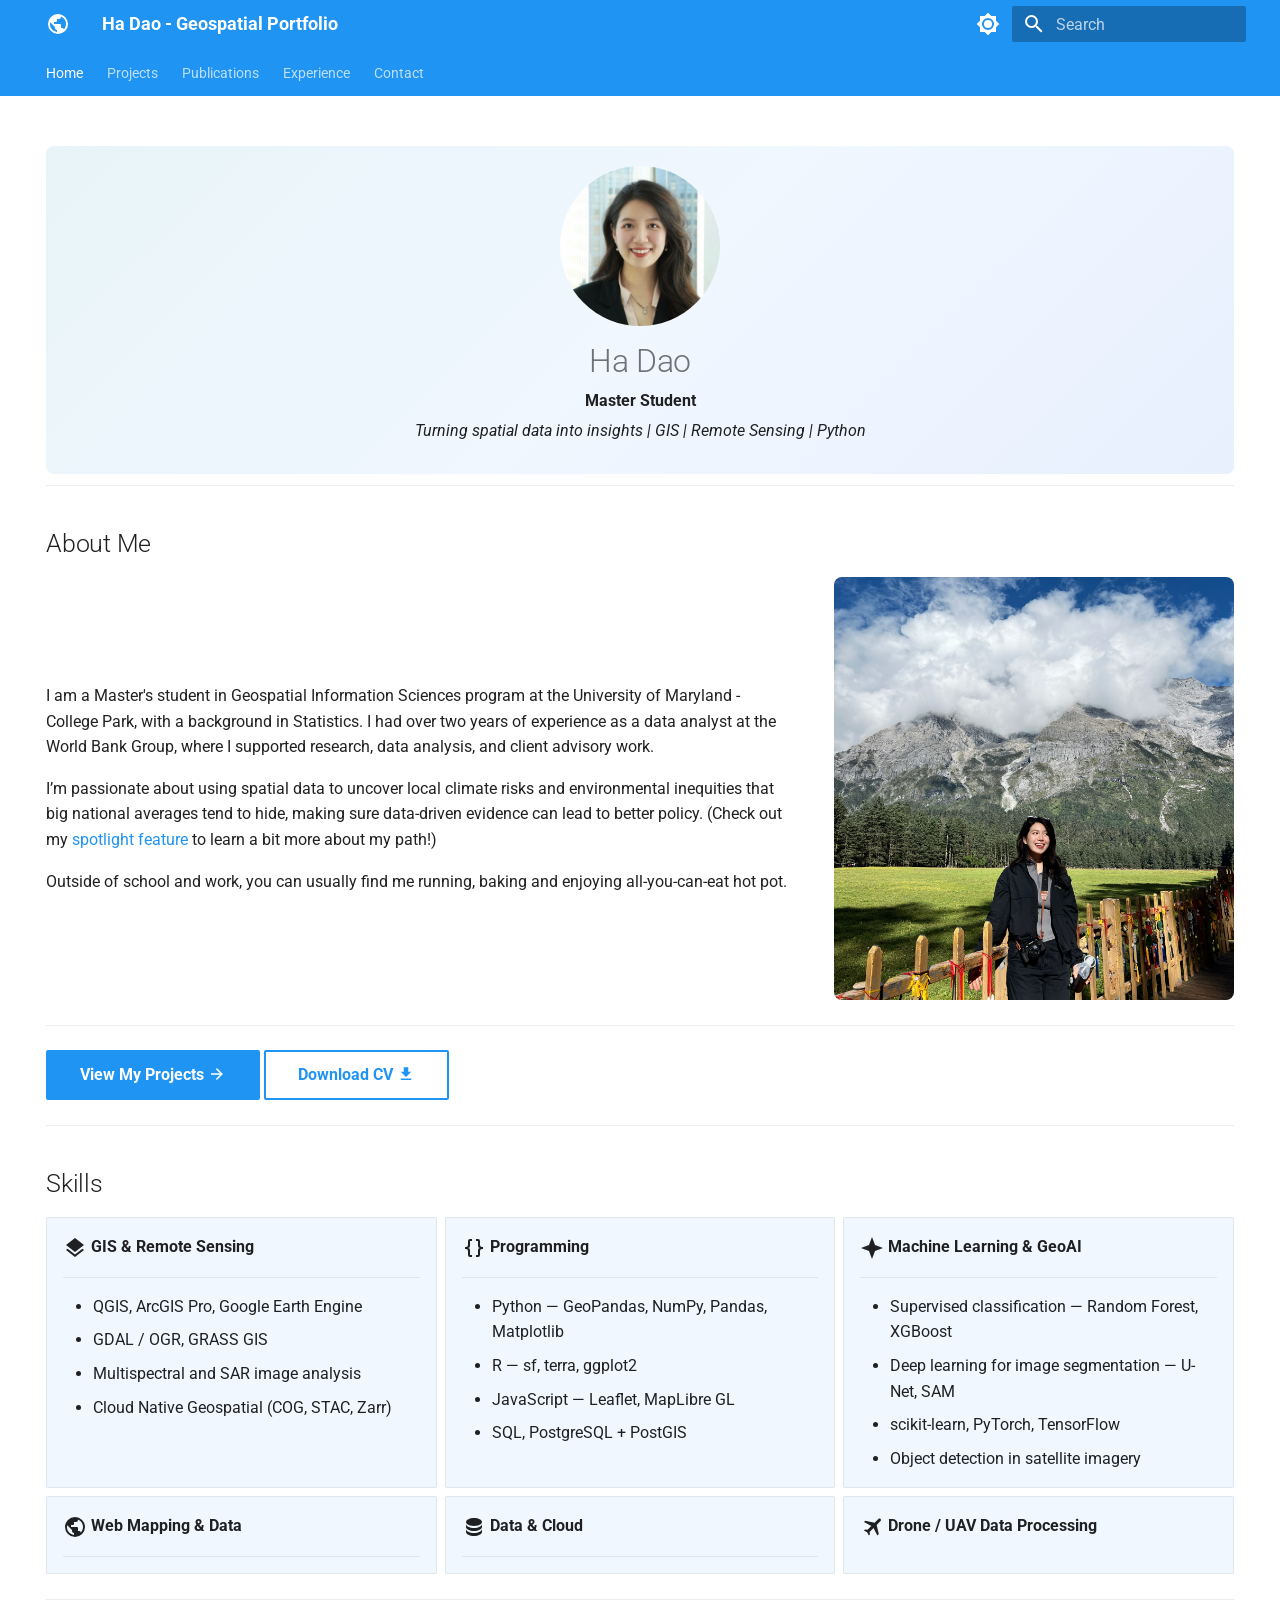
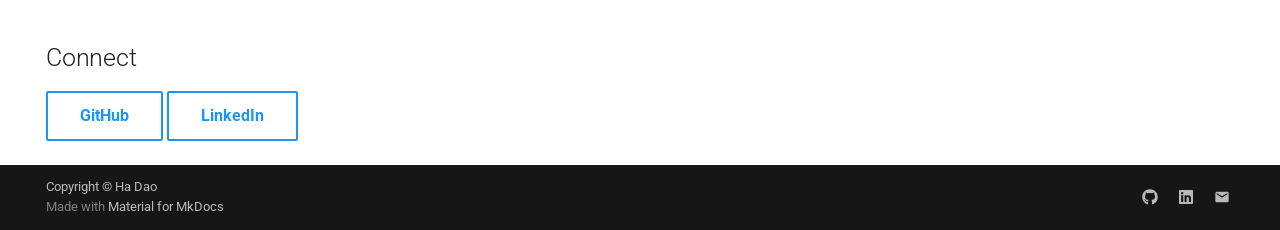
<file: index.html>
<!doctype html>
<html lang="en" class="no-js">
  <head>
    
      <meta charset="utf-8">
      <meta name="viewport" content="width=device-width,initial-scale=1">
      
        <meta name="description" content="Ha's Portfolio — GIS, Remote Sensing, and Spatial Data Science">
      
      
        <meta name="author" content="Ha Dao">
      
      
        <link rel="canonical" href="https://ha-hdao.github.io/ha-hdao.github.io/">
      
      
      
        <link rel="next" href="projects/">
      
      
        
      
      
      <link rel="icon" href="assets/images/favicon.png">
      <meta name="generator" content="mkdocs-1.6.1, mkdocs-material-9.8.0">
    
    
      
        <title>Ha Dao - Geospatial Portfolio</title>
      
    
    
      <link rel="stylesheet" href="assets/stylesheets/main.57a0d79d.min.css">
      
        
        <link rel="stylesheet" href="assets/stylesheets/palette.fb2fffe2.min.css">
      
      


    
    
      
    
    
      
        
        
        <link rel="preconnect" href="https://fonts.gstatic.com" crossorigin>
        <link rel="stylesheet" href="https://fonts.googleapis.com/css?family=Roboto:300,300i,400,400i,700,700i%7CRoboto+Mono:400,400i,700,700i&display=fallback">
        <style>:root{--md-text-font:"Roboto";--md-code-font:"Roboto Mono"}</style>
      
    
    
      <link rel="stylesheet" href="assets/css/extra.css">
    
    <script>__md_scope=new URL(".",location),__md_hash=e=>[...e].reduce(((e,_)=>(e<<5)-e+_.charCodeAt(0)),0),__md_get=(e,_=localStorage,t=__md_scope)=>JSON.parse(_.getItem(t.pathname+"."+e)),__md_set=(e,_,t=localStorage,a=__md_scope)=>{try{t.setItem(a.pathname+"."+e,JSON.stringify(_))}catch(e){}}</script>
    
      

    
    
  </head>
  
  
    
    
      
    
    
    
    
    <body dir="ltr" data-md-color-scheme="default" data-md-color-primary="blue" data-md-color-accent="amber">
  
    
    <input class="md-toggle" data-md-toggle="drawer" type="checkbox" id="__drawer" autocomplete="off">
    <input class="md-toggle" data-md-toggle="search" type="checkbox" id="__search" autocomplete="off">
    <label class="md-overlay" for="__drawer"></label>
    <div data-md-component="skip">
      
        
        <a href="#about-me" class="md-skip">
          Skip to content
        </a>
      
    </div>
    <div data-md-component="announce">
      
    </div>
    
    
      

<header class="md-header" data-md-component="header">
  <nav class="md-header__inner md-grid" aria-label="Header">
    <a href="." title="Ha Dao - Geospatial Portfolio" class="md-header__button md-logo" aria-label="Ha Dao - Geospatial Portfolio" data-md-component="logo">
      
  
  <svg xmlns="http://www.w3.org/2000/svg" viewBox="0 0 24 24"><path d="M17.9 17.39c-.26-.8-1.01-1.39-1.9-1.39h-1v-3a1 1 0 0 0-1-1H8v-2h2a1 1 0 0 0 1-1V7h2a2 2 0 0 0 2-2v-.41a7.984 7.984 0 0 1 2.9 12.8M11 19.93c-3.95-.49-7-3.85-7-7.93 0-.62.08-1.22.21-1.79L9 15v1a2 2 0 0 0 2 2m1-16A10 10 0 0 0 2 12a10 10 0 0 0 10 10 10 10 0 0 0 10-10A10 10 0 0 0 12 2"/></svg>

    </a>
    <label class="md-header__button md-icon" for="__drawer">
      
      <svg xmlns="http://www.w3.org/2000/svg" viewBox="0 0 24 24"><path d="M3 6h18v2H3zm0 5h18v2H3zm0 5h18v2H3z"/></svg>
    </label>
    <div class="md-header__title" data-md-component="header-title">
      <div class="md-header__ellipsis">
        <div class="md-header__topic">
          <span class="md-ellipsis">
            Ha Dao - Geospatial Portfolio
          </span>
        </div>
        <div class="md-header__topic" data-md-component="header-topic">
          <span class="md-ellipsis">
            
              Home
            
          </span>
        </div>
      </div>
    </div>
    
      
        <form class="md-header__option" data-md-component="palette">
  
    
    
    
    <input class="md-option" data-md-color-media="" data-md-color-scheme="default" data-md-color-primary="blue" data-md-color-accent="amber"  aria-label="Switch to dark mode"  type="radio" name="__palette" id="__palette_0">
    
      <label class="md-header__button md-icon" title="Switch to dark mode" for="__palette_1" hidden>
        <svg xmlns="http://www.w3.org/2000/svg" viewBox="0 0 24 24"><path d="M12 8a4 4 0 0 0-4 4 4 4 0 0 0 4 4 4 4 0 0 0 4-4 4 4 0 0 0-4-4m0 10a6 6 0 0 1-6-6 6 6 0 0 1 6-6 6 6 0 0 1 6 6 6 6 0 0 1-6 6m8-9.31V4h-4.69L12 .69 8.69 4H4v4.69L.69 12 4 15.31V20h4.69L12 23.31 15.31 20H20v-4.69L23.31 12z"/></svg>
      </label>
    
  
    
    
    
    <input class="md-option" data-md-color-media="" data-md-color-scheme="slate" data-md-color-primary="indigo" data-md-color-accent="blue"  aria-label="Switch to light mode"  type="radio" name="__palette" id="__palette_1">
    
      <label class="md-header__button md-icon" title="Switch to light mode" for="__palette_0" hidden>
        <svg xmlns="http://www.w3.org/2000/svg" viewBox="0 0 24 24"><path d="M12 18c-.89 0-1.74-.2-2.5-.55C11.56 16.5 13 14.42 13 12s-1.44-4.5-3.5-5.45C10.26 6.2 11.11 6 12 6a6 6 0 0 1 6 6 6 6 0 0 1-6 6m8-9.31V4h-4.69L12 .69 8.69 4H4v4.69L.69 12 4 15.31V20h4.69L12 23.31 15.31 20H20v-4.69L23.31 12z"/></svg>
      </label>
    
  
</form>
      
    
    
      <script>var palette=__md_get("__palette");if(palette&&palette.color){if("(prefers-color-scheme)"===palette.color.media){var media=matchMedia("(prefers-color-scheme: light)"),input=document.querySelector(media.matches?"[data-md-color-media='(prefers-color-scheme: light)']":"[data-md-color-media='(prefers-color-scheme: dark)']");palette.color.media=input.getAttribute("data-md-color-media"),palette.color.scheme=input.getAttribute("data-md-color-scheme"),palette.color.primary=input.getAttribute("data-md-color-primary"),palette.color.accent=input.getAttribute("data-md-color-accent")}for(var[key,value]of Object.entries(palette.color))document.body.setAttribute("data-md-color-"+key,value)}</script>
    
    
    
      
      
        <label class="md-header__button md-icon" for="__search">
          
          <svg xmlns="http://www.w3.org/2000/svg" viewBox="0 0 24 24"><path d="M9.5 3A6.5 6.5 0 0 1 16 9.5c0 1.61-.59 3.09-1.56 4.23l.27.27h.79l5 5-1.5 1.5-5-5v-.79l-.27-.27A6.52 6.52 0 0 1 9.5 16 6.5 6.5 0 0 1 3 9.5 6.5 6.5 0 0 1 9.5 3m0 2C7 5 5 7 5 9.5S7 14 9.5 14 14 12 14 9.5 12 5 9.5 5"/></svg>
        </label>
        <div class="md-search" data-md-component="search" role="dialog">
  <label class="md-search__overlay" for="__search"></label>
  <div class="md-search__inner" role="search">
    <form class="md-search__form" name="search">
      <input type="text" class="md-search__input" name="query" aria-label="Search" placeholder="Search" autocapitalize="off" autocorrect="off" autocomplete="off" spellcheck="false" data-md-component="search-query" required>
      <label class="md-search__icon md-icon" for="__search">
        
        <svg xmlns="http://www.w3.org/2000/svg" viewBox="0 0 24 24"><path d="M9.5 3A6.5 6.5 0 0 1 16 9.5c0 1.61-.59 3.09-1.56 4.23l.27.27h.79l5 5-1.5 1.5-5-5v-.79l-.27-.27A6.52 6.52 0 0 1 9.5 16 6.5 6.5 0 0 1 3 9.5 6.5 6.5 0 0 1 9.5 3m0 2C7 5 5 7 5 9.5S7 14 9.5 14 14 12 14 9.5 12 5 9.5 5"/></svg>
        
        <svg xmlns="http://www.w3.org/2000/svg" viewBox="0 0 24 24"><path d="M20 11v2H8l5.5 5.5-1.42 1.42L4.16 12l7.92-7.92L13.5 5.5 8 11z"/></svg>
      </label>
      <nav class="md-search__options" aria-label="Search">
        
        <button type="reset" class="md-search__icon md-icon" title="Clear" aria-label="Clear" tabindex="-1">
          
          <svg xmlns="http://www.w3.org/2000/svg" viewBox="0 0 24 24"><path d="M19 6.41 17.59 5 12 10.59 6.41 5 5 6.41 10.59 12 5 17.59 6.41 19 12 13.41 17.59 19 19 17.59 13.41 12z"/></svg>
        </button>
      </nav>
      
    </form>
    <div class="md-search__output">
      <div class="md-search__scrollwrap" tabindex="0" data-md-scrollfix>
        <div class="md-search-result" data-md-component="search-result">
          <div class="md-search-result__meta">
            Initializing search
          </div>
          <ol class="md-search-result__list" role="presentation"></ol>
        </div>
      </div>
    </div>
  </div>
</div>
      
    
    
  </nav>
  
</header>
    
    <div class="md-container" data-md-component="container">
      
      
        
          
            
<nav class="md-tabs" aria-label="Tabs" data-md-component="tabs">
  <div class="md-grid">
    <ul class="md-tabs__list">
      
        
  
  
  
    
  
  
    <li class="md-tabs__item md-tabs__item--active">
      <a href="." class="md-tabs__link">
        
  
  
    
  
  Home

      </a>
    </li>
  

      
        
  
  
  
  
    
    
      <li class="md-tabs__item">
        <a href="projects/" class="md-tabs__link">
          
  
  
  Projects

        </a>
      </li>
    
  

      
        
  
  
  
  
    <li class="md-tabs__item">
      <a href="publications/" class="md-tabs__link">
        
  
  
    
  
  Publications

      </a>
    </li>
  

      
        
  
  
  
  
    <li class="md-tabs__item">
      <a href="experience/" class="md-tabs__link">
        
  
  
    
  
  Experience

      </a>
    </li>
  

      
        
  
  
  
  
    <li class="md-tabs__item">
      <a href="contact/" class="md-tabs__link">
        
  
  
    
  
  Contact

      </a>
    </li>
  

      
    </ul>
  </div>
</nav>
          
        
      
      <main class="md-main" data-md-component="main">
        <div class="md-main__inner md-grid">
          
            
              
                
              
              <div class="md-sidebar md-sidebar--primary" data-md-component="sidebar" data-md-type="navigation" hidden>
                <div class="md-sidebar__scrollwrap">
                  <div class="md-sidebar__inner">
                    


  


<nav class="md-nav md-nav--primary md-nav--lifted" aria-label="Navigation" data-md-level="0">
  <label class="md-nav__title" for="__drawer">
    <a href="." title="Ha Dao - Geospatial Portfolio" class="md-nav__button md-logo" aria-label="Ha Dao - Geospatial Portfolio" data-md-component="logo">
      
  
  <svg xmlns="http://www.w3.org/2000/svg" viewBox="0 0 24 24"><path d="M17.9 17.39c-.26-.8-1.01-1.39-1.9-1.39h-1v-3a1 1 0 0 0-1-1H8v-2h2a1 1 0 0 0 1-1V7h2a2 2 0 0 0 2-2v-.41a7.984 7.984 0 0 1 2.9 12.8M11 19.93c-3.95-.49-7-3.85-7-7.93 0-.62.08-1.22.21-1.79L9 15v1a2 2 0 0 0 2 2m1-16A10 10 0 0 0 2 12a10 10 0 0 0 10 10 10 10 0 0 0 10-10A10 10 0 0 0 12 2"/></svg>

    </a>
    Ha Dao - Geospatial Portfolio
  </label>
  
  <ul class="md-nav__list" data-md-scrollfix>
    
      
      
  
  
    
  
  
  
    <li class="md-nav__item md-nav__item--active">
      
      <input class="md-nav__toggle md-toggle" type="checkbox" id="__toc">
      
      
      
        <label class="md-nav__link md-nav__link--active" for="__toc">
          
  
  
  <span class="md-ellipsis">
    
  
    Home
  

    
  </span>
  
  

          <span class="md-nav__icon md-icon"></span>
        </label>
      
      <a href="." class="md-nav__link md-nav__link--active">
        
  
  
  <span class="md-ellipsis">
    
  
    Home
  

    
  </span>
  
  

      </a>
      
        

<nav class="md-nav md-nav--secondary" aria-label="Table of contents">
  
  
  
  
    <label class="md-nav__title" for="__toc">
      <span class="md-nav__icon md-icon"></span>
      Table of contents
    </label>
    <ul class="md-nav__list" data-md-component="toc" data-md-scrollfix>
      
        <li class="md-nav__item">
  <a href="#about-me" class="md-nav__link">
    <span class="md-ellipsis">
      
        About Me
      
    </span>
  </a>
  
</li>
      
        <li class="md-nav__item">
  <a href="#skills" class="md-nav__link">
    <span class="md-ellipsis">
      
        Skills
      
    </span>
  </a>
  
</li>
      
        <li class="md-nav__item">
  <a href="#connect" class="md-nav__link">
    <span class="md-ellipsis">
      
        Connect
      
    </span>
  </a>
  
</li>
      
    </ul>
  
</nav>
      
    </li>
  

    
      
      
  
  
  
  
    
    
    
    
      
      
    
    
    <li class="md-nav__item md-nav__item--nested">
      
        
        
        <input class="md-nav__toggle md-toggle " type="checkbox" id="__nav_2" >
        
          
          <label class="md-nav__link" for="__nav_2" id="__nav_2_label" tabindex="0">
            
  
  
  <span class="md-ellipsis">
    
  
    Projects
  

    
  </span>
  
  

            <span class="md-nav__icon md-icon"></span>
          </label>
        
        <nav class="md-nav" data-md-level="1" aria-labelledby="__nav_2_label" aria-expanded="false">
          <label class="md-nav__title" for="__nav_2">
            <span class="md-nav__icon md-icon"></span>
            
  
    Projects
  

          </label>
          <ul class="md-nav__list" data-md-scrollfix>
            
              
                
  
  
  
  
    <li class="md-nav__item">
      <a href="projects/" class="md-nav__link">
        
  
  
  <span class="md-ellipsis">
    
  
    All Projects
  

    
  </span>
  
  

      </a>
    </li>
  

              
            
              
                
  
  
  
  
    <li class="md-nav__item">
      <a href="projects/sample-project/" class="md-nav__link">
        
  
  
  <span class="md-ellipsis">
    
  
    Sample Project
  

    
  </span>
  
  

      </a>
    </li>
  

              
            
              
                
  
  
  
  
    <li class="md-nav__item">
      <a href="projects/sample-notebook/" class="md-nav__link">
        
  
  
  <span class="md-ellipsis">
    
  
    Sample Notebook
  

    
  </span>
  
  

      </a>
    </li>
  

              
            
          </ul>
        </nav>
      
    </li>
  

    
      
      
  
  
  
  
    <li class="md-nav__item">
      <a href="publications/" class="md-nav__link">
        
  
  
  <span class="md-ellipsis">
    
  
    Publications
  

    
  </span>
  
  

      </a>
    </li>
  

    
      
      
  
  
  
  
    <li class="md-nav__item">
      <a href="experience/" class="md-nav__link">
        
  
  
  <span class="md-ellipsis">
    
  
    Experience
  

    
  </span>
  
  

      </a>
    </li>
  

    
      
      
  
  
  
  
    <li class="md-nav__item">
      <a href="contact/" class="md-nav__link">
        
  
  
  <span class="md-ellipsis">
    
  
    Contact
  

    
  </span>
  
  

      </a>
    </li>
  

    
  </ul>
</nav>
                  </div>
                </div>
              </div>
            
            
              
                
              
              <div class="md-sidebar md-sidebar--secondary" data-md-component="sidebar" data-md-type="toc" hidden>
                <div class="md-sidebar__scrollwrap">
                  <div class="md-sidebar__inner">
                    

<nav class="md-nav md-nav--secondary" aria-label="Table of contents">
  
  
  
  
    <label class="md-nav__title" for="__toc">
      <span class="md-nav__icon md-icon"></span>
      Table of contents
    </label>
    <ul class="md-nav__list" data-md-component="toc" data-md-scrollfix>
      
        <li class="md-nav__item">
  <a href="#about-me" class="md-nav__link">
    <span class="md-ellipsis">
      
        About Me
      
    </span>
  </a>
  
</li>
      
        <li class="md-nav__item">
  <a href="#skills" class="md-nav__link">
    <span class="md-ellipsis">
      
        Skills
      
    </span>
  </a>
  
</li>
      
        <li class="md-nav__item">
  <a href="#connect" class="md-nav__link">
    <span class="md-ellipsis">
      
        Connect
      
    </span>
  </a>
  
</li>
      
    </ul>
  
</nav>
                  </div>
                </div>
              </div>
            
          
          
            <div class="md-content" data-md-component="content">
              
              <article class="md-content__inner md-typeset">
                
                  
  




<!--
CHECKLIST FOR THIS PAGE:
- [ ] Replace [YOUR NAME] with your full name (3 places)
- [ ] Replace [YOUR JOB TITLE] with your current or target role
- [ ] Replace [YOUR TAGLINE] with a short phrase describing your focus
- [ ] Rewrite the About Me paragraph with your own words
- [ ] Replace assets/images/profile.png with your actual photo (keep the filename or update it below)
- [ ] Replace assets/images/about.png with your own image (a field photo, map, or workspace shot)
- [ ] Edit the skill cards to match your actual skills (add, remove, or rename cards as needed)
- [ ] Update GitHub and LinkedIn links in the Connect section
- [ ] Add your CV PDF to docs/assets/ and update the filename in the Download CV button
-->

<div class="hero">
  <img src="assets/images/profile.png" alt="Ha Dao" class="profile-photo">
  <h1>Ha Dao</h1>
  <p><strong>Master Student</strong></p>
  <p><em>Turning spatial data into insights | GIS | Remote Sensing | Python</em></p>
</div>

<hr />
<h2 id="about-me">About Me</h2>
<div class="about-section">
<div class="about-text">
<p>I am a Master's student in Geospatial Information Sciences program at the University of Maryland - College Park, with a background in Statistics. I had over two years of experience as a data analyst at the World Bank Group, where I supported research, data analysis, and client advisory work. </p>
<p>I’m passionate about using spatial data to uncover local climate risks and environmental inequities that big national averages tend to hide, making sure data-driven evidence can lead to better policy. (Check out my <a href="https://www.worldbank.org/en/news/feature/2026/03/06/meet-ha-dao-treasury-junior-analyst-24"> spotlight feature</a> to learn a bit more about my path!)</p>
<p>Outside of school and work, you can usually find me running, baking and enjoying all-you-can-eat hot pot.</p>
</div>
<div class="about-image">
  <img src="assets/images/about.png" alt="About">
</div>
</div>
<hr />
<p><a class="md-button md-button--primary" href="projects/">View My Projects <span class="twemoji"><svg xmlns="http://www.w3.org/2000/svg" viewBox="0 0 24 24"><path d="M4 11v2h12l-5.5 5.5 1.42 1.42L19.84 12l-7.92-7.92L10.5 5.5 16 11z"/></svg></span></a>
<a class="md-button" href="assets/Ha_Dao_Resume_UMD_Oct.pdf">Download CV <span class="twemoji"><svg xmlns="http://www.w3.org/2000/svg" viewBox="0 0 24 24"><path d="M5 20h14v-2H5m14-9h-4V3H9v6H5l7 7z"/></svg></span></a></p>
<hr />
<h2 id="skills">Skills</h2>
<div class="grid cards">
<ul>
<li>
<p><span class="twemoji lg middle"><svg xmlns="http://www.w3.org/2000/svg" viewBox="0 0 24 24"><path d="m12 16 7.36-5.73L21 9l-9-7-9 7 1.63 1.27M12 18.54l-7.38-5.73L3 14.07l9 7 9-7-1.63-1.27z"/></svg></span> <strong>GIS &amp; Remote Sensing</strong></p>
<hr />
<ul>
<li>QGIS, ArcGIS Pro, Google Earth Engine</li>
<li>GDAL / OGR, GRASS GIS</li>
<li>Multispectral and SAR image analysis</li>
<li>Cloud Native Geospatial (COG, STAC, Zarr)</li>
</ul>
</li>
<li>
<p><span class="twemoji lg middle"><svg xmlns="http://www.w3.org/2000/svg" viewBox="0 0 24 24"><path d="M8 3a2 2 0 0 0-2 2v4a2 2 0 0 1-2 2H3v2h1a2 2 0 0 1 2 2v4a2 2 0 0 0 2 2h2v-2H8v-5a2 2 0 0 0-2-2 2 2 0 0 0 2-2V5h2V3m6 0a2 2 0 0 1 2 2v4a2 2 0 0 0 2 2h1v2h-1a2 2 0 0 0-2 2v4a2 2 0 0 1-2 2h-2v-2h2v-5a2 2 0 0 1 2-2 2 2 0 0 1-2-2V5h-2V3z"/></svg></span> <strong>Programming</strong></p>
<hr />
<ul>
<li>Python — GeoPandas, NumPy, Pandas, Matplotlib</li>
<li>R — sf, terra, ggplot2</li>
<li>JavaScript — Leaflet, MapLibre GL</li>
<li>SQL, PostgreSQL + PostGIS</li>
</ul>
</li>
<li>
<p><span class="twemoji lg middle"><svg xmlns="http://www.w3.org/2000/svg" viewBox="0 0 24 24"><path d="M12 1 9 9l-8 3 8 3 3 8 3-8 8-3-8-3z"/></svg></span> <strong>Machine Learning &amp; GeoAI</strong></p>
<hr />
<ul>
<li>Supervised classification — Random Forest, XGBoost</li>
<li>Deep learning for image segmentation — U-Net, SAM</li>
<li>scikit-learn, PyTorch, TensorFlow</li>
<li>Object detection in satellite imagery</li>
</ul>
</li>
<li>
<p><span class="twemoji lg middle"><svg xmlns="http://www.w3.org/2000/svg" viewBox="0 0 24 24"><path d="M17.9 17.39c-.26-.8-1.01-1.39-1.9-1.39h-1v-3a1 1 0 0 0-1-1H8v-2h2a1 1 0 0 0 1-1V7h2a2 2 0 0 0 2-2v-.41a7.984 7.984 0 0 1 2.9 12.8M11 19.93c-3.95-.49-7-3.85-7-7.93 0-.62.08-1.22.21-1.79L9 15v1a2 2 0 0 0 2 2m1-16A10 10 0 0 0 2 12a10 10 0 0 0 10 10 10 10 0 0 0 10-10A10 10 0 0 0 12 2"/></svg></span> <strong>Web Mapping &amp; Data</strong></p>
<hr />
</li>
</ul>
<!-- 
    - Leaflet.js, Folium, MapLibre GL JS
    - Cloud storage — AWS S3, Google Cloud Storage
    - Data formats — GeoTIFF, GeoParquet, NetCDF
    - Streamlit for data-driven web apps -->
<ul>
<li>
<p><span class="twemoji lg middle"><svg xmlns="http://www.w3.org/2000/svg" viewBox="0 0 24 24"><path d="M12 3C7.58 3 4 4.79 4 7s3.58 4 8 4 8-1.79 8-4-3.58-4-8-4M4 9v3c0 2.21 3.58 4 8 4s8-1.79 8-4V9c0 2.21-3.58 4-8 4s-8-1.79-8-4m0 5v3c0 2.21 3.58 4 8 4s8-1.79 8-4v-3c0 2.21-3.58 4-8 4s-8-1.79-8-4"/></svg></span> <strong>Data &amp; Cloud</strong></p>
<hr />
</li>
</ul>
<!-- 
    - PostgreSQL + PostGIS
    - Cloud storage: AWS S3, Google Cloud Storage
    - Data formats: GeoJSON, GeoTIFF, NetCDF, Zarr, GeoParquet -->
<ul>
<li>
<p><span class="twemoji lg middle"><svg xmlns="http://www.w3.org/2000/svg" viewBox="0 0 24 24"><path d="M20.56 3.91c.59.59.59 1.54 0 2.12l-3.89 3.89 2.12 9.19-1.41 1.42-3.88-7.43L9.6 17l.36 2.47-1.07 1.06-1.76-3.18-3.19-1.77L5 14.5l2.5.37L11.37 11 3.94 7.09l1.42-1.41 9.19 2.12 3.89-3.89c.56-.58 1.56-.58 2.12 0"/></svg></span> <strong>Drone / UAV Data Processing</strong></p>
<!-- - Mission planning and flight operations
- Photogrammetry: Agisoft Metashape, OpenDroneMap
- Point cloud processing: CloudCompare, PDAL -->
</li>
</ul>
</div>
<hr />
<h2 id="connect">Connect</h2>
<p><a class="md-button" href="https://github.com/ha-hdao">GitHub</a>
<a class="md-button" href="https://www.linkedin.com/in/ha-dao-301919220/?skipRedirect=true">LinkedIn</a></p>







  
  




  



                
              </article>
            </div>
          
          
<script>var target=document.getElementById(location.hash.slice(1));target&&target.name&&(target.checked=target.name.startsWith("__tabbed_"))</script>
        </div>
        
          <button type="button" class="md-top md-icon" data-md-component="top" hidden>
  
  <svg xmlns="http://www.w3.org/2000/svg" viewBox="0 0 24 24"><path d="M13 20h-2V8l-5.5 5.5-1.42-1.42L12 4.16l7.92 7.92-1.42 1.42L13 8z"/></svg>
  Back to top
</button>
        
      </main>
      
        <footer class="md-footer">
  
  <div class="md-footer-meta md-typeset">
    <div class="md-footer-meta__inner md-grid">
      <div class="md-copyright">
  
    <div class="md-copyright__highlight">
      Copyright &copy; Ha Dao
    </div>
  
  
    Made with
    <a href="https://squidfunk.github.io/mkdocs-material/" target="_blank" rel="noopener">
      Material for MkDocs
    </a>
  
</div>
      
        
<div class="md-social">
  
    
    
    
    
      
      
    
    <a href="https://github.com/ha-hdao" target="_blank" rel="noopener" title="github.com" class="md-social__link">
      <svg xmlns="http://www.w3.org/2000/svg" viewBox="0 0 512 512"><!--! Font Awesome Free 7.1.0 by @fontawesome - https://fontawesome.com License - https://fontawesome.com/license/free (Icons: CC BY 4.0, Fonts: SIL OFL 1.1, Code: MIT License) Copyright 2025 Fonticons, Inc.--><path d="M173.9 397.4c0 2-2.3 3.6-5.2 3.6-3.3.3-5.6-1.3-5.6-3.6 0-2 2.3-3.6 5.2-3.6 3-.3 5.6 1.3 5.6 3.6m-31.1-4.5c-.7 2 1.3 4.3 4.3 4.9 2.6 1 5.6 0 6.2-2s-1.3-4.3-4.3-5.2c-2.6-.7-5.5.3-6.2 2.3m44.2-1.7c-2.9.7-4.9 2.6-4.6 4.9.3 2 2.9 3.3 5.9 2.6 2.9-.7 4.9-2.6 4.6-4.6-.3-1.9-3-3.2-5.9-2.9M252.8 8C114.1 8 8 113.3 8 252c0 110.9 69.8 205.8 169.5 239.2 12.8 2.3 17.3-5.6 17.3-12.1 0-6.2-.3-40.4-.3-61.4 0 0-70 15-84.7-29.8 0 0-11.4-29.1-27.8-36.6 0 0-22.9-15.7 1.6-15.4 0 0 24.9 2 38.6 25.8 21.9 38.6 58.6 27.5 72.9 20.9 2.3-16 8.8-27.1 16-33.7-55.9-6.2-112.3-14.3-112.3-110.5 0-27.5 7.6-41.3 23.6-58.9-2.6-6.5-11.1-33.3 2.6-67.9 20.9-6.5 69 27 69 27 20-5.6 41.5-8.5 62.8-8.5s42.8 2.9 62.8 8.5c0 0 48.1-33.6 69-27 13.7 34.7 5.2 61.4 2.6 67.9 16 17.7 25.8 31.5 25.8 58.9 0 96.5-58.9 104.2-114.8 110.5 9.2 7.9 17 22.9 17 46.4 0 33.7-.3 75.4-.3 83.6 0 6.5 4.6 14.4 17.3 12.1C436.2 457.8 504 362.9 504 252 504 113.3 391.5 8 252.8 8M105.2 352.9c-1.3 1-1 3.3.7 5.2 1.6 1.6 3.9 2.3 5.2 1 1.3-1 1-3.3-.7-5.2-1.6-1.6-3.9-2.3-5.2-1m-10.8-8.1c-.7 1.3.3 2.9 2.3 3.9 1.6 1 3.6.7 4.3-.7.7-1.3-.3-2.9-2.3-3.9-2-.6-3.6-.3-4.3.7m32.4 35.6c-1.6 1.3-1 4.3 1.3 6.2 2.3 2.3 5.2 2.6 6.5 1 1.3-1.3.7-4.3-1.3-6.2-2.2-2.3-5.2-2.6-6.5-1m-11.4-14.7c-1.6 1-1.6 3.6 0 5.9s4.3 3.3 5.6 2.3c1.6-1.3 1.6-3.9 0-6.2-1.4-2.3-4-3.3-5.6-2"/></svg>
    </a>
  
    
    
    
    
      
      
    
    <a href="https://www.linkedin.com/in/ha-dao-301919220/" target="_blank" rel="noopener" title="www.linkedin.com" class="md-social__link">
      <svg xmlns="http://www.w3.org/2000/svg" viewBox="0 0 448 512"><!--! Font Awesome Free 7.1.0 by @fontawesome - https://fontawesome.com License - https://fontawesome.com/license/free (Icons: CC BY 4.0, Fonts: SIL OFL 1.1, Code: MIT License) Copyright 2025 Fonticons, Inc.--><path d="M416 32H31.9C14.3 32 0 46.5 0 64.3v383.4C0 465.5 14.3 480 31.9 480H416c17.6 0 32-14.5 32-32.3V64.3c0-17.8-14.4-32.3-32-32.3M135.4 416H69V202.2h66.5V416zM102.2 96a38.5 38.5 0 1 1 0 77 38.5 38.5 0 1 1 0-77m282.1 320h-66.4V312c0-24.8-.5-56.7-34.5-56.7-34.6 0-39.9 27-39.9 54.9V416h-66.4V202.2h63.7v29.2h.9c8.9-16.8 30.6-34.5 62.9-34.5 67.2 0 79.7 44.3 79.7 101.9z"/></svg>
    </a>
  
    
    
    
    
    <a href="mailto:hvandao@umd.edu" target="_blank" rel="noopener" title="" class="md-social__link">
      <svg xmlns="http://www.w3.org/2000/svg" viewBox="0 0 24 24"><path d="m20 8-8 5-8-5V6l8 5 8-5m0-2H4c-1.11 0-2 .89-2 2v12a2 2 0 0 0 2 2h16a2 2 0 0 0 2-2V6a2 2 0 0 0-2-2"/></svg>
    </a>
  
</div>
      
    </div>
  </div>
</footer>
      
    </div>
    <div class="md-dialog" data-md-component="dialog">
      <div class="md-dialog__inner md-typeset"></div>
    </div>
    
    
    
      
      
      <script id="__config" type="application/json">{"annotate": null, "base": ".", "features": ["navigation.tabs", "navigation.top", "content.code.copy"], "search": "assets/javascripts/workers/search.a7633da7.min.js", "tags": null, "translations": {"clipboard.copied": "Copied to clipboard", "clipboard.copy": "Copy to clipboard", "search.result.more.one": "1 more on this page", "search.result.more.other": "# more on this page", "search.result.none": "No matching documents", "search.result.one": "1 matching document", "search.result.other": "# matching documents", "search.result.placeholder": "Type to start searching", "search.result.term.missing": "Missing", "select.version": "Select version"}, "version": null}</script>
    
    
      <script src="assets/javascripts/bundle.c21346df.min.js"></script>
      
    
  </body>
</html>
</file>
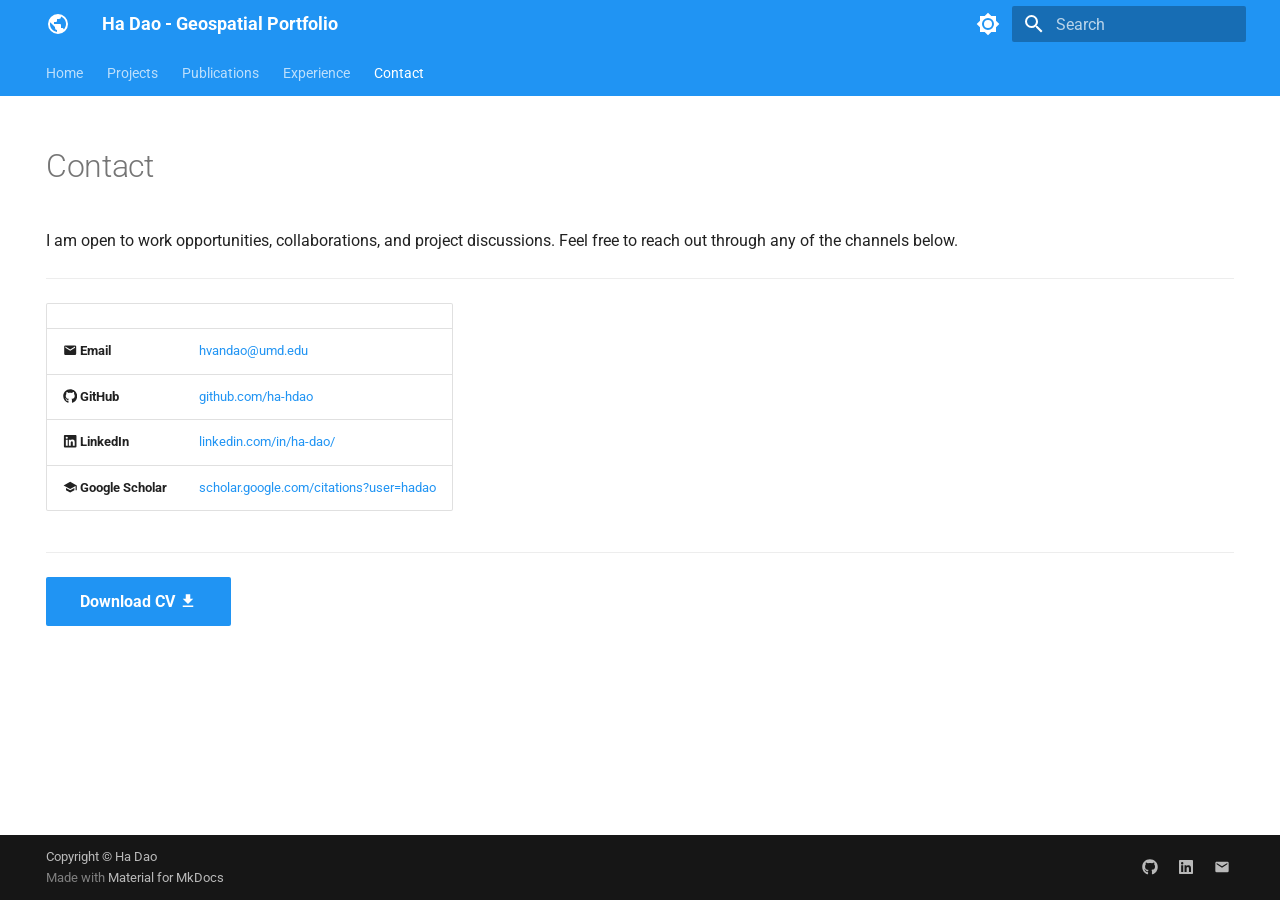
<file: contact/index.html>
<!doctype html>
<html lang="en" class="no-js">
  <head>
    
      <meta charset="utf-8">
      <meta name="viewport" content="width=device-width,initial-scale=1">
      
        <meta name="description" content="Ha's Portfolio — GIS, Remote Sensing, and Spatial Data Science">
      
      
        <meta name="author" content="Ha Dao">
      
      
        <link rel="canonical" href="https://ha-hdao.github.io/ha-hdao.github.io/contact/">
      
      
        <link rel="prev" href="../experience/">
      
      
      
        
      
      
      <link rel="icon" href="../assets/images/favicon.png">
      <meta name="generator" content="mkdocs-1.6.1, mkdocs-material-9.8.0">
    
    
      
        <title>Contact - Ha Dao - Geospatial Portfolio</title>
      
    
    
      <link rel="stylesheet" href="../assets/stylesheets/main.57a0d79d.min.css">
      
        
        <link rel="stylesheet" href="../assets/stylesheets/palette.fb2fffe2.min.css">
      
      


    
    
      
    
    
      
        
        
        <link rel="preconnect" href="https://fonts.gstatic.com" crossorigin>
        <link rel="stylesheet" href="https://fonts.googleapis.com/css?family=Roboto:300,300i,400,400i,700,700i%7CRoboto+Mono:400,400i,700,700i&display=fallback">
        <style>:root{--md-text-font:"Roboto";--md-code-font:"Roboto Mono"}</style>
      
    
    
      <link rel="stylesheet" href="../assets/css/extra.css">
    
    <script>__md_scope=new URL("..",location),__md_hash=e=>[...e].reduce(((e,_)=>(e<<5)-e+_.charCodeAt(0)),0),__md_get=(e,_=localStorage,t=__md_scope)=>JSON.parse(_.getItem(t.pathname+"."+e)),__md_set=(e,_,t=localStorage,a=__md_scope)=>{try{t.setItem(a.pathname+"."+e,JSON.stringify(_))}catch(e){}}</script>
    
      

    
    
  </head>
  
  
    
    
      
    
    
    
    
    <body dir="ltr" data-md-color-scheme="default" data-md-color-primary="blue" data-md-color-accent="amber">
  
    
    <input class="md-toggle" data-md-toggle="drawer" type="checkbox" id="__drawer" autocomplete="off">
    <input class="md-toggle" data-md-toggle="search" type="checkbox" id="__search" autocomplete="off">
    <label class="md-overlay" for="__drawer"></label>
    <div data-md-component="skip">
      
        
        <a href="#contact" class="md-skip">
          Skip to content
        </a>
      
    </div>
    <div data-md-component="announce">
      
    </div>
    
    
      

<header class="md-header" data-md-component="header">
  <nav class="md-header__inner md-grid" aria-label="Header">
    <a href=".." title="Ha Dao - Geospatial Portfolio" class="md-header__button md-logo" aria-label="Ha Dao - Geospatial Portfolio" data-md-component="logo">
      
  
  <svg xmlns="http://www.w3.org/2000/svg" viewBox="0 0 24 24"><path d="M17.9 17.39c-.26-.8-1.01-1.39-1.9-1.39h-1v-3a1 1 0 0 0-1-1H8v-2h2a1 1 0 0 0 1-1V7h2a2 2 0 0 0 2-2v-.41a7.984 7.984 0 0 1 2.9 12.8M11 19.93c-3.95-.49-7-3.85-7-7.93 0-.62.08-1.22.21-1.79L9 15v1a2 2 0 0 0 2 2m1-16A10 10 0 0 0 2 12a10 10 0 0 0 10 10 10 10 0 0 0 10-10A10 10 0 0 0 12 2"/></svg>

    </a>
    <label class="md-header__button md-icon" for="__drawer">
      
      <svg xmlns="http://www.w3.org/2000/svg" viewBox="0 0 24 24"><path d="M3 6h18v2H3zm0 5h18v2H3zm0 5h18v2H3z"/></svg>
    </label>
    <div class="md-header__title" data-md-component="header-title">
      <div class="md-header__ellipsis">
        <div class="md-header__topic">
          <span class="md-ellipsis">
            Ha Dao - Geospatial Portfolio
          </span>
        </div>
        <div class="md-header__topic" data-md-component="header-topic">
          <span class="md-ellipsis">
            
              Contact
            
          </span>
        </div>
      </div>
    </div>
    
      
        <form class="md-header__option" data-md-component="palette">
  
    
    
    
    <input class="md-option" data-md-color-media="" data-md-color-scheme="default" data-md-color-primary="blue" data-md-color-accent="amber"  aria-label="Switch to dark mode"  type="radio" name="__palette" id="__palette_0">
    
      <label class="md-header__button md-icon" title="Switch to dark mode" for="__palette_1" hidden>
        <svg xmlns="http://www.w3.org/2000/svg" viewBox="0 0 24 24"><path d="M12 8a4 4 0 0 0-4 4 4 4 0 0 0 4 4 4 4 0 0 0 4-4 4 4 0 0 0-4-4m0 10a6 6 0 0 1-6-6 6 6 0 0 1 6-6 6 6 0 0 1 6 6 6 6 0 0 1-6 6m8-9.31V4h-4.69L12 .69 8.69 4H4v4.69L.69 12 4 15.31V20h4.69L12 23.31 15.31 20H20v-4.69L23.31 12z"/></svg>
      </label>
    
  
    
    
    
    <input class="md-option" data-md-color-media="" data-md-color-scheme="slate" data-md-color-primary="indigo" data-md-color-accent="blue"  aria-label="Switch to light mode"  type="radio" name="__palette" id="__palette_1">
    
      <label class="md-header__button md-icon" title="Switch to light mode" for="__palette_0" hidden>
        <svg xmlns="http://www.w3.org/2000/svg" viewBox="0 0 24 24"><path d="M12 18c-.89 0-1.74-.2-2.5-.55C11.56 16.5 13 14.42 13 12s-1.44-4.5-3.5-5.45C10.26 6.2 11.11 6 12 6a6 6 0 0 1 6 6 6 6 0 0 1-6 6m8-9.31V4h-4.69L12 .69 8.69 4H4v4.69L.69 12 4 15.31V20h4.69L12 23.31 15.31 20H20v-4.69L23.31 12z"/></svg>
      </label>
    
  
</form>
      
    
    
      <script>var palette=__md_get("__palette");if(palette&&palette.color){if("(prefers-color-scheme)"===palette.color.media){var media=matchMedia("(prefers-color-scheme: light)"),input=document.querySelector(media.matches?"[data-md-color-media='(prefers-color-scheme: light)']":"[data-md-color-media='(prefers-color-scheme: dark)']");palette.color.media=input.getAttribute("data-md-color-media"),palette.color.scheme=input.getAttribute("data-md-color-scheme"),palette.color.primary=input.getAttribute("data-md-color-primary"),palette.color.accent=input.getAttribute("data-md-color-accent")}for(var[key,value]of Object.entries(palette.color))document.body.setAttribute("data-md-color-"+key,value)}</script>
    
    
    
      
      
        <label class="md-header__button md-icon" for="__search">
          
          <svg xmlns="http://www.w3.org/2000/svg" viewBox="0 0 24 24"><path d="M9.5 3A6.5 6.5 0 0 1 16 9.5c0 1.61-.59 3.09-1.56 4.23l.27.27h.79l5 5-1.5 1.5-5-5v-.79l-.27-.27A6.52 6.52 0 0 1 9.5 16 6.5 6.5 0 0 1 3 9.5 6.5 6.5 0 0 1 9.5 3m0 2C7 5 5 7 5 9.5S7 14 9.5 14 14 12 14 9.5 12 5 9.5 5"/></svg>
        </label>
        <div class="md-search" data-md-component="search" role="dialog">
  <label class="md-search__overlay" for="__search"></label>
  <div class="md-search__inner" role="search">
    <form class="md-search__form" name="search">
      <input type="text" class="md-search__input" name="query" aria-label="Search" placeholder="Search" autocapitalize="off" autocorrect="off" autocomplete="off" spellcheck="false" data-md-component="search-query" required>
      <label class="md-search__icon md-icon" for="__search">
        
        <svg xmlns="http://www.w3.org/2000/svg" viewBox="0 0 24 24"><path d="M9.5 3A6.5 6.5 0 0 1 16 9.5c0 1.61-.59 3.09-1.56 4.23l.27.27h.79l5 5-1.5 1.5-5-5v-.79l-.27-.27A6.52 6.52 0 0 1 9.5 16 6.5 6.5 0 0 1 3 9.5 6.5 6.5 0 0 1 9.5 3m0 2C7 5 5 7 5 9.5S7 14 9.5 14 14 12 14 9.5 12 5 9.5 5"/></svg>
        
        <svg xmlns="http://www.w3.org/2000/svg" viewBox="0 0 24 24"><path d="M20 11v2H8l5.5 5.5-1.42 1.42L4.16 12l7.92-7.92L13.5 5.5 8 11z"/></svg>
      </label>
      <nav class="md-search__options" aria-label="Search">
        
        <button type="reset" class="md-search__icon md-icon" title="Clear" aria-label="Clear" tabindex="-1">
          
          <svg xmlns="http://www.w3.org/2000/svg" viewBox="0 0 24 24"><path d="M19 6.41 17.59 5 12 10.59 6.41 5 5 6.41 10.59 12 5 17.59 6.41 19 12 13.41 17.59 19 19 17.59 13.41 12z"/></svg>
        </button>
      </nav>
      
    </form>
    <div class="md-search__output">
      <div class="md-search__scrollwrap" tabindex="0" data-md-scrollfix>
        <div class="md-search-result" data-md-component="search-result">
          <div class="md-search-result__meta">
            Initializing search
          </div>
          <ol class="md-search-result__list" role="presentation"></ol>
        </div>
      </div>
    </div>
  </div>
</div>
      
    
    
  </nav>
  
</header>
    
    <div class="md-container" data-md-component="container">
      
      
        
          
            
<nav class="md-tabs" aria-label="Tabs" data-md-component="tabs">
  <div class="md-grid">
    <ul class="md-tabs__list">
      
        
  
  
  
  
    <li class="md-tabs__item">
      <a href=".." class="md-tabs__link">
        
  
  
    
  
  Home

      </a>
    </li>
  

      
        
  
  
  
  
    
    
      <li class="md-tabs__item">
        <a href="../projects/" class="md-tabs__link">
          
  
  
  Projects

        </a>
      </li>
    
  

      
        
  
  
  
  
    <li class="md-tabs__item">
      <a href="../publications/" class="md-tabs__link">
        
  
  
    
  
  Publications

      </a>
    </li>
  

      
        
  
  
  
  
    <li class="md-tabs__item">
      <a href="../experience/" class="md-tabs__link">
        
  
  
    
  
  Experience

      </a>
    </li>
  

      
        
  
  
  
    
  
  
    <li class="md-tabs__item md-tabs__item--active">
      <a href="./" class="md-tabs__link">
        
  
  
    
  
  Contact

      </a>
    </li>
  

      
    </ul>
  </div>
</nav>
          
        
      
      <main class="md-main" data-md-component="main">
        <div class="md-main__inner md-grid">
          
            
              
                
              
              <div class="md-sidebar md-sidebar--primary" data-md-component="sidebar" data-md-type="navigation" hidden>
                <div class="md-sidebar__scrollwrap">
                  <div class="md-sidebar__inner">
                    


  


<nav class="md-nav md-nav--primary md-nav--lifted" aria-label="Navigation" data-md-level="0">
  <label class="md-nav__title" for="__drawer">
    <a href=".." title="Ha Dao - Geospatial Portfolio" class="md-nav__button md-logo" aria-label="Ha Dao - Geospatial Portfolio" data-md-component="logo">
      
  
  <svg xmlns="http://www.w3.org/2000/svg" viewBox="0 0 24 24"><path d="M17.9 17.39c-.26-.8-1.01-1.39-1.9-1.39h-1v-3a1 1 0 0 0-1-1H8v-2h2a1 1 0 0 0 1-1V7h2a2 2 0 0 0 2-2v-.41a7.984 7.984 0 0 1 2.9 12.8M11 19.93c-3.95-.49-7-3.85-7-7.93 0-.62.08-1.22.21-1.79L9 15v1a2 2 0 0 0 2 2m1-16A10 10 0 0 0 2 12a10 10 0 0 0 10 10 10 10 0 0 0 10-10A10 10 0 0 0 12 2"/></svg>

    </a>
    Ha Dao - Geospatial Portfolio
  </label>
  
  <ul class="md-nav__list" data-md-scrollfix>
    
      
      
  
  
  
  
    <li class="md-nav__item">
      <a href=".." class="md-nav__link">
        
  
  
  <span class="md-ellipsis">
    
  
    Home
  

    
  </span>
  
  

      </a>
    </li>
  

    
      
      
  
  
  
  
    
    
    
    
      
      
    
    
    <li class="md-nav__item md-nav__item--nested">
      
        
        
        <input class="md-nav__toggle md-toggle " type="checkbox" id="__nav_2" >
        
          
          <label class="md-nav__link" for="__nav_2" id="__nav_2_label" tabindex="0">
            
  
  
  <span class="md-ellipsis">
    
  
    Projects
  

    
  </span>
  
  

            <span class="md-nav__icon md-icon"></span>
          </label>
        
        <nav class="md-nav" data-md-level="1" aria-labelledby="__nav_2_label" aria-expanded="false">
          <label class="md-nav__title" for="__nav_2">
            <span class="md-nav__icon md-icon"></span>
            
  
    Projects
  

          </label>
          <ul class="md-nav__list" data-md-scrollfix>
            
              
                
  
  
  
  
    <li class="md-nav__item">
      <a href="../projects/" class="md-nav__link">
        
  
  
  <span class="md-ellipsis">
    
  
    All Projects
  

    
  </span>
  
  

      </a>
    </li>
  

              
            
              
                
  
  
  
  
    <li class="md-nav__item">
      <a href="../projects/sample-project/" class="md-nav__link">
        
  
  
  <span class="md-ellipsis">
    
  
    Sample Project
  

    
  </span>
  
  

      </a>
    </li>
  

              
            
              
                
  
  
  
  
    <li class="md-nav__item">
      <a href="../projects/sample-notebook/" class="md-nav__link">
        
  
  
  <span class="md-ellipsis">
    
  
    Sample Notebook
  

    
  </span>
  
  

      </a>
    </li>
  

              
            
          </ul>
        </nav>
      
    </li>
  

    
      
      
  
  
  
  
    <li class="md-nav__item">
      <a href="../publications/" class="md-nav__link">
        
  
  
  <span class="md-ellipsis">
    
  
    Publications
  

    
  </span>
  
  

      </a>
    </li>
  

    
      
      
  
  
  
  
    <li class="md-nav__item">
      <a href="../experience/" class="md-nav__link">
        
  
  
  <span class="md-ellipsis">
    
  
    Experience
  

    
  </span>
  
  

      </a>
    </li>
  

    
      
      
  
  
    
  
  
  
    <li class="md-nav__item md-nav__item--active">
      
      <input class="md-nav__toggle md-toggle" type="checkbox" id="__toc">
      
      
        
      
      
      <a href="./" class="md-nav__link md-nav__link--active">
        
  
  
  <span class="md-ellipsis">
    
  
    Contact
  

    
  </span>
  
  

      </a>
      
    </li>
  

    
  </ul>
</nav>
                  </div>
                </div>
              </div>
            
            
              
                
              
              <div class="md-sidebar md-sidebar--secondary" data-md-component="sidebar" data-md-type="toc" hidden>
                <div class="md-sidebar__scrollwrap">
                  <div class="md-sidebar__inner">
                    

<nav class="md-nav md-nav--secondary" aria-label="Table of contents">
  
  
  
    
  
  
</nav>
                  </div>
                </div>
              </div>
            
          
          
            <div class="md-content" data-md-component="content">
              
              <article class="md-content__inner md-typeset">
                
                  
  




<!--
CHECKLIST FOR THIS PAGE:
- [ ] Replace [YOUR-EMAIL-ADDRESS] with your actual email
- [ ] Replace [YOUR-GITHUB-USERNAME] with your GitHub username
- [ ] Replace [YOUR-LINKEDIN-USERNAME] with your LinkedIn username
- [ ] Replace [YOUR-NAME] in the CV link with the actual filename of your PDF
- [ ] Delete the Twitter/X row if you don't use it
- [ ] Delete the ResearchGate row if not applicable
-->

<h1 id="contact">Contact</h1>
<p>I am open to work opportunities, collaborations, and project discussions.
Feel free to reach out through any of the channels below.</p>
<hr />
<table>
<thead>
<tr>
<th></th>
<th></th>
</tr>
</thead>
<tbody>
<tr>
<td><span class="twemoji"><svg xmlns="http://www.w3.org/2000/svg" viewBox="0 0 24 24"><path d="m20 8-8 5-8-5V6l8 5 8-5m0-2H4c-1.11 0-2 .89-2 2v12a2 2 0 0 0 2 2h16a2 2 0 0 0 2-2V6a2 2 0 0 0-2-2"/></svg></span> <strong>Email</strong></td>
<td><a href="mailto:hvandao@umd.edu]">hvandao@umd.edu</a></td>
</tr>
<tr>
<td><span class="twemoji"><svg xmlns="http://www.w3.org/2000/svg" viewBox="0 0 512 512"><!--! Font Awesome Free 7.1.0 by @fontawesome - https://fontawesome.com License - https://fontawesome.com/license/free (Icons: CC BY 4.0, Fonts: SIL OFL 1.1, Code: MIT License) Copyright 2025 Fonticons, Inc.--><path d="M173.9 397.4c0 2-2.3 3.6-5.2 3.6-3.3.3-5.6-1.3-5.6-3.6 0-2 2.3-3.6 5.2-3.6 3-.3 5.6 1.3 5.6 3.6m-31.1-4.5c-.7 2 1.3 4.3 4.3 4.9 2.6 1 5.6 0 6.2-2s-1.3-4.3-4.3-5.2c-2.6-.7-5.5.3-6.2 2.3m44.2-1.7c-2.9.7-4.9 2.6-4.6 4.9.3 2 2.9 3.3 5.9 2.6 2.9-.7 4.9-2.6 4.6-4.6-.3-1.9-3-3.2-5.9-2.9M252.8 8C114.1 8 8 113.3 8 252c0 110.9 69.8 205.8 169.5 239.2 12.8 2.3 17.3-5.6 17.3-12.1 0-6.2-.3-40.4-.3-61.4 0 0-70 15-84.7-29.8 0 0-11.4-29.1-27.8-36.6 0 0-22.9-15.7 1.6-15.4 0 0 24.9 2 38.6 25.8 21.9 38.6 58.6 27.5 72.9 20.9 2.3-16 8.8-27.1 16-33.7-55.9-6.2-112.3-14.3-112.3-110.5 0-27.5 7.6-41.3 23.6-58.9-2.6-6.5-11.1-33.3 2.6-67.9 20.9-6.5 69 27 69 27 20-5.6 41.5-8.5 62.8-8.5s42.8 2.9 62.8 8.5c0 0 48.1-33.6 69-27 13.7 34.7 5.2 61.4 2.6 67.9 16 17.7 25.8 31.5 25.8 58.9 0 96.5-58.9 104.2-114.8 110.5 9.2 7.9 17 22.9 17 46.4 0 33.7-.3 75.4-.3 83.6 0 6.5 4.6 14.4 17.3 12.1C436.2 457.8 504 362.9 504 252 504 113.3 391.5 8 252.8 8M105.2 352.9c-1.3 1-1 3.3.7 5.2 1.6 1.6 3.9 2.3 5.2 1 1.3-1 1-3.3-.7-5.2-1.6-1.6-3.9-2.3-5.2-1m-10.8-8.1c-.7 1.3.3 2.9 2.3 3.9 1.6 1 3.6.7 4.3-.7.7-1.3-.3-2.9-2.3-3.9-2-.6-3.6-.3-4.3.7m32.4 35.6c-1.6 1.3-1 4.3 1.3 6.2 2.3 2.3 5.2 2.6 6.5 1 1.3-1.3.7-4.3-1.3-6.2-2.2-2.3-5.2-2.6-6.5-1m-11.4-14.7c-1.6 1-1.6 3.6 0 5.9s4.3 3.3 5.6 2.3c1.6-1.3 1.6-3.9 0-6.2-1.4-2.3-4-3.3-5.6-2"/></svg></span> <strong>GitHub</strong></td>
<td><a href="https://github.com/ha-hdao">github.com/ha-hdao</a></td>
</tr>
<tr>
<td><span class="twemoji"><svg xmlns="http://www.w3.org/2000/svg" viewBox="0 0 448 512"><!--! Font Awesome Free 7.1.0 by @fontawesome - https://fontawesome.com License - https://fontawesome.com/license/free (Icons: CC BY 4.0, Fonts: SIL OFL 1.1, Code: MIT License) Copyright 2025 Fonticons, Inc.--><path d="M416 32H31.9C14.3 32 0 46.5 0 64.3v383.4C0 465.5 14.3 480 31.9 480H416c17.6 0 32-14.5 32-32.3V64.3c0-17.8-14.4-32.3-32-32.3M135.4 416H69V202.2h66.5V416zM102.2 96a38.5 38.5 0 1 1 0 77 38.5 38.5 0 1 1 0-77m282.1 320h-66.4V312c0-24.8-.5-56.7-34.5-56.7-34.6 0-39.9 27-39.9 54.9V416h-66.4V202.2h63.7v29.2h.9c8.9-16.8 30.6-34.5 62.9-34.5 67.2 0 79.7 44.3 79.7 101.9z"/></svg></span> <strong>LinkedIn</strong></td>
<td><a href="https://linkedin.com/in/ha-dao-301919220/">linkedin.com/in/ha-dao/</a></td>
</tr>
<tr>
<td><span class="twemoji"><svg xmlns="http://www.w3.org/2000/svg" viewBox="0 0 24 24"><path d="M12 3 1 9l11 6 9-4.91V17h2V9M5 13.18v4L12 21l7-3.82v-4L12 17z"/></svg></span> <strong>Google Scholar</strong></td>
<td><a href="https://scholar.google.com/citations?user=5tdYKycAAAAJ&amp;hl=en]">scholar.google.com/citations?user=hadao</a></td>
</tr>
</tbody>
</table>
<hr />
<p><a class="md-button md-button--primary" href="../assets/Ha_Dao_Resume_UMD_Oct.pdf">Download CV <span class="twemoji"><svg xmlns="http://www.w3.org/2000/svg" viewBox="0 0 24 24"><path d="M5 20h14v-2H5m14-9h-4V3H9v6H5l7 7z"/></svg></span></a></p>







  
  




  



                
              </article>
            </div>
          
          
<script>var target=document.getElementById(location.hash.slice(1));target&&target.name&&(target.checked=target.name.startsWith("__tabbed_"))</script>
        </div>
        
          <button type="button" class="md-top md-icon" data-md-component="top" hidden>
  
  <svg xmlns="http://www.w3.org/2000/svg" viewBox="0 0 24 24"><path d="M13 20h-2V8l-5.5 5.5-1.42-1.42L12 4.16l7.92 7.92-1.42 1.42L13 8z"/></svg>
  Back to top
</button>
        
      </main>
      
        <footer class="md-footer">
  
  <div class="md-footer-meta md-typeset">
    <div class="md-footer-meta__inner md-grid">
      <div class="md-copyright">
  
    <div class="md-copyright__highlight">
      Copyright &copy; Ha Dao
    </div>
  
  
    Made with
    <a href="https://squidfunk.github.io/mkdocs-material/" target="_blank" rel="noopener">
      Material for MkDocs
    </a>
  
</div>
      
        
<div class="md-social">
  
    
    
    
    
      
      
    
    <a href="https://github.com/ha-hdao" target="_blank" rel="noopener" title="github.com" class="md-social__link">
      <svg xmlns="http://www.w3.org/2000/svg" viewBox="0 0 512 512"><!--! Font Awesome Free 7.1.0 by @fontawesome - https://fontawesome.com License - https://fontawesome.com/license/free (Icons: CC BY 4.0, Fonts: SIL OFL 1.1, Code: MIT License) Copyright 2025 Fonticons, Inc.--><path d="M173.9 397.4c0 2-2.3 3.6-5.2 3.6-3.3.3-5.6-1.3-5.6-3.6 0-2 2.3-3.6 5.2-3.6 3-.3 5.6 1.3 5.6 3.6m-31.1-4.5c-.7 2 1.3 4.3 4.3 4.9 2.6 1 5.6 0 6.2-2s-1.3-4.3-4.3-5.2c-2.6-.7-5.5.3-6.2 2.3m44.2-1.7c-2.9.7-4.9 2.6-4.6 4.9.3 2 2.9 3.3 5.9 2.6 2.9-.7 4.9-2.6 4.6-4.6-.3-1.9-3-3.2-5.9-2.9M252.8 8C114.1 8 8 113.3 8 252c0 110.9 69.8 205.8 169.5 239.2 12.8 2.3 17.3-5.6 17.3-12.1 0-6.2-.3-40.4-.3-61.4 0 0-70 15-84.7-29.8 0 0-11.4-29.1-27.8-36.6 0 0-22.9-15.7 1.6-15.4 0 0 24.9 2 38.6 25.8 21.9 38.6 58.6 27.5 72.9 20.9 2.3-16 8.8-27.1 16-33.7-55.9-6.2-112.3-14.3-112.3-110.5 0-27.5 7.6-41.3 23.6-58.9-2.6-6.5-11.1-33.3 2.6-67.9 20.9-6.5 69 27 69 27 20-5.6 41.5-8.5 62.8-8.5s42.8 2.9 62.8 8.5c0 0 48.1-33.6 69-27 13.7 34.7 5.2 61.4 2.6 67.9 16 17.7 25.8 31.5 25.8 58.9 0 96.5-58.9 104.2-114.8 110.5 9.2 7.9 17 22.9 17 46.4 0 33.7-.3 75.4-.3 83.6 0 6.5 4.6 14.4 17.3 12.1C436.2 457.8 504 362.9 504 252 504 113.3 391.5 8 252.8 8M105.2 352.9c-1.3 1-1 3.3.7 5.2 1.6 1.6 3.9 2.3 5.2 1 1.3-1 1-3.3-.7-5.2-1.6-1.6-3.9-2.3-5.2-1m-10.8-8.1c-.7 1.3.3 2.9 2.3 3.9 1.6 1 3.6.7 4.3-.7.7-1.3-.3-2.9-2.3-3.9-2-.6-3.6-.3-4.3.7m32.4 35.6c-1.6 1.3-1 4.3 1.3 6.2 2.3 2.3 5.2 2.6 6.5 1 1.3-1.3.7-4.3-1.3-6.2-2.2-2.3-5.2-2.6-6.5-1m-11.4-14.7c-1.6 1-1.6 3.6 0 5.9s4.3 3.3 5.6 2.3c1.6-1.3 1.6-3.9 0-6.2-1.4-2.3-4-3.3-5.6-2"/></svg>
    </a>
  
    
    
    
    
      
      
    
    <a href="https://www.linkedin.com/in/ha-dao-301919220/" target="_blank" rel="noopener" title="www.linkedin.com" class="md-social__link">
      <svg xmlns="http://www.w3.org/2000/svg" viewBox="0 0 448 512"><!--! Font Awesome Free 7.1.0 by @fontawesome - https://fontawesome.com License - https://fontawesome.com/license/free (Icons: CC BY 4.0, Fonts: SIL OFL 1.1, Code: MIT License) Copyright 2025 Fonticons, Inc.--><path d="M416 32H31.9C14.3 32 0 46.5 0 64.3v383.4C0 465.5 14.3 480 31.9 480H416c17.6 0 32-14.5 32-32.3V64.3c0-17.8-14.4-32.3-32-32.3M135.4 416H69V202.2h66.5V416zM102.2 96a38.5 38.5 0 1 1 0 77 38.5 38.5 0 1 1 0-77m282.1 320h-66.4V312c0-24.8-.5-56.7-34.5-56.7-34.6 0-39.9 27-39.9 54.9V416h-66.4V202.2h63.7v29.2h.9c8.9-16.8 30.6-34.5 62.9-34.5 67.2 0 79.7 44.3 79.7 101.9z"/></svg>
    </a>
  
    
    
    
    
    <a href="mailto:hvandao@umd.edu" target="_blank" rel="noopener" title="" class="md-social__link">
      <svg xmlns="http://www.w3.org/2000/svg" viewBox="0 0 24 24"><path d="m20 8-8 5-8-5V6l8 5 8-5m0-2H4c-1.11 0-2 .89-2 2v12a2 2 0 0 0 2 2h16a2 2 0 0 0 2-2V6a2 2 0 0 0-2-2"/></svg>
    </a>
  
</div>
      
    </div>
  </div>
</footer>
      
    </div>
    <div class="md-dialog" data-md-component="dialog">
      <div class="md-dialog__inner md-typeset"></div>
    </div>
    
    
    
      
      
      <script id="__config" type="application/json">{"annotate": null, "base": "..", "features": ["navigation.tabs", "navigation.top", "content.code.copy"], "search": "../assets/javascripts/workers/search.a7633da7.min.js", "tags": null, "translations": {"clipboard.copied": "Copied to clipboard", "clipboard.copy": "Copy to clipboard", "search.result.more.one": "1 more on this page", "search.result.more.other": "# more on this page", "search.result.none": "No matching documents", "search.result.one": "1 matching document", "search.result.other": "# matching documents", "search.result.placeholder": "Type to start searching", "search.result.term.missing": "Missing", "select.version": "Select version"}, "version": null}</script>
    
    
      <script src="../assets/javascripts/bundle.c21346df.min.js"></script>
      
    
  </body>
</html>
</file>
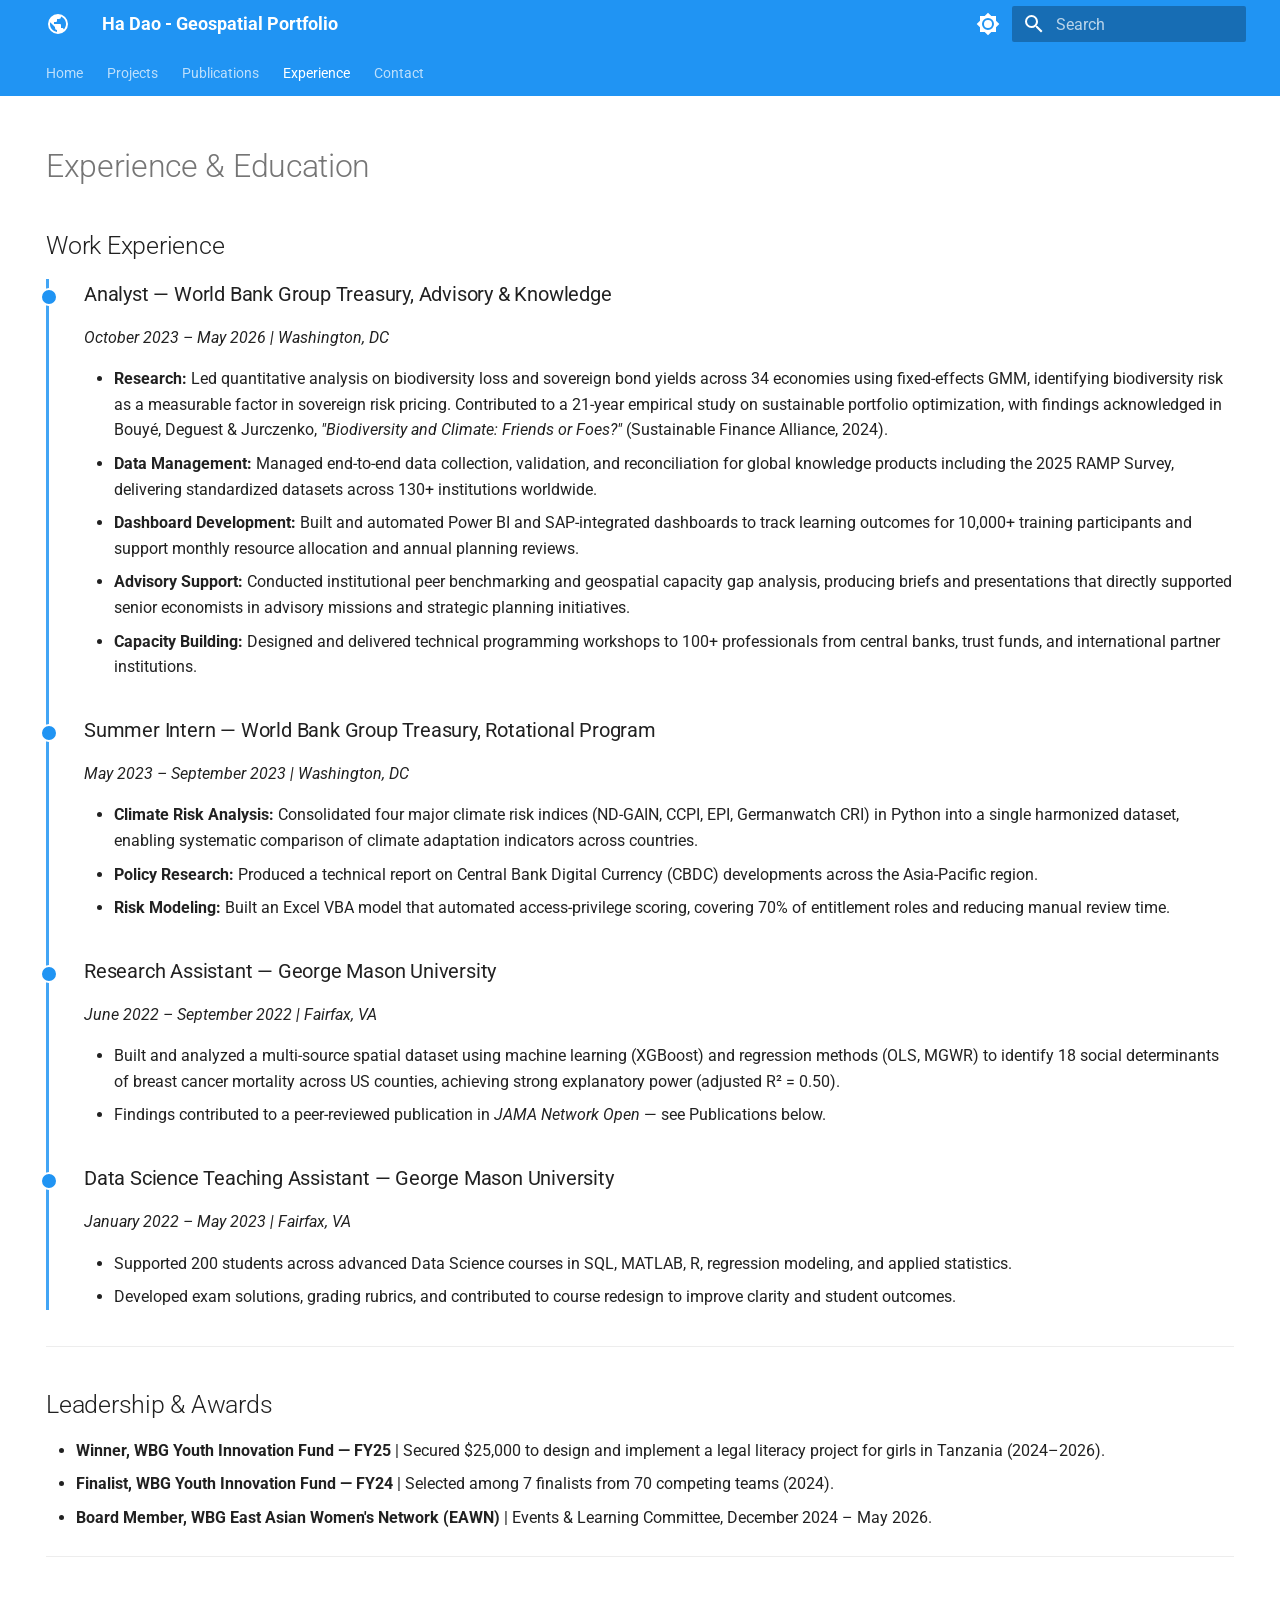
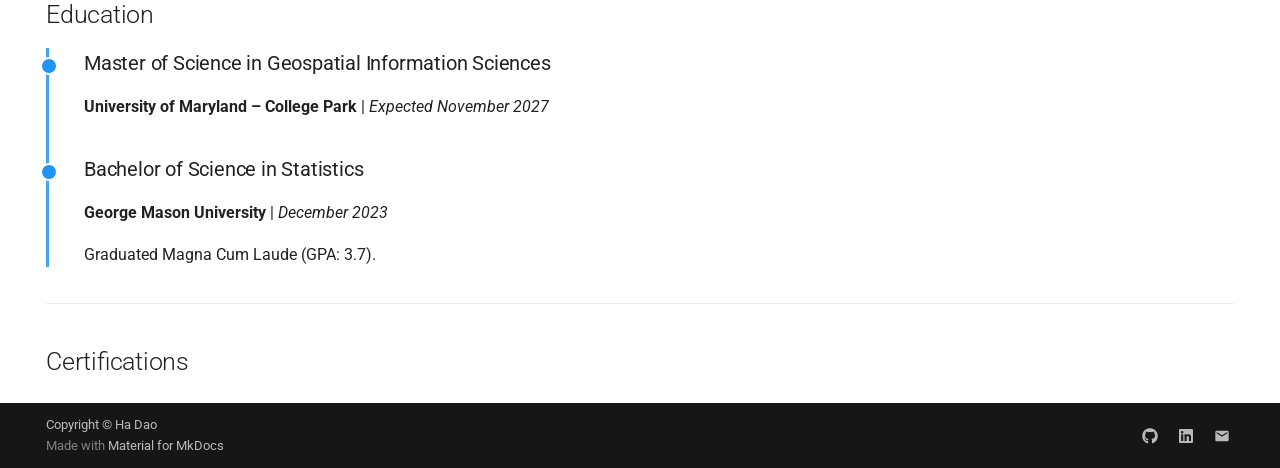
<file: experience/index.html>
<!doctype html>
<html lang="en" class="no-js">
  <head>
    
      <meta charset="utf-8">
      <meta name="viewport" content="width=device-width,initial-scale=1">
      
        <meta name="description" content="Ha's Portfolio — GIS, Remote Sensing, and Spatial Data Science">
      
      
        <meta name="author" content="Ha Dao">
      
      
        <link rel="canonical" href="https://ha-hdao.github.io/ha-hdao.github.io/experience/">
      
      
        <link rel="prev" href="../publications/">
      
      
        <link rel="next" href="../contact/">
      
      
        
      
      
      <link rel="icon" href="../assets/images/favicon.png">
      <meta name="generator" content="mkdocs-1.6.1, mkdocs-material-9.8.0">
    
    
      
        <title>Experience - Ha Dao - Geospatial Portfolio</title>
      
    
    
      <link rel="stylesheet" href="../assets/stylesheets/main.57a0d79d.min.css">
      
        
        <link rel="stylesheet" href="../assets/stylesheets/palette.fb2fffe2.min.css">
      
      


    
    
      
    
    
      
        
        
        <link rel="preconnect" href="https://fonts.gstatic.com" crossorigin>
        <link rel="stylesheet" href="https://fonts.googleapis.com/css?family=Roboto:300,300i,400,400i,700,700i%7CRoboto+Mono:400,400i,700,700i&display=fallback">
        <style>:root{--md-text-font:"Roboto";--md-code-font:"Roboto Mono"}</style>
      
    
    
      <link rel="stylesheet" href="../assets/css/extra.css">
    
    <script>__md_scope=new URL("..",location),__md_hash=e=>[...e].reduce(((e,_)=>(e<<5)-e+_.charCodeAt(0)),0),__md_get=(e,_=localStorage,t=__md_scope)=>JSON.parse(_.getItem(t.pathname+"."+e)),__md_set=(e,_,t=localStorage,a=__md_scope)=>{try{t.setItem(a.pathname+"."+e,JSON.stringify(_))}catch(e){}}</script>
    
      

    
    
  </head>
  
  
    
    
      
    
    
    
    
    <body dir="ltr" data-md-color-scheme="default" data-md-color-primary="blue" data-md-color-accent="amber">
  
    
    <input class="md-toggle" data-md-toggle="drawer" type="checkbox" id="__drawer" autocomplete="off">
    <input class="md-toggle" data-md-toggle="search" type="checkbox" id="__search" autocomplete="off">
    <label class="md-overlay" for="__drawer"></label>
    <div data-md-component="skip">
      
        
        <a href="#experience-education" class="md-skip">
          Skip to content
        </a>
      
    </div>
    <div data-md-component="announce">
      
    </div>
    
    
      

<header class="md-header" data-md-component="header">
  <nav class="md-header__inner md-grid" aria-label="Header">
    <a href=".." title="Ha Dao - Geospatial Portfolio" class="md-header__button md-logo" aria-label="Ha Dao - Geospatial Portfolio" data-md-component="logo">
      
  
  <svg xmlns="http://www.w3.org/2000/svg" viewBox="0 0 24 24"><path d="M17.9 17.39c-.26-.8-1.01-1.39-1.9-1.39h-1v-3a1 1 0 0 0-1-1H8v-2h2a1 1 0 0 0 1-1V7h2a2 2 0 0 0 2-2v-.41a7.984 7.984 0 0 1 2.9 12.8M11 19.93c-3.95-.49-7-3.85-7-7.93 0-.62.08-1.22.21-1.79L9 15v1a2 2 0 0 0 2 2m1-16A10 10 0 0 0 2 12a10 10 0 0 0 10 10 10 10 0 0 0 10-10A10 10 0 0 0 12 2"/></svg>

    </a>
    <label class="md-header__button md-icon" for="__drawer">
      
      <svg xmlns="http://www.w3.org/2000/svg" viewBox="0 0 24 24"><path d="M3 6h18v2H3zm0 5h18v2H3zm0 5h18v2H3z"/></svg>
    </label>
    <div class="md-header__title" data-md-component="header-title">
      <div class="md-header__ellipsis">
        <div class="md-header__topic">
          <span class="md-ellipsis">
            Ha Dao - Geospatial Portfolio
          </span>
        </div>
        <div class="md-header__topic" data-md-component="header-topic">
          <span class="md-ellipsis">
            
              Experience
            
          </span>
        </div>
      </div>
    </div>
    
      
        <form class="md-header__option" data-md-component="palette">
  
    
    
    
    <input class="md-option" data-md-color-media="" data-md-color-scheme="default" data-md-color-primary="blue" data-md-color-accent="amber"  aria-label="Switch to dark mode"  type="radio" name="__palette" id="__palette_0">
    
      <label class="md-header__button md-icon" title="Switch to dark mode" for="__palette_1" hidden>
        <svg xmlns="http://www.w3.org/2000/svg" viewBox="0 0 24 24"><path d="M12 8a4 4 0 0 0-4 4 4 4 0 0 0 4 4 4 4 0 0 0 4-4 4 4 0 0 0-4-4m0 10a6 6 0 0 1-6-6 6 6 0 0 1 6-6 6 6 0 0 1 6 6 6 6 0 0 1-6 6m8-9.31V4h-4.69L12 .69 8.69 4H4v4.69L.69 12 4 15.31V20h4.69L12 23.31 15.31 20H20v-4.69L23.31 12z"/></svg>
      </label>
    
  
    
    
    
    <input class="md-option" data-md-color-media="" data-md-color-scheme="slate" data-md-color-primary="indigo" data-md-color-accent="blue"  aria-label="Switch to light mode"  type="radio" name="__palette" id="__palette_1">
    
      <label class="md-header__button md-icon" title="Switch to light mode" for="__palette_0" hidden>
        <svg xmlns="http://www.w3.org/2000/svg" viewBox="0 0 24 24"><path d="M12 18c-.89 0-1.74-.2-2.5-.55C11.56 16.5 13 14.42 13 12s-1.44-4.5-3.5-5.45C10.26 6.2 11.11 6 12 6a6 6 0 0 1 6 6 6 6 0 0 1-6 6m8-9.31V4h-4.69L12 .69 8.69 4H4v4.69L.69 12 4 15.31V20h4.69L12 23.31 15.31 20H20v-4.69L23.31 12z"/></svg>
      </label>
    
  
</form>
      
    
    
      <script>var palette=__md_get("__palette");if(palette&&palette.color){if("(prefers-color-scheme)"===palette.color.media){var media=matchMedia("(prefers-color-scheme: light)"),input=document.querySelector(media.matches?"[data-md-color-media='(prefers-color-scheme: light)']":"[data-md-color-media='(prefers-color-scheme: dark)']");palette.color.media=input.getAttribute("data-md-color-media"),palette.color.scheme=input.getAttribute("data-md-color-scheme"),palette.color.primary=input.getAttribute("data-md-color-primary"),palette.color.accent=input.getAttribute("data-md-color-accent")}for(var[key,value]of Object.entries(palette.color))document.body.setAttribute("data-md-color-"+key,value)}</script>
    
    
    
      
      
        <label class="md-header__button md-icon" for="__search">
          
          <svg xmlns="http://www.w3.org/2000/svg" viewBox="0 0 24 24"><path d="M9.5 3A6.5 6.5 0 0 1 16 9.5c0 1.61-.59 3.09-1.56 4.23l.27.27h.79l5 5-1.5 1.5-5-5v-.79l-.27-.27A6.52 6.52 0 0 1 9.5 16 6.5 6.5 0 0 1 3 9.5 6.5 6.5 0 0 1 9.5 3m0 2C7 5 5 7 5 9.5S7 14 9.5 14 14 12 14 9.5 12 5 9.5 5"/></svg>
        </label>
        <div class="md-search" data-md-component="search" role="dialog">
  <label class="md-search__overlay" for="__search"></label>
  <div class="md-search__inner" role="search">
    <form class="md-search__form" name="search">
      <input type="text" class="md-search__input" name="query" aria-label="Search" placeholder="Search" autocapitalize="off" autocorrect="off" autocomplete="off" spellcheck="false" data-md-component="search-query" required>
      <label class="md-search__icon md-icon" for="__search">
        
        <svg xmlns="http://www.w3.org/2000/svg" viewBox="0 0 24 24"><path d="M9.5 3A6.5 6.5 0 0 1 16 9.5c0 1.61-.59 3.09-1.56 4.23l.27.27h.79l5 5-1.5 1.5-5-5v-.79l-.27-.27A6.52 6.52 0 0 1 9.5 16 6.5 6.5 0 0 1 3 9.5 6.5 6.5 0 0 1 9.5 3m0 2C7 5 5 7 5 9.5S7 14 9.5 14 14 12 14 9.5 12 5 9.5 5"/></svg>
        
        <svg xmlns="http://www.w3.org/2000/svg" viewBox="0 0 24 24"><path d="M20 11v2H8l5.5 5.5-1.42 1.42L4.16 12l7.92-7.92L13.5 5.5 8 11z"/></svg>
      </label>
      <nav class="md-search__options" aria-label="Search">
        
        <button type="reset" class="md-search__icon md-icon" title="Clear" aria-label="Clear" tabindex="-1">
          
          <svg xmlns="http://www.w3.org/2000/svg" viewBox="0 0 24 24"><path d="M19 6.41 17.59 5 12 10.59 6.41 5 5 6.41 10.59 12 5 17.59 6.41 19 12 13.41 17.59 19 19 17.59 13.41 12z"/></svg>
        </button>
      </nav>
      
    </form>
    <div class="md-search__output">
      <div class="md-search__scrollwrap" tabindex="0" data-md-scrollfix>
        <div class="md-search-result" data-md-component="search-result">
          <div class="md-search-result__meta">
            Initializing search
          </div>
          <ol class="md-search-result__list" role="presentation"></ol>
        </div>
      </div>
    </div>
  </div>
</div>
      
    
    
  </nav>
  
</header>
    
    <div class="md-container" data-md-component="container">
      
      
        
          
            
<nav class="md-tabs" aria-label="Tabs" data-md-component="tabs">
  <div class="md-grid">
    <ul class="md-tabs__list">
      
        
  
  
  
  
    <li class="md-tabs__item">
      <a href=".." class="md-tabs__link">
        
  
  
    
  
  Home

      </a>
    </li>
  

      
        
  
  
  
  
    
    
      <li class="md-tabs__item">
        <a href="../projects/" class="md-tabs__link">
          
  
  
  Projects

        </a>
      </li>
    
  

      
        
  
  
  
  
    <li class="md-tabs__item">
      <a href="../publications/" class="md-tabs__link">
        
  
  
    
  
  Publications

      </a>
    </li>
  

      
        
  
  
  
    
  
  
    <li class="md-tabs__item md-tabs__item--active">
      <a href="./" class="md-tabs__link">
        
  
  
    
  
  Experience

      </a>
    </li>
  

      
        
  
  
  
  
    <li class="md-tabs__item">
      <a href="../contact/" class="md-tabs__link">
        
  
  
    
  
  Contact

      </a>
    </li>
  

      
    </ul>
  </div>
</nav>
          
        
      
      <main class="md-main" data-md-component="main">
        <div class="md-main__inner md-grid">
          
            
              
                
              
              <div class="md-sidebar md-sidebar--primary" data-md-component="sidebar" data-md-type="navigation" hidden>
                <div class="md-sidebar__scrollwrap">
                  <div class="md-sidebar__inner">
                    


  


<nav class="md-nav md-nav--primary md-nav--lifted" aria-label="Navigation" data-md-level="0">
  <label class="md-nav__title" for="__drawer">
    <a href=".." title="Ha Dao - Geospatial Portfolio" class="md-nav__button md-logo" aria-label="Ha Dao - Geospatial Portfolio" data-md-component="logo">
      
  
  <svg xmlns="http://www.w3.org/2000/svg" viewBox="0 0 24 24"><path d="M17.9 17.39c-.26-.8-1.01-1.39-1.9-1.39h-1v-3a1 1 0 0 0-1-1H8v-2h2a1 1 0 0 0 1-1V7h2a2 2 0 0 0 2-2v-.41a7.984 7.984 0 0 1 2.9 12.8M11 19.93c-3.95-.49-7-3.85-7-7.93 0-.62.08-1.22.21-1.79L9 15v1a2 2 0 0 0 2 2m1-16A10 10 0 0 0 2 12a10 10 0 0 0 10 10 10 10 0 0 0 10-10A10 10 0 0 0 12 2"/></svg>

    </a>
    Ha Dao - Geospatial Portfolio
  </label>
  
  <ul class="md-nav__list" data-md-scrollfix>
    
      
      
  
  
  
  
    <li class="md-nav__item">
      <a href=".." class="md-nav__link">
        
  
  
  <span class="md-ellipsis">
    
  
    Home
  

    
  </span>
  
  

      </a>
    </li>
  

    
      
      
  
  
  
  
    
    
    
    
      
      
    
    
    <li class="md-nav__item md-nav__item--nested">
      
        
        
        <input class="md-nav__toggle md-toggle " type="checkbox" id="__nav_2" >
        
          
          <label class="md-nav__link" for="__nav_2" id="__nav_2_label" tabindex="0">
            
  
  
  <span class="md-ellipsis">
    
  
    Projects
  

    
  </span>
  
  

            <span class="md-nav__icon md-icon"></span>
          </label>
        
        <nav class="md-nav" data-md-level="1" aria-labelledby="__nav_2_label" aria-expanded="false">
          <label class="md-nav__title" for="__nav_2">
            <span class="md-nav__icon md-icon"></span>
            
  
    Projects
  

          </label>
          <ul class="md-nav__list" data-md-scrollfix>
            
              
                
  
  
  
  
    <li class="md-nav__item">
      <a href="../projects/" class="md-nav__link">
        
  
  
  <span class="md-ellipsis">
    
  
    All Projects
  

    
  </span>
  
  

      </a>
    </li>
  

              
            
              
                
  
  
  
  
    <li class="md-nav__item">
      <a href="../projects/sample-project/" class="md-nav__link">
        
  
  
  <span class="md-ellipsis">
    
  
    Sample Project
  

    
  </span>
  
  

      </a>
    </li>
  

              
            
              
                
  
  
  
  
    <li class="md-nav__item">
      <a href="../projects/sample-notebook/" class="md-nav__link">
        
  
  
  <span class="md-ellipsis">
    
  
    Sample Notebook
  

    
  </span>
  
  

      </a>
    </li>
  

              
            
          </ul>
        </nav>
      
    </li>
  

    
      
      
  
  
  
  
    <li class="md-nav__item">
      <a href="../publications/" class="md-nav__link">
        
  
  
  <span class="md-ellipsis">
    
  
    Publications
  

    
  </span>
  
  

      </a>
    </li>
  

    
      
      
  
  
    
  
  
  
    <li class="md-nav__item md-nav__item--active">
      
      <input class="md-nav__toggle md-toggle" type="checkbox" id="__toc">
      
      
        
      
      
        <label class="md-nav__link md-nav__link--active" for="__toc">
          
  
  
  <span class="md-ellipsis">
    
  
    Experience
  

    
  </span>
  
  

          <span class="md-nav__icon md-icon"></span>
        </label>
      
      <a href="./" class="md-nav__link md-nav__link--active">
        
  
  
  <span class="md-ellipsis">
    
  
    Experience
  

    
  </span>
  
  

      </a>
      
        

<nav class="md-nav md-nav--secondary" aria-label="Table of contents">
  
  
  
    
  
  
    <label class="md-nav__title" for="__toc">
      <span class="md-nav__icon md-icon"></span>
      Table of contents
    </label>
    <ul class="md-nav__list" data-md-component="toc" data-md-scrollfix>
      
        <li class="md-nav__item">
  <a href="#work-experience" class="md-nav__link">
    <span class="md-ellipsis">
      
        Work Experience
      
    </span>
  </a>
  
    <nav class="md-nav" aria-label="Work Experience">
      <ul class="md-nav__list">
        
          <li class="md-nav__item">
  <a href="#analyst-world-bank-group-treasury-advisory-knowledge" class="md-nav__link">
    <span class="md-ellipsis">
      
        Analyst — World Bank Group Treasury, Advisory &amp; Knowledge
      
    </span>
  </a>
  
</li>
        
          <li class="md-nav__item">
  <a href="#summer-intern-world-bank-group-treasury-rotational-program" class="md-nav__link">
    <span class="md-ellipsis">
      
        Summer Intern — World Bank Group Treasury, Rotational Program
      
    </span>
  </a>
  
</li>
        
          <li class="md-nav__item">
  <a href="#research-assistant-george-mason-university" class="md-nav__link">
    <span class="md-ellipsis">
      
        Research Assistant — George Mason University
      
    </span>
  </a>
  
</li>
        
          <li class="md-nav__item">
  <a href="#data-science-teaching-assistant-george-mason-university" class="md-nav__link">
    <span class="md-ellipsis">
      
        Data Science Teaching Assistant — George Mason University
      
    </span>
  </a>
  
</li>
        
      </ul>
    </nav>
  
</li>
      
        <li class="md-nav__item">
  <a href="#leadership-awards" class="md-nav__link">
    <span class="md-ellipsis">
      
        Leadership &amp; Awards
      
    </span>
  </a>
  
</li>
      
        <li class="md-nav__item">
  <a href="#education" class="md-nav__link">
    <span class="md-ellipsis">
      
        Education
      
    </span>
  </a>
  
    <nav class="md-nav" aria-label="Education">
      <ul class="md-nav__list">
        
          <li class="md-nav__item">
  <a href="#master-of-science-in-geospatial-information-sciences" class="md-nav__link">
    <span class="md-ellipsis">
      
        Master of Science in Geospatial Information Sciences
      
    </span>
  </a>
  
</li>
        
          <li class="md-nav__item">
  <a href="#bachelor-of-science-in-statistics" class="md-nav__link">
    <span class="md-ellipsis">
      
        Bachelor of Science in Statistics
      
    </span>
  </a>
  
</li>
        
      </ul>
    </nav>
  
</li>
      
        <li class="md-nav__item">
  <a href="#certifications" class="md-nav__link">
    <span class="md-ellipsis">
      
        Certifications
      
    </span>
  </a>
  
</li>
      
    </ul>
  
</nav>
      
    </li>
  

    
      
      
  
  
  
  
    <li class="md-nav__item">
      <a href="../contact/" class="md-nav__link">
        
  
  
  <span class="md-ellipsis">
    
  
    Contact
  

    
  </span>
  
  

      </a>
    </li>
  

    
  </ul>
</nav>
                  </div>
                </div>
              </div>
            
            
              
                
              
              <div class="md-sidebar md-sidebar--secondary" data-md-component="sidebar" data-md-type="toc" hidden>
                <div class="md-sidebar__scrollwrap">
                  <div class="md-sidebar__inner">
                    

<nav class="md-nav md-nav--secondary" aria-label="Table of contents">
  
  
  
    
  
  
    <label class="md-nav__title" for="__toc">
      <span class="md-nav__icon md-icon"></span>
      Table of contents
    </label>
    <ul class="md-nav__list" data-md-component="toc" data-md-scrollfix>
      
        <li class="md-nav__item">
  <a href="#work-experience" class="md-nav__link">
    <span class="md-ellipsis">
      
        Work Experience
      
    </span>
  </a>
  
    <nav class="md-nav" aria-label="Work Experience">
      <ul class="md-nav__list">
        
          <li class="md-nav__item">
  <a href="#analyst-world-bank-group-treasury-advisory-knowledge" class="md-nav__link">
    <span class="md-ellipsis">
      
        Analyst — World Bank Group Treasury, Advisory &amp; Knowledge
      
    </span>
  </a>
  
</li>
        
          <li class="md-nav__item">
  <a href="#summer-intern-world-bank-group-treasury-rotational-program" class="md-nav__link">
    <span class="md-ellipsis">
      
        Summer Intern — World Bank Group Treasury, Rotational Program
      
    </span>
  </a>
  
</li>
        
          <li class="md-nav__item">
  <a href="#research-assistant-george-mason-university" class="md-nav__link">
    <span class="md-ellipsis">
      
        Research Assistant — George Mason University
      
    </span>
  </a>
  
</li>
        
          <li class="md-nav__item">
  <a href="#data-science-teaching-assistant-george-mason-university" class="md-nav__link">
    <span class="md-ellipsis">
      
        Data Science Teaching Assistant — George Mason University
      
    </span>
  </a>
  
</li>
        
      </ul>
    </nav>
  
</li>
      
        <li class="md-nav__item">
  <a href="#leadership-awards" class="md-nav__link">
    <span class="md-ellipsis">
      
        Leadership &amp; Awards
      
    </span>
  </a>
  
</li>
      
        <li class="md-nav__item">
  <a href="#education" class="md-nav__link">
    <span class="md-ellipsis">
      
        Education
      
    </span>
  </a>
  
    <nav class="md-nav" aria-label="Education">
      <ul class="md-nav__list">
        
          <li class="md-nav__item">
  <a href="#master-of-science-in-geospatial-information-sciences" class="md-nav__link">
    <span class="md-ellipsis">
      
        Master of Science in Geospatial Information Sciences
      
    </span>
  </a>
  
</li>
        
          <li class="md-nav__item">
  <a href="#bachelor-of-science-in-statistics" class="md-nav__link">
    <span class="md-ellipsis">
      
        Bachelor of Science in Statistics
      
    </span>
  </a>
  
</li>
        
      </ul>
    </nav>
  
</li>
      
        <li class="md-nav__item">
  <a href="#certifications" class="md-nav__link">
    <span class="md-ellipsis">
      
        Certifications
      
    </span>
  </a>
  
</li>
      
    </ul>
  
</nav>
                  </div>
                </div>
              </div>
            
          
          
            <div class="md-content" data-md-component="content">
              
              <article class="md-content__inner md-typeset">
                
                  
  




<h1 id="experience-education">Experience &amp; Education</h1>
<h2 id="work-experience">Work Experience</h2>
<div class="timeline">
<div class="timeline-entry">
<h3 id="analyst-world-bank-group-treasury-advisory-knowledge">Analyst — World Bank Group Treasury, Advisory &amp; Knowledge</h3>
<p><em>October 2023 – May 2026 | Washington, DC</em></p>
<ul>
<li><strong>Research:</strong> Led quantitative analysis on biodiversity loss and sovereign bond yields across 34 economies using fixed-effects GMM, identifying biodiversity risk as a measurable factor in sovereign risk pricing. Contributed to a 21-year empirical study on sustainable portfolio optimization, with findings acknowledged in Bouyé, Deguest &amp; Jurczenko, <em>"Biodiversity and Climate: Friends or Foes?"</em> (Sustainable Finance Alliance, 2024).</li>
<li><strong>Data Management:</strong> Managed end-to-end data collection, validation, and reconciliation for global knowledge products including the 2025 RAMP Survey, delivering standardized datasets across 130+ institutions worldwide.</li>
<li><strong>Dashboard Development:</strong> Built and automated Power BI and SAP-integrated dashboards to track learning outcomes for 10,000+ training participants and support monthly resource allocation and annual planning reviews.</li>
<li><strong>Advisory Support:</strong> Conducted institutional peer benchmarking and geospatial capacity gap analysis, producing briefs and presentations that directly supported senior economists in advisory missions and strategic planning initiatives.</li>
<li><strong>Capacity Building:</strong> Designed and delivered technical programming workshops to 100+ professionals from central banks, trust funds, and international partner institutions.</li>
</ul>
</div>
<div class="timeline-entry">
<h3 id="summer-intern-world-bank-group-treasury-rotational-program">Summer Intern — World Bank Group Treasury, Rotational Program</h3>
<p><em>May 2023 – September 2023 | Washington, DC</em></p>
<ul>
<li><strong>Climate Risk Analysis:</strong> Consolidated four major climate risk indices (ND-GAIN, CCPI, EPI, Germanwatch CRI) in Python into a single harmonized dataset, enabling systematic comparison of climate adaptation indicators across countries.</li>
<li><strong>Policy Research:</strong> Produced a technical report on Central Bank Digital Currency (CBDC) developments across the Asia-Pacific region.</li>
<li><strong>Risk Modeling:</strong> Built an Excel VBA model that automated access-privilege scoring, covering 70% of entitlement roles and reducing manual review time.</li>
</ul>
</div>
<div class="timeline-entry">
<h3 id="research-assistant-george-mason-university">Research Assistant — George Mason University</h3>
<p><em>June 2022 – September 2022 | Fairfax, VA</em></p>
<ul>
<li>Built and analyzed a multi-source spatial dataset using machine learning (XGBoost) and regression methods (OLS, MGWR) to identify 18 social determinants of breast cancer mortality across US counties, achieving strong explanatory power (adjusted R² = 0.50).</li>
<li>Findings contributed to a peer-reviewed publication in <em>JAMA Network Open</em> — see Publications below.</li>
</ul>
</div>
<div class="timeline-entry">
<h3 id="data-science-teaching-assistant-george-mason-university">Data Science Teaching Assistant — George Mason University</h3>
<p><em>January 2022 – May 2023 | Fairfax, VA</em></p>
<ul>
<li>Supported 200 students across advanced Data Science courses in SQL, MATLAB, R, regression modeling, and applied statistics.</li>
<li>Developed exam solutions, grading rubrics, and contributed to course redesign to improve clarity and student outcomes.</li>
</ul>
</div>
</div>
<!-- 
--- -->
<!-- 
## Publications

- Taylor Anderson, Dan Herrera, Franchesca Mireku, Kai Barner, **Ha Dao**, et al. "Geographical Variation in Social Determinants of Female Breast Cancer Mortality Across US Counties." *JAMA Network Open*, 2023. -->

<hr />
<h2 id="leadership-awards">Leadership &amp; Awards</h2>
<ul>
<li><strong>Winner, WBG Youth Innovation Fund — FY25</strong> | Secured $25,000 to design and implement a legal literacy project for girls in Tanzania (2024–2026).</li>
<li><strong>Finalist, WBG Youth Innovation Fund — FY24</strong> | Selected among 7 finalists from 70 competing teams (2024).</li>
<li><strong>Board Member, WBG East Asian Women's Network (EAWN)</strong> | Events &amp; Learning Committee, December 2024 – May 2026.</li>
</ul>
<hr />
<h2 id="education">Education</h2>
<div class="timeline">
<div class="timeline-entry">
<h3 id="master-of-science-in-geospatial-information-sciences">Master of Science in Geospatial Information Sciences</h3>
<p><strong>University of Maryland – College Park</strong> | <em>Expected November 2027</em></p>
</div>
<div class="timeline-entry">
<h3 id="bachelor-of-science-in-statistics">Bachelor of Science in Statistics</h3>
<p><strong>George Mason University</strong> | <em>December 2023</em></p>
<p>Graduated Magna Cum Laude (GPA: 3.7).</p>
</div>
</div>
<hr />
<h2 id="certifications">Certifications</h2>
<!-- - No certifications listed yet — add yours here when available. -->







  
  




  



                
              </article>
            </div>
          
          
<script>var target=document.getElementById(location.hash.slice(1));target&&target.name&&(target.checked=target.name.startsWith("__tabbed_"))</script>
        </div>
        
          <button type="button" class="md-top md-icon" data-md-component="top" hidden>
  
  <svg xmlns="http://www.w3.org/2000/svg" viewBox="0 0 24 24"><path d="M13 20h-2V8l-5.5 5.5-1.42-1.42L12 4.16l7.92 7.92-1.42 1.42L13 8z"/></svg>
  Back to top
</button>
        
      </main>
      
        <footer class="md-footer">
  
  <div class="md-footer-meta md-typeset">
    <div class="md-footer-meta__inner md-grid">
      <div class="md-copyright">
  
    <div class="md-copyright__highlight">
      Copyright &copy; Ha Dao
    </div>
  
  
    Made with
    <a href="https://squidfunk.github.io/mkdocs-material/" target="_blank" rel="noopener">
      Material for MkDocs
    </a>
  
</div>
      
        
<div class="md-social">
  
    
    
    
    
      
      
    
    <a href="https://github.com/ha-hdao" target="_blank" rel="noopener" title="github.com" class="md-social__link">
      <svg xmlns="http://www.w3.org/2000/svg" viewBox="0 0 512 512"><!--! Font Awesome Free 7.1.0 by @fontawesome - https://fontawesome.com License - https://fontawesome.com/license/free (Icons: CC BY 4.0, Fonts: SIL OFL 1.1, Code: MIT License) Copyright 2025 Fonticons, Inc.--><path d="M173.9 397.4c0 2-2.3 3.6-5.2 3.6-3.3.3-5.6-1.3-5.6-3.6 0-2 2.3-3.6 5.2-3.6 3-.3 5.6 1.3 5.6 3.6m-31.1-4.5c-.7 2 1.3 4.3 4.3 4.9 2.6 1 5.6 0 6.2-2s-1.3-4.3-4.3-5.2c-2.6-.7-5.5.3-6.2 2.3m44.2-1.7c-2.9.7-4.9 2.6-4.6 4.9.3 2 2.9 3.3 5.9 2.6 2.9-.7 4.9-2.6 4.6-4.6-.3-1.9-3-3.2-5.9-2.9M252.8 8C114.1 8 8 113.3 8 252c0 110.9 69.8 205.8 169.5 239.2 12.8 2.3 17.3-5.6 17.3-12.1 0-6.2-.3-40.4-.3-61.4 0 0-70 15-84.7-29.8 0 0-11.4-29.1-27.8-36.6 0 0-22.9-15.7 1.6-15.4 0 0 24.9 2 38.6 25.8 21.9 38.6 58.6 27.5 72.9 20.9 2.3-16 8.8-27.1 16-33.7-55.9-6.2-112.3-14.3-112.3-110.5 0-27.5 7.6-41.3 23.6-58.9-2.6-6.5-11.1-33.3 2.6-67.9 20.9-6.5 69 27 69 27 20-5.6 41.5-8.5 62.8-8.5s42.8 2.9 62.8 8.5c0 0 48.1-33.6 69-27 13.7 34.7 5.2 61.4 2.6 67.9 16 17.7 25.8 31.5 25.8 58.9 0 96.5-58.9 104.2-114.8 110.5 9.2 7.9 17 22.9 17 46.4 0 33.7-.3 75.4-.3 83.6 0 6.5 4.6 14.4 17.3 12.1C436.2 457.8 504 362.9 504 252 504 113.3 391.5 8 252.8 8M105.2 352.9c-1.3 1-1 3.3.7 5.2 1.6 1.6 3.9 2.3 5.2 1 1.3-1 1-3.3-.7-5.2-1.6-1.6-3.9-2.3-5.2-1m-10.8-8.1c-.7 1.3.3 2.9 2.3 3.9 1.6 1 3.6.7 4.3-.7.7-1.3-.3-2.9-2.3-3.9-2-.6-3.6-.3-4.3.7m32.4 35.6c-1.6 1.3-1 4.3 1.3 6.2 2.3 2.3 5.2 2.6 6.5 1 1.3-1.3.7-4.3-1.3-6.2-2.2-2.3-5.2-2.6-6.5-1m-11.4-14.7c-1.6 1-1.6 3.6 0 5.9s4.3 3.3 5.6 2.3c1.6-1.3 1.6-3.9 0-6.2-1.4-2.3-4-3.3-5.6-2"/></svg>
    </a>
  
    
    
    
    
      
      
    
    <a href="https://www.linkedin.com/in/ha-dao-301919220/" target="_blank" rel="noopener" title="www.linkedin.com" class="md-social__link">
      <svg xmlns="http://www.w3.org/2000/svg" viewBox="0 0 448 512"><!--! Font Awesome Free 7.1.0 by @fontawesome - https://fontawesome.com License - https://fontawesome.com/license/free (Icons: CC BY 4.0, Fonts: SIL OFL 1.1, Code: MIT License) Copyright 2025 Fonticons, Inc.--><path d="M416 32H31.9C14.3 32 0 46.5 0 64.3v383.4C0 465.5 14.3 480 31.9 480H416c17.6 0 32-14.5 32-32.3V64.3c0-17.8-14.4-32.3-32-32.3M135.4 416H69V202.2h66.5V416zM102.2 96a38.5 38.5 0 1 1 0 77 38.5 38.5 0 1 1 0-77m282.1 320h-66.4V312c0-24.8-.5-56.7-34.5-56.7-34.6 0-39.9 27-39.9 54.9V416h-66.4V202.2h63.7v29.2h.9c8.9-16.8 30.6-34.5 62.9-34.5 67.2 0 79.7 44.3 79.7 101.9z"/></svg>
    </a>
  
    
    
    
    
    <a href="mailto:hvandao@umd.edu" target="_blank" rel="noopener" title="" class="md-social__link">
      <svg xmlns="http://www.w3.org/2000/svg" viewBox="0 0 24 24"><path d="m20 8-8 5-8-5V6l8 5 8-5m0-2H4c-1.11 0-2 .89-2 2v12a2 2 0 0 0 2 2h16a2 2 0 0 0 2-2V6a2 2 0 0 0-2-2"/></svg>
    </a>
  
</div>
      
    </div>
  </div>
</footer>
      
    </div>
    <div class="md-dialog" data-md-component="dialog">
      <div class="md-dialog__inner md-typeset"></div>
    </div>
    
    
    
      
      
      <script id="__config" type="application/json">{"annotate": null, "base": "..", "features": ["navigation.tabs", "navigation.top", "content.code.copy"], "search": "../assets/javascripts/workers/search.a7633da7.min.js", "tags": null, "translations": {"clipboard.copied": "Copied to clipboard", "clipboard.copy": "Copy to clipboard", "search.result.more.one": "1 more on this page", "search.result.more.other": "# more on this page", "search.result.none": "No matching documents", "search.result.one": "1 matching document", "search.result.other": "# matching documents", "search.result.placeholder": "Type to start searching", "search.result.term.missing": "Missing", "select.version": "Select version"}, "version": null}</script>
    
    
      <script src="../assets/javascripts/bundle.c21346df.min.js"></script>
      
    
  </body>
</html>
</file>
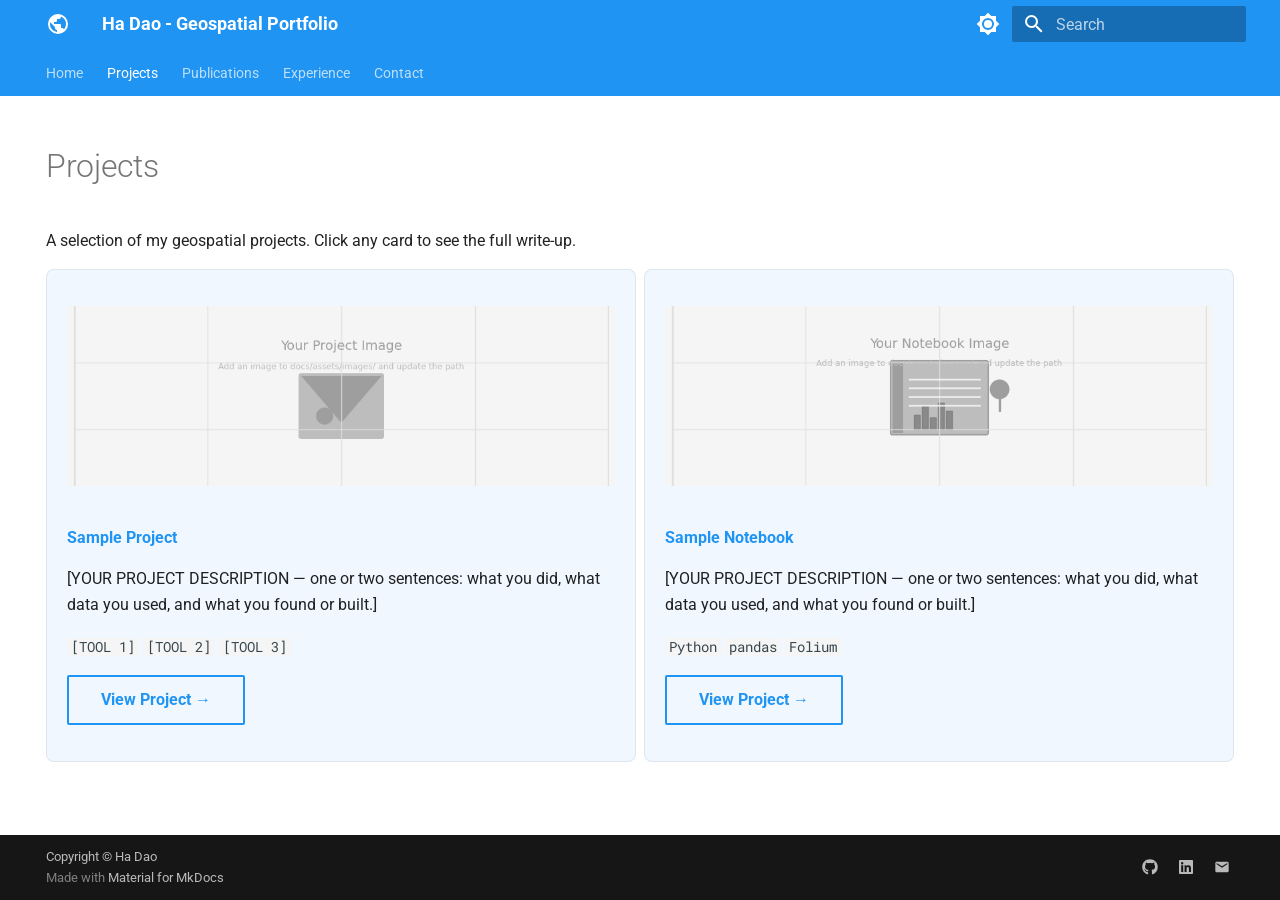
<file: projects/index.html>
<!doctype html>
<html lang="en" class="no-js">
  <head>
    
      <meta charset="utf-8">
      <meta name="viewport" content="width=device-width,initial-scale=1">
      
        <meta name="description" content="Ha's Portfolio — GIS, Remote Sensing, and Spatial Data Science">
      
      
        <meta name="author" content="Ha Dao">
      
      
        <link rel="canonical" href="https://ha-hdao.github.io/ha-hdao.github.io/projects/">
      
      
        <link rel="prev" href="..">
      
      
        <link rel="next" href="sample-project/">
      
      
        
      
      
      <link rel="icon" href="../assets/images/favicon.png">
      <meta name="generator" content="mkdocs-1.6.1, mkdocs-material-9.8.0">
    
    
      
        <title>All Projects - Ha Dao - Geospatial Portfolio</title>
      
    
    
      <link rel="stylesheet" href="../assets/stylesheets/main.57a0d79d.min.css">
      
        
        <link rel="stylesheet" href="../assets/stylesheets/palette.fb2fffe2.min.css">
      
      


    
    
      
    
    
      
        
        
        <link rel="preconnect" href="https://fonts.gstatic.com" crossorigin>
        <link rel="stylesheet" href="https://fonts.googleapis.com/css?family=Roboto:300,300i,400,400i,700,700i%7CRoboto+Mono:400,400i,700,700i&display=fallback">
        <style>:root{--md-text-font:"Roboto";--md-code-font:"Roboto Mono"}</style>
      
    
    
      <link rel="stylesheet" href="../assets/css/extra.css">
    
    <script>__md_scope=new URL("..",location),__md_hash=e=>[...e].reduce(((e,_)=>(e<<5)-e+_.charCodeAt(0)),0),__md_get=(e,_=localStorage,t=__md_scope)=>JSON.parse(_.getItem(t.pathname+"."+e)),__md_set=(e,_,t=localStorage,a=__md_scope)=>{try{t.setItem(a.pathname+"."+e,JSON.stringify(_))}catch(e){}}</script>
    
      

    
    
  </head>
  
  
    
    
      
    
    
    
    
    <body dir="ltr" data-md-color-scheme="default" data-md-color-primary="blue" data-md-color-accent="amber">
  
    
    <input class="md-toggle" data-md-toggle="drawer" type="checkbox" id="__drawer" autocomplete="off">
    <input class="md-toggle" data-md-toggle="search" type="checkbox" id="__search" autocomplete="off">
    <label class="md-overlay" for="__drawer"></label>
    <div data-md-component="skip">
      
        
        <a href="#projects" class="md-skip">
          Skip to content
        </a>
      
    </div>
    <div data-md-component="announce">
      
    </div>
    
    
      

<header class="md-header" data-md-component="header">
  <nav class="md-header__inner md-grid" aria-label="Header">
    <a href=".." title="Ha Dao - Geospatial Portfolio" class="md-header__button md-logo" aria-label="Ha Dao - Geospatial Portfolio" data-md-component="logo">
      
  
  <svg xmlns="http://www.w3.org/2000/svg" viewBox="0 0 24 24"><path d="M17.9 17.39c-.26-.8-1.01-1.39-1.9-1.39h-1v-3a1 1 0 0 0-1-1H8v-2h2a1 1 0 0 0 1-1V7h2a2 2 0 0 0 2-2v-.41a7.984 7.984 0 0 1 2.9 12.8M11 19.93c-3.95-.49-7-3.85-7-7.93 0-.62.08-1.22.21-1.79L9 15v1a2 2 0 0 0 2 2m1-16A10 10 0 0 0 2 12a10 10 0 0 0 10 10 10 10 0 0 0 10-10A10 10 0 0 0 12 2"/></svg>

    </a>
    <label class="md-header__button md-icon" for="__drawer">
      
      <svg xmlns="http://www.w3.org/2000/svg" viewBox="0 0 24 24"><path d="M3 6h18v2H3zm0 5h18v2H3zm0 5h18v2H3z"/></svg>
    </label>
    <div class="md-header__title" data-md-component="header-title">
      <div class="md-header__ellipsis">
        <div class="md-header__topic">
          <span class="md-ellipsis">
            Ha Dao - Geospatial Portfolio
          </span>
        </div>
        <div class="md-header__topic" data-md-component="header-topic">
          <span class="md-ellipsis">
            
              All Projects
            
          </span>
        </div>
      </div>
    </div>
    
      
        <form class="md-header__option" data-md-component="palette">
  
    
    
    
    <input class="md-option" data-md-color-media="" data-md-color-scheme="default" data-md-color-primary="blue" data-md-color-accent="amber"  aria-label="Switch to dark mode"  type="radio" name="__palette" id="__palette_0">
    
      <label class="md-header__button md-icon" title="Switch to dark mode" for="__palette_1" hidden>
        <svg xmlns="http://www.w3.org/2000/svg" viewBox="0 0 24 24"><path d="M12 8a4 4 0 0 0-4 4 4 4 0 0 0 4 4 4 4 0 0 0 4-4 4 4 0 0 0-4-4m0 10a6 6 0 0 1-6-6 6 6 0 0 1 6-6 6 6 0 0 1 6 6 6 6 0 0 1-6 6m8-9.31V4h-4.69L12 .69 8.69 4H4v4.69L.69 12 4 15.31V20h4.69L12 23.31 15.31 20H20v-4.69L23.31 12z"/></svg>
      </label>
    
  
    
    
    
    <input class="md-option" data-md-color-media="" data-md-color-scheme="slate" data-md-color-primary="indigo" data-md-color-accent="blue"  aria-label="Switch to light mode"  type="radio" name="__palette" id="__palette_1">
    
      <label class="md-header__button md-icon" title="Switch to light mode" for="__palette_0" hidden>
        <svg xmlns="http://www.w3.org/2000/svg" viewBox="0 0 24 24"><path d="M12 18c-.89 0-1.74-.2-2.5-.55C11.56 16.5 13 14.42 13 12s-1.44-4.5-3.5-5.45C10.26 6.2 11.11 6 12 6a6 6 0 0 1 6 6 6 6 0 0 1-6 6m8-9.31V4h-4.69L12 .69 8.69 4H4v4.69L.69 12 4 15.31V20h4.69L12 23.31 15.31 20H20v-4.69L23.31 12z"/></svg>
      </label>
    
  
</form>
      
    
    
      <script>var palette=__md_get("__palette");if(palette&&palette.color){if("(prefers-color-scheme)"===palette.color.media){var media=matchMedia("(prefers-color-scheme: light)"),input=document.querySelector(media.matches?"[data-md-color-media='(prefers-color-scheme: light)']":"[data-md-color-media='(prefers-color-scheme: dark)']");palette.color.media=input.getAttribute("data-md-color-media"),palette.color.scheme=input.getAttribute("data-md-color-scheme"),palette.color.primary=input.getAttribute("data-md-color-primary"),palette.color.accent=input.getAttribute("data-md-color-accent")}for(var[key,value]of Object.entries(palette.color))document.body.setAttribute("data-md-color-"+key,value)}</script>
    
    
    
      
      
        <label class="md-header__button md-icon" for="__search">
          
          <svg xmlns="http://www.w3.org/2000/svg" viewBox="0 0 24 24"><path d="M9.5 3A6.5 6.5 0 0 1 16 9.5c0 1.61-.59 3.09-1.56 4.23l.27.27h.79l5 5-1.5 1.5-5-5v-.79l-.27-.27A6.52 6.52 0 0 1 9.5 16 6.5 6.5 0 0 1 3 9.5 6.5 6.5 0 0 1 9.5 3m0 2C7 5 5 7 5 9.5S7 14 9.5 14 14 12 14 9.5 12 5 9.5 5"/></svg>
        </label>
        <div class="md-search" data-md-component="search" role="dialog">
  <label class="md-search__overlay" for="__search"></label>
  <div class="md-search__inner" role="search">
    <form class="md-search__form" name="search">
      <input type="text" class="md-search__input" name="query" aria-label="Search" placeholder="Search" autocapitalize="off" autocorrect="off" autocomplete="off" spellcheck="false" data-md-component="search-query" required>
      <label class="md-search__icon md-icon" for="__search">
        
        <svg xmlns="http://www.w3.org/2000/svg" viewBox="0 0 24 24"><path d="M9.5 3A6.5 6.5 0 0 1 16 9.5c0 1.61-.59 3.09-1.56 4.23l.27.27h.79l5 5-1.5 1.5-5-5v-.79l-.27-.27A6.52 6.52 0 0 1 9.5 16 6.5 6.5 0 0 1 3 9.5 6.5 6.5 0 0 1 9.5 3m0 2C7 5 5 7 5 9.5S7 14 9.5 14 14 12 14 9.5 12 5 9.5 5"/></svg>
        
        <svg xmlns="http://www.w3.org/2000/svg" viewBox="0 0 24 24"><path d="M20 11v2H8l5.5 5.5-1.42 1.42L4.16 12l7.92-7.92L13.5 5.5 8 11z"/></svg>
      </label>
      <nav class="md-search__options" aria-label="Search">
        
        <button type="reset" class="md-search__icon md-icon" title="Clear" aria-label="Clear" tabindex="-1">
          
          <svg xmlns="http://www.w3.org/2000/svg" viewBox="0 0 24 24"><path d="M19 6.41 17.59 5 12 10.59 6.41 5 5 6.41 10.59 12 5 17.59 6.41 19 12 13.41 17.59 19 19 17.59 13.41 12z"/></svg>
        </button>
      </nav>
      
    </form>
    <div class="md-search__output">
      <div class="md-search__scrollwrap" tabindex="0" data-md-scrollfix>
        <div class="md-search-result" data-md-component="search-result">
          <div class="md-search-result__meta">
            Initializing search
          </div>
          <ol class="md-search-result__list" role="presentation"></ol>
        </div>
      </div>
    </div>
  </div>
</div>
      
    
    
  </nav>
  
</header>
    
    <div class="md-container" data-md-component="container">
      
      
        
          
            
<nav class="md-tabs" aria-label="Tabs" data-md-component="tabs">
  <div class="md-grid">
    <ul class="md-tabs__list">
      
        
  
  
  
  
    <li class="md-tabs__item">
      <a href=".." class="md-tabs__link">
        
  
  
    
  
  Home

      </a>
    </li>
  

      
        
  
  
  
    
  
  
    
    
      <li class="md-tabs__item md-tabs__item--active">
        <a href="./" class="md-tabs__link">
          
  
  
  Projects

        </a>
      </li>
    
  

      
        
  
  
  
  
    <li class="md-tabs__item">
      <a href="../publications/" class="md-tabs__link">
        
  
  
    
  
  Publications

      </a>
    </li>
  

      
        
  
  
  
  
    <li class="md-tabs__item">
      <a href="../experience/" class="md-tabs__link">
        
  
  
    
  
  Experience

      </a>
    </li>
  

      
        
  
  
  
  
    <li class="md-tabs__item">
      <a href="../contact/" class="md-tabs__link">
        
  
  
    
  
  Contact

      </a>
    </li>
  

      
    </ul>
  </div>
</nav>
          
        
      
      <main class="md-main" data-md-component="main">
        <div class="md-main__inner md-grid">
          
            
              
                
              
              <div class="md-sidebar md-sidebar--primary" data-md-component="sidebar" data-md-type="navigation" hidden>
                <div class="md-sidebar__scrollwrap">
                  <div class="md-sidebar__inner">
                    


  


<nav class="md-nav md-nav--primary md-nav--lifted" aria-label="Navigation" data-md-level="0">
  <label class="md-nav__title" for="__drawer">
    <a href=".." title="Ha Dao - Geospatial Portfolio" class="md-nav__button md-logo" aria-label="Ha Dao - Geospatial Portfolio" data-md-component="logo">
      
  
  <svg xmlns="http://www.w3.org/2000/svg" viewBox="0 0 24 24"><path d="M17.9 17.39c-.26-.8-1.01-1.39-1.9-1.39h-1v-3a1 1 0 0 0-1-1H8v-2h2a1 1 0 0 0 1-1V7h2a2 2 0 0 0 2-2v-.41a7.984 7.984 0 0 1 2.9 12.8M11 19.93c-3.95-.49-7-3.85-7-7.93 0-.62.08-1.22.21-1.79L9 15v1a2 2 0 0 0 2 2m1-16A10 10 0 0 0 2 12a10 10 0 0 0 10 10 10 10 0 0 0 10-10A10 10 0 0 0 12 2"/></svg>

    </a>
    Ha Dao - Geospatial Portfolio
  </label>
  
  <ul class="md-nav__list" data-md-scrollfix>
    
      
      
  
  
  
  
    <li class="md-nav__item">
      <a href=".." class="md-nav__link">
        
  
  
  <span class="md-ellipsis">
    
  
    Home
  

    
  </span>
  
  

      </a>
    </li>
  

    
      
      
  
  
    
  
  
  
    
    
    
    
      
        
        
      
      
    
    
    <li class="md-nav__item md-nav__item--active md-nav__item--section md-nav__item--nested">
      
        
        
        <input class="md-nav__toggle md-toggle " type="checkbox" id="__nav_2" checked>
        
          
          <label class="md-nav__link" for="__nav_2" id="__nav_2_label" tabindex="">
            
  
  
  <span class="md-ellipsis">
    
  
    Projects
  

    
  </span>
  
  

            <span class="md-nav__icon md-icon"></span>
          </label>
        
        <nav class="md-nav" data-md-level="1" aria-labelledby="__nav_2_label" aria-expanded="true">
          <label class="md-nav__title" for="__nav_2">
            <span class="md-nav__icon md-icon"></span>
            
  
    Projects
  

          </label>
          <ul class="md-nav__list" data-md-scrollfix>
            
              
                
  
  
    
  
  
  
    <li class="md-nav__item md-nav__item--active">
      
      <input class="md-nav__toggle md-toggle" type="checkbox" id="__toc">
      
      
        
      
      
      <a href="./" class="md-nav__link md-nav__link--active">
        
  
  
  <span class="md-ellipsis">
    
  
    All Projects
  

    
  </span>
  
  

      </a>
      
    </li>
  

              
            
              
                
  
  
  
  
    <li class="md-nav__item">
      <a href="sample-project/" class="md-nav__link">
        
  
  
  <span class="md-ellipsis">
    
  
    Sample Project
  

    
  </span>
  
  

      </a>
    </li>
  

              
            
              
                
  
  
  
  
    <li class="md-nav__item">
      <a href="sample-notebook/" class="md-nav__link">
        
  
  
  <span class="md-ellipsis">
    
  
    Sample Notebook
  

    
  </span>
  
  

      </a>
    </li>
  

              
            
          </ul>
        </nav>
      
    </li>
  

    
      
      
  
  
  
  
    <li class="md-nav__item">
      <a href="../publications/" class="md-nav__link">
        
  
  
  <span class="md-ellipsis">
    
  
    Publications
  

    
  </span>
  
  

      </a>
    </li>
  

    
      
      
  
  
  
  
    <li class="md-nav__item">
      <a href="../experience/" class="md-nav__link">
        
  
  
  <span class="md-ellipsis">
    
  
    Experience
  

    
  </span>
  
  

      </a>
    </li>
  

    
      
      
  
  
  
  
    <li class="md-nav__item">
      <a href="../contact/" class="md-nav__link">
        
  
  
  <span class="md-ellipsis">
    
  
    Contact
  

    
  </span>
  
  

      </a>
    </li>
  

    
  </ul>
</nav>
                  </div>
                </div>
              </div>
            
            
              
                
              
              <div class="md-sidebar md-sidebar--secondary" data-md-component="sidebar" data-md-type="toc" hidden>
                <div class="md-sidebar__scrollwrap">
                  <div class="md-sidebar__inner">
                    

<nav class="md-nav md-nav--secondary" aria-label="Table of contents">
  
  
  
    
  
  
</nav>
                  </div>
                </div>
              </div>
            
          
          
            <div class="md-content" data-md-component="content">
              
              <article class="md-content__inner md-typeset">
                
                  
  




<!--
CHECKLIST FOR THIS PAGE:
- [ ] Replace the two placeholder cards (marked [YOUR PROJECT ...]) with your real projects
- [ ] For each project: add a thumbnail image to docs/assets/images/ and update the path below
- [ ] For each project: create a project page by copying sample-project.md
- [ ] For each project: add a nav entry in mkdocs.yml (see the comments there)
- [ ] Delete placeholder cards you don't need yet
-->

<h1 id="projects">Projects</h1>
<p>A selection of my geospatial projects. Click any card to see the full write-up.</p>
<div class="grid">
<div class="project-card">
<p><img alt="" src="../assets/images/placeholder-project.png" /></p>
<p><strong><a href="sample-project/">Sample Project</a></strong></p>
<p>[YOUR PROJECT DESCRIPTION — one or two sentences: what you did, what data you used,
and what you found or built.]</p>
<p><code>[TOOL 1]</code> <code>[TOOL 2]</code> <code>[TOOL 3]</code></p>
<p><a class="md-button" href="sample-project/">View Project →</a></p>
</div>
<div class="project-card">
<p><img alt="" src="../assets/images/placeholder-notebook.png" /></p>
<p><strong><a href="sample-notebook/">Sample Notebook</a></strong></p>
<p>[YOUR PROJECT DESCRIPTION — one or two sentences: what you did, what data you used,
and what you found or built.]</p>
<p><code>Python</code> <code>pandas</code> <code>Folium</code></p>
<p><a class="md-button" href="sample-notebook/">View Project →</a></p>
</div>
</div>







  
  




  



                
              </article>
            </div>
          
          
<script>var target=document.getElementById(location.hash.slice(1));target&&target.name&&(target.checked=target.name.startsWith("__tabbed_"))</script>
        </div>
        
          <button type="button" class="md-top md-icon" data-md-component="top" hidden>
  
  <svg xmlns="http://www.w3.org/2000/svg" viewBox="0 0 24 24"><path d="M13 20h-2V8l-5.5 5.5-1.42-1.42L12 4.16l7.92 7.92-1.42 1.42L13 8z"/></svg>
  Back to top
</button>
        
      </main>
      
        <footer class="md-footer">
  
  <div class="md-footer-meta md-typeset">
    <div class="md-footer-meta__inner md-grid">
      <div class="md-copyright">
  
    <div class="md-copyright__highlight">
      Copyright &copy; Ha Dao
    </div>
  
  
    Made with
    <a href="https://squidfunk.github.io/mkdocs-material/" target="_blank" rel="noopener">
      Material for MkDocs
    </a>
  
</div>
      
        
<div class="md-social">
  
    
    
    
    
      
      
    
    <a href="https://github.com/ha-hdao" target="_blank" rel="noopener" title="github.com" class="md-social__link">
      <svg xmlns="http://www.w3.org/2000/svg" viewBox="0 0 512 512"><!--! Font Awesome Free 7.1.0 by @fontawesome - https://fontawesome.com License - https://fontawesome.com/license/free (Icons: CC BY 4.0, Fonts: SIL OFL 1.1, Code: MIT License) Copyright 2025 Fonticons, Inc.--><path d="M173.9 397.4c0 2-2.3 3.6-5.2 3.6-3.3.3-5.6-1.3-5.6-3.6 0-2 2.3-3.6 5.2-3.6 3-.3 5.6 1.3 5.6 3.6m-31.1-4.5c-.7 2 1.3 4.3 4.3 4.9 2.6 1 5.6 0 6.2-2s-1.3-4.3-4.3-5.2c-2.6-.7-5.5.3-6.2 2.3m44.2-1.7c-2.9.7-4.9 2.6-4.6 4.9.3 2 2.9 3.3 5.9 2.6 2.9-.7 4.9-2.6 4.6-4.6-.3-1.9-3-3.2-5.9-2.9M252.8 8C114.1 8 8 113.3 8 252c0 110.9 69.8 205.8 169.5 239.2 12.8 2.3 17.3-5.6 17.3-12.1 0-6.2-.3-40.4-.3-61.4 0 0-70 15-84.7-29.8 0 0-11.4-29.1-27.8-36.6 0 0-22.9-15.7 1.6-15.4 0 0 24.9 2 38.6 25.8 21.9 38.6 58.6 27.5 72.9 20.9 2.3-16 8.8-27.1 16-33.7-55.9-6.2-112.3-14.3-112.3-110.5 0-27.5 7.6-41.3 23.6-58.9-2.6-6.5-11.1-33.3 2.6-67.9 20.9-6.5 69 27 69 27 20-5.6 41.5-8.5 62.8-8.5s42.8 2.9 62.8 8.5c0 0 48.1-33.6 69-27 13.7 34.7 5.2 61.4 2.6 67.9 16 17.7 25.8 31.5 25.8 58.9 0 96.5-58.9 104.2-114.8 110.5 9.2 7.9 17 22.9 17 46.4 0 33.7-.3 75.4-.3 83.6 0 6.5 4.6 14.4 17.3 12.1C436.2 457.8 504 362.9 504 252 504 113.3 391.5 8 252.8 8M105.2 352.9c-1.3 1-1 3.3.7 5.2 1.6 1.6 3.9 2.3 5.2 1 1.3-1 1-3.3-.7-5.2-1.6-1.6-3.9-2.3-5.2-1m-10.8-8.1c-.7 1.3.3 2.9 2.3 3.9 1.6 1 3.6.7 4.3-.7.7-1.3-.3-2.9-2.3-3.9-2-.6-3.6-.3-4.3.7m32.4 35.6c-1.6 1.3-1 4.3 1.3 6.2 2.3 2.3 5.2 2.6 6.5 1 1.3-1.3.7-4.3-1.3-6.2-2.2-2.3-5.2-2.6-6.5-1m-11.4-14.7c-1.6 1-1.6 3.6 0 5.9s4.3 3.3 5.6 2.3c1.6-1.3 1.6-3.9 0-6.2-1.4-2.3-4-3.3-5.6-2"/></svg>
    </a>
  
    
    
    
    
      
      
    
    <a href="https://www.linkedin.com/in/ha-dao-301919220/" target="_blank" rel="noopener" title="www.linkedin.com" class="md-social__link">
      <svg xmlns="http://www.w3.org/2000/svg" viewBox="0 0 448 512"><!--! Font Awesome Free 7.1.0 by @fontawesome - https://fontawesome.com License - https://fontawesome.com/license/free (Icons: CC BY 4.0, Fonts: SIL OFL 1.1, Code: MIT License) Copyright 2025 Fonticons, Inc.--><path d="M416 32H31.9C14.3 32 0 46.5 0 64.3v383.4C0 465.5 14.3 480 31.9 480H416c17.6 0 32-14.5 32-32.3V64.3c0-17.8-14.4-32.3-32-32.3M135.4 416H69V202.2h66.5V416zM102.2 96a38.5 38.5 0 1 1 0 77 38.5 38.5 0 1 1 0-77m282.1 320h-66.4V312c0-24.8-.5-56.7-34.5-56.7-34.6 0-39.9 27-39.9 54.9V416h-66.4V202.2h63.7v29.2h.9c8.9-16.8 30.6-34.5 62.9-34.5 67.2 0 79.7 44.3 79.7 101.9z"/></svg>
    </a>
  
    
    
    
    
    <a href="mailto:hvandao@umd.edu" target="_blank" rel="noopener" title="" class="md-social__link">
      <svg xmlns="http://www.w3.org/2000/svg" viewBox="0 0 24 24"><path d="m20 8-8 5-8-5V6l8 5 8-5m0-2H4c-1.11 0-2 .89-2 2v12a2 2 0 0 0 2 2h16a2 2 0 0 0 2-2V6a2 2 0 0 0-2-2"/></svg>
    </a>
  
</div>
      
    </div>
  </div>
</footer>
      
    </div>
    <div class="md-dialog" data-md-component="dialog">
      <div class="md-dialog__inner md-typeset"></div>
    </div>
    
    
    
      
      
      <script id="__config" type="application/json">{"annotate": null, "base": "..", "features": ["navigation.tabs", "navigation.top", "content.code.copy"], "search": "../assets/javascripts/workers/search.a7633da7.min.js", "tags": null, "translations": {"clipboard.copied": "Copied to clipboard", "clipboard.copy": "Copy to clipboard", "search.result.more.one": "1 more on this page", "search.result.more.other": "# more on this page", "search.result.none": "No matching documents", "search.result.one": "1 matching document", "search.result.other": "# matching documents", "search.result.placeholder": "Type to start searching", "search.result.term.missing": "Missing", "select.version": "Select version"}, "version": null}</script>
    
    
      <script src="../assets/javascripts/bundle.c21346df.min.js"></script>
      
    
  </body>
</html>
</file>
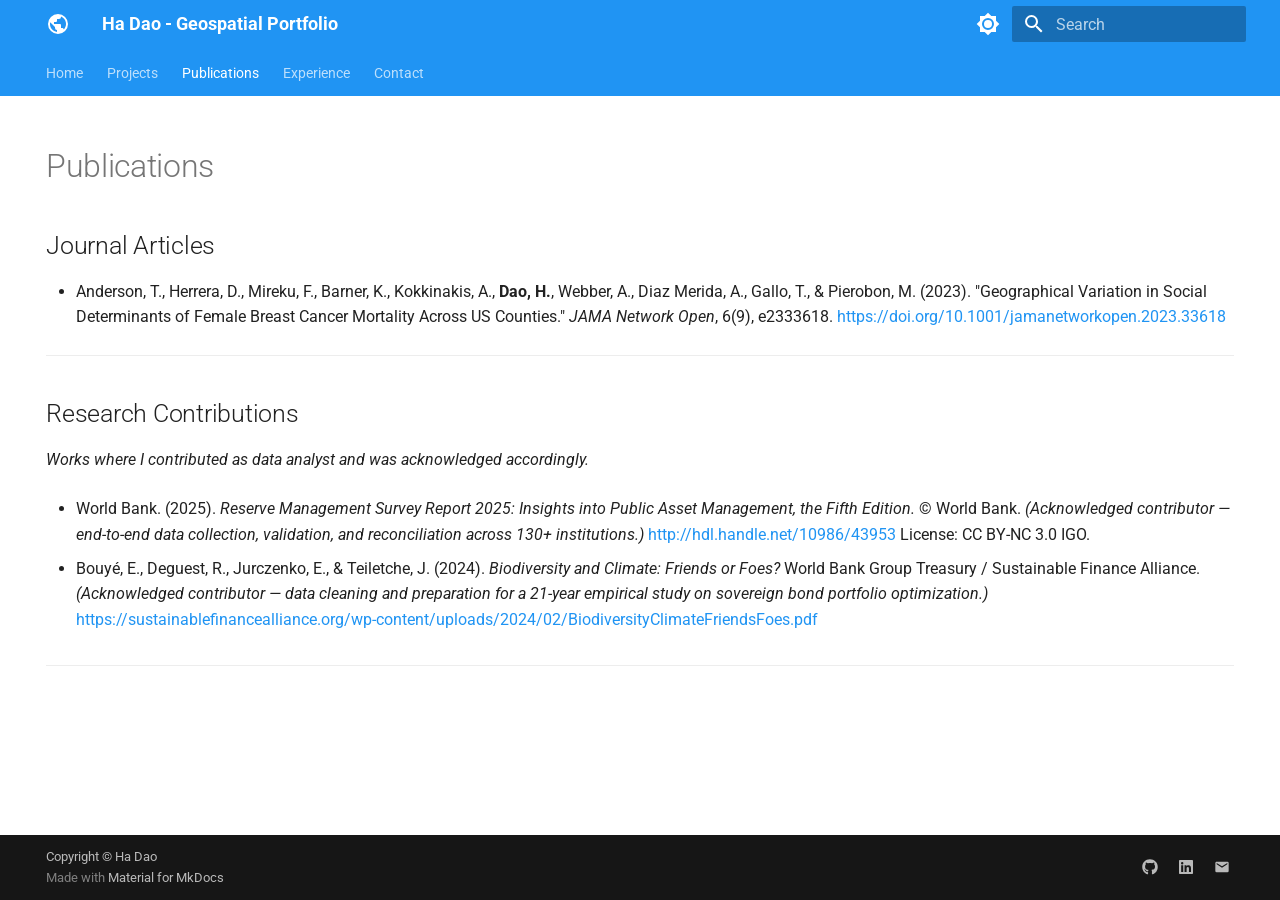
<file: publications/index.html>
<!doctype html>
<html lang="en" class="no-js">
  <head>
    
      <meta charset="utf-8">
      <meta name="viewport" content="width=device-width,initial-scale=1">
      
        <meta name="description" content="Ha's Portfolio — GIS, Remote Sensing, and Spatial Data Science">
      
      
        <meta name="author" content="Ha Dao">
      
      
        <link rel="canonical" href="https://ha-hdao.github.io/ha-hdao.github.io/publications/">
      
      
        <link rel="prev" href="../projects/sample-notebook/">
      
      
        <link rel="next" href="../experience/">
      
      
        
      
      
      <link rel="icon" href="../assets/images/favicon.png">
      <meta name="generator" content="mkdocs-1.6.1, mkdocs-material-9.8.0">
    
    
      
        <title>Publications - Ha Dao - Geospatial Portfolio</title>
      
    
    
      <link rel="stylesheet" href="../assets/stylesheets/main.57a0d79d.min.css">
      
        
        <link rel="stylesheet" href="../assets/stylesheets/palette.fb2fffe2.min.css">
      
      


    
    
      
    
    
      
        
        
        <link rel="preconnect" href="https://fonts.gstatic.com" crossorigin>
        <link rel="stylesheet" href="https://fonts.googleapis.com/css?family=Roboto:300,300i,400,400i,700,700i%7CRoboto+Mono:400,400i,700,700i&display=fallback">
        <style>:root{--md-text-font:"Roboto";--md-code-font:"Roboto Mono"}</style>
      
    
    
      <link rel="stylesheet" href="../assets/css/extra.css">
    
    <script>__md_scope=new URL("..",location),__md_hash=e=>[...e].reduce(((e,_)=>(e<<5)-e+_.charCodeAt(0)),0),__md_get=(e,_=localStorage,t=__md_scope)=>JSON.parse(_.getItem(t.pathname+"."+e)),__md_set=(e,_,t=localStorage,a=__md_scope)=>{try{t.setItem(a.pathname+"."+e,JSON.stringify(_))}catch(e){}}</script>
    
      

    
    
  </head>
  
  
    
    
      
    
    
    
    
    <body dir="ltr" data-md-color-scheme="default" data-md-color-primary="blue" data-md-color-accent="amber">
  
    
    <input class="md-toggle" data-md-toggle="drawer" type="checkbox" id="__drawer" autocomplete="off">
    <input class="md-toggle" data-md-toggle="search" type="checkbox" id="__search" autocomplete="off">
    <label class="md-overlay" for="__drawer"></label>
    <div data-md-component="skip">
      
        
        <a href="#publications" class="md-skip">
          Skip to content
        </a>
      
    </div>
    <div data-md-component="announce">
      
    </div>
    
    
      

<header class="md-header" data-md-component="header">
  <nav class="md-header__inner md-grid" aria-label="Header">
    <a href=".." title="Ha Dao - Geospatial Portfolio" class="md-header__button md-logo" aria-label="Ha Dao - Geospatial Portfolio" data-md-component="logo">
      
  
  <svg xmlns="http://www.w3.org/2000/svg" viewBox="0 0 24 24"><path d="M17.9 17.39c-.26-.8-1.01-1.39-1.9-1.39h-1v-3a1 1 0 0 0-1-1H8v-2h2a1 1 0 0 0 1-1V7h2a2 2 0 0 0 2-2v-.41a7.984 7.984 0 0 1 2.9 12.8M11 19.93c-3.95-.49-7-3.85-7-7.93 0-.62.08-1.22.21-1.79L9 15v1a2 2 0 0 0 2 2m1-16A10 10 0 0 0 2 12a10 10 0 0 0 10 10 10 10 0 0 0 10-10A10 10 0 0 0 12 2"/></svg>

    </a>
    <label class="md-header__button md-icon" for="__drawer">
      
      <svg xmlns="http://www.w3.org/2000/svg" viewBox="0 0 24 24"><path d="M3 6h18v2H3zm0 5h18v2H3zm0 5h18v2H3z"/></svg>
    </label>
    <div class="md-header__title" data-md-component="header-title">
      <div class="md-header__ellipsis">
        <div class="md-header__topic">
          <span class="md-ellipsis">
            Ha Dao - Geospatial Portfolio
          </span>
        </div>
        <div class="md-header__topic" data-md-component="header-topic">
          <span class="md-ellipsis">
            
              Publications
            
          </span>
        </div>
      </div>
    </div>
    
      
        <form class="md-header__option" data-md-component="palette">
  
    
    
    
    <input class="md-option" data-md-color-media="" data-md-color-scheme="default" data-md-color-primary="blue" data-md-color-accent="amber"  aria-label="Switch to dark mode"  type="radio" name="__palette" id="__palette_0">
    
      <label class="md-header__button md-icon" title="Switch to dark mode" for="__palette_1" hidden>
        <svg xmlns="http://www.w3.org/2000/svg" viewBox="0 0 24 24"><path d="M12 8a4 4 0 0 0-4 4 4 4 0 0 0 4 4 4 4 0 0 0 4-4 4 4 0 0 0-4-4m0 10a6 6 0 0 1-6-6 6 6 0 0 1 6-6 6 6 0 0 1 6 6 6 6 0 0 1-6 6m8-9.31V4h-4.69L12 .69 8.69 4H4v4.69L.69 12 4 15.31V20h4.69L12 23.31 15.31 20H20v-4.69L23.31 12z"/></svg>
      </label>
    
  
    
    
    
    <input class="md-option" data-md-color-media="" data-md-color-scheme="slate" data-md-color-primary="indigo" data-md-color-accent="blue"  aria-label="Switch to light mode"  type="radio" name="__palette" id="__palette_1">
    
      <label class="md-header__button md-icon" title="Switch to light mode" for="__palette_0" hidden>
        <svg xmlns="http://www.w3.org/2000/svg" viewBox="0 0 24 24"><path d="M12 18c-.89 0-1.74-.2-2.5-.55C11.56 16.5 13 14.42 13 12s-1.44-4.5-3.5-5.45C10.26 6.2 11.11 6 12 6a6 6 0 0 1 6 6 6 6 0 0 1-6 6m8-9.31V4h-4.69L12 .69 8.69 4H4v4.69L.69 12 4 15.31V20h4.69L12 23.31 15.31 20H20v-4.69L23.31 12z"/></svg>
      </label>
    
  
</form>
      
    
    
      <script>var palette=__md_get("__palette");if(palette&&palette.color){if("(prefers-color-scheme)"===palette.color.media){var media=matchMedia("(prefers-color-scheme: light)"),input=document.querySelector(media.matches?"[data-md-color-media='(prefers-color-scheme: light)']":"[data-md-color-media='(prefers-color-scheme: dark)']");palette.color.media=input.getAttribute("data-md-color-media"),palette.color.scheme=input.getAttribute("data-md-color-scheme"),palette.color.primary=input.getAttribute("data-md-color-primary"),palette.color.accent=input.getAttribute("data-md-color-accent")}for(var[key,value]of Object.entries(palette.color))document.body.setAttribute("data-md-color-"+key,value)}</script>
    
    
    
      
      
        <label class="md-header__button md-icon" for="__search">
          
          <svg xmlns="http://www.w3.org/2000/svg" viewBox="0 0 24 24"><path d="M9.5 3A6.5 6.5 0 0 1 16 9.5c0 1.61-.59 3.09-1.56 4.23l.27.27h.79l5 5-1.5 1.5-5-5v-.79l-.27-.27A6.52 6.52 0 0 1 9.5 16 6.5 6.5 0 0 1 3 9.5 6.5 6.5 0 0 1 9.5 3m0 2C7 5 5 7 5 9.5S7 14 9.5 14 14 12 14 9.5 12 5 9.5 5"/></svg>
        </label>
        <div class="md-search" data-md-component="search" role="dialog">
  <label class="md-search__overlay" for="__search"></label>
  <div class="md-search__inner" role="search">
    <form class="md-search__form" name="search">
      <input type="text" class="md-search__input" name="query" aria-label="Search" placeholder="Search" autocapitalize="off" autocorrect="off" autocomplete="off" spellcheck="false" data-md-component="search-query" required>
      <label class="md-search__icon md-icon" for="__search">
        
        <svg xmlns="http://www.w3.org/2000/svg" viewBox="0 0 24 24"><path d="M9.5 3A6.5 6.5 0 0 1 16 9.5c0 1.61-.59 3.09-1.56 4.23l.27.27h.79l5 5-1.5 1.5-5-5v-.79l-.27-.27A6.52 6.52 0 0 1 9.5 16 6.5 6.5 0 0 1 3 9.5 6.5 6.5 0 0 1 9.5 3m0 2C7 5 5 7 5 9.5S7 14 9.5 14 14 12 14 9.5 12 5 9.5 5"/></svg>
        
        <svg xmlns="http://www.w3.org/2000/svg" viewBox="0 0 24 24"><path d="M20 11v2H8l5.5 5.5-1.42 1.42L4.16 12l7.92-7.92L13.5 5.5 8 11z"/></svg>
      </label>
      <nav class="md-search__options" aria-label="Search">
        
        <button type="reset" class="md-search__icon md-icon" title="Clear" aria-label="Clear" tabindex="-1">
          
          <svg xmlns="http://www.w3.org/2000/svg" viewBox="0 0 24 24"><path d="M19 6.41 17.59 5 12 10.59 6.41 5 5 6.41 10.59 12 5 17.59 6.41 19 12 13.41 17.59 19 19 17.59 13.41 12z"/></svg>
        </button>
      </nav>
      
    </form>
    <div class="md-search__output">
      <div class="md-search__scrollwrap" tabindex="0" data-md-scrollfix>
        <div class="md-search-result" data-md-component="search-result">
          <div class="md-search-result__meta">
            Initializing search
          </div>
          <ol class="md-search-result__list" role="presentation"></ol>
        </div>
      </div>
    </div>
  </div>
</div>
      
    
    
  </nav>
  
</header>
    
    <div class="md-container" data-md-component="container">
      
      
        
          
            
<nav class="md-tabs" aria-label="Tabs" data-md-component="tabs">
  <div class="md-grid">
    <ul class="md-tabs__list">
      
        
  
  
  
  
    <li class="md-tabs__item">
      <a href=".." class="md-tabs__link">
        
  
  
    
  
  Home

      </a>
    </li>
  

      
        
  
  
  
  
    
    
      <li class="md-tabs__item">
        <a href="../projects/" class="md-tabs__link">
          
  
  
  Projects

        </a>
      </li>
    
  

      
        
  
  
  
    
  
  
    <li class="md-tabs__item md-tabs__item--active">
      <a href="./" class="md-tabs__link">
        
  
  
    
  
  Publications

      </a>
    </li>
  

      
        
  
  
  
  
    <li class="md-tabs__item">
      <a href="../experience/" class="md-tabs__link">
        
  
  
    
  
  Experience

      </a>
    </li>
  

      
        
  
  
  
  
    <li class="md-tabs__item">
      <a href="../contact/" class="md-tabs__link">
        
  
  
    
  
  Contact

      </a>
    </li>
  

      
    </ul>
  </div>
</nav>
          
        
      
      <main class="md-main" data-md-component="main">
        <div class="md-main__inner md-grid">
          
            
              
                
              
              <div class="md-sidebar md-sidebar--primary" data-md-component="sidebar" data-md-type="navigation" hidden>
                <div class="md-sidebar__scrollwrap">
                  <div class="md-sidebar__inner">
                    


  


<nav class="md-nav md-nav--primary md-nav--lifted" aria-label="Navigation" data-md-level="0">
  <label class="md-nav__title" for="__drawer">
    <a href=".." title="Ha Dao - Geospatial Portfolio" class="md-nav__button md-logo" aria-label="Ha Dao - Geospatial Portfolio" data-md-component="logo">
      
  
  <svg xmlns="http://www.w3.org/2000/svg" viewBox="0 0 24 24"><path d="M17.9 17.39c-.26-.8-1.01-1.39-1.9-1.39h-1v-3a1 1 0 0 0-1-1H8v-2h2a1 1 0 0 0 1-1V7h2a2 2 0 0 0 2-2v-.41a7.984 7.984 0 0 1 2.9 12.8M11 19.93c-3.95-.49-7-3.85-7-7.93 0-.62.08-1.22.21-1.79L9 15v1a2 2 0 0 0 2 2m1-16A10 10 0 0 0 2 12a10 10 0 0 0 10 10 10 10 0 0 0 10-10A10 10 0 0 0 12 2"/></svg>

    </a>
    Ha Dao - Geospatial Portfolio
  </label>
  
  <ul class="md-nav__list" data-md-scrollfix>
    
      
      
  
  
  
  
    <li class="md-nav__item">
      <a href=".." class="md-nav__link">
        
  
  
  <span class="md-ellipsis">
    
  
    Home
  

    
  </span>
  
  

      </a>
    </li>
  

    
      
      
  
  
  
  
    
    
    
    
      
      
    
    
    <li class="md-nav__item md-nav__item--nested">
      
        
        
        <input class="md-nav__toggle md-toggle " type="checkbox" id="__nav_2" >
        
          
          <label class="md-nav__link" for="__nav_2" id="__nav_2_label" tabindex="0">
            
  
  
  <span class="md-ellipsis">
    
  
    Projects
  

    
  </span>
  
  

            <span class="md-nav__icon md-icon"></span>
          </label>
        
        <nav class="md-nav" data-md-level="1" aria-labelledby="__nav_2_label" aria-expanded="false">
          <label class="md-nav__title" for="__nav_2">
            <span class="md-nav__icon md-icon"></span>
            
  
    Projects
  

          </label>
          <ul class="md-nav__list" data-md-scrollfix>
            
              
                
  
  
  
  
    <li class="md-nav__item">
      <a href="../projects/" class="md-nav__link">
        
  
  
  <span class="md-ellipsis">
    
  
    All Projects
  

    
  </span>
  
  

      </a>
    </li>
  

              
            
              
                
  
  
  
  
    <li class="md-nav__item">
      <a href="../projects/sample-project/" class="md-nav__link">
        
  
  
  <span class="md-ellipsis">
    
  
    Sample Project
  

    
  </span>
  
  

      </a>
    </li>
  

              
            
              
                
  
  
  
  
    <li class="md-nav__item">
      <a href="../projects/sample-notebook/" class="md-nav__link">
        
  
  
  <span class="md-ellipsis">
    
  
    Sample Notebook
  

    
  </span>
  
  

      </a>
    </li>
  

              
            
          </ul>
        </nav>
      
    </li>
  

    
      
      
  
  
    
  
  
  
    <li class="md-nav__item md-nav__item--active">
      
      <input class="md-nav__toggle md-toggle" type="checkbox" id="__toc">
      
      
        
      
      
        <label class="md-nav__link md-nav__link--active" for="__toc">
          
  
  
  <span class="md-ellipsis">
    
  
    Publications
  

    
  </span>
  
  

          <span class="md-nav__icon md-icon"></span>
        </label>
      
      <a href="./" class="md-nav__link md-nav__link--active">
        
  
  
  <span class="md-ellipsis">
    
  
    Publications
  

    
  </span>
  
  

      </a>
      
        

<nav class="md-nav md-nav--secondary" aria-label="Table of contents">
  
  
  
    
  
  
    <label class="md-nav__title" for="__toc">
      <span class="md-nav__icon md-icon"></span>
      Table of contents
    </label>
    <ul class="md-nav__list" data-md-component="toc" data-md-scrollfix>
      
        <li class="md-nav__item">
  <a href="#journal-articles" class="md-nav__link">
    <span class="md-ellipsis">
      
        Journal Articles
      
    </span>
  </a>
  
</li>
      
        <li class="md-nav__item">
  <a href="#research-contributions" class="md-nav__link">
    <span class="md-ellipsis">
      
        Research Contributions
      
    </span>
  </a>
  
</li>
      
    </ul>
  
</nav>
      
    </li>
  

    
      
      
  
  
  
  
    <li class="md-nav__item">
      <a href="../experience/" class="md-nav__link">
        
  
  
  <span class="md-ellipsis">
    
  
    Experience
  

    
  </span>
  
  

      </a>
    </li>
  

    
      
      
  
  
  
  
    <li class="md-nav__item">
      <a href="../contact/" class="md-nav__link">
        
  
  
  <span class="md-ellipsis">
    
  
    Contact
  

    
  </span>
  
  

      </a>
    </li>
  

    
  </ul>
</nav>
                  </div>
                </div>
              </div>
            
            
              
                
              
              <div class="md-sidebar md-sidebar--secondary" data-md-component="sidebar" data-md-type="toc" hidden>
                <div class="md-sidebar__scrollwrap">
                  <div class="md-sidebar__inner">
                    

<nav class="md-nav md-nav--secondary" aria-label="Table of contents">
  
  
  
    
  
  
    <label class="md-nav__title" for="__toc">
      <span class="md-nav__icon md-icon"></span>
      Table of contents
    </label>
    <ul class="md-nav__list" data-md-component="toc" data-md-scrollfix>
      
        <li class="md-nav__item">
  <a href="#journal-articles" class="md-nav__link">
    <span class="md-ellipsis">
      
        Journal Articles
      
    </span>
  </a>
  
</li>
      
        <li class="md-nav__item">
  <a href="#research-contributions" class="md-nav__link">
    <span class="md-ellipsis">
      
        Research Contributions
      
    </span>
  </a>
  
</li>
      
    </ul>
  
</nav>
                  </div>
                </div>
              </div>
            
          
          
            <div class="md-content" data-md-component="content">
              
              <article class="md-content__inner md-typeset">
                
                  
  




<h1 id="publications">Publications</h1>
<h2 id="journal-articles">Journal Articles</h2>
<ul>
<li>Anderson, T., Herrera, D., Mireku, F., Barner, K., Kokkinakis, A., <strong>Dao, H.</strong>, Webber, A., Diaz Merida, A., Gallo, T., &amp; Pierobon, M. (2023). "Geographical Variation in Social Determinants of Female Breast Cancer Mortality Across US Counties." <em>JAMA Network Open</em>, 6(9), e2333618. <a href="https://doi.org/10.1001/jamanetworkopen.2023.33618">https://doi.org/10.1001/jamanetworkopen.2023.33618</a></li>
</ul>
<hr />
<h2 id="research-contributions">Research Contributions</h2>
<p><em>Works where I contributed as data analyst and was acknowledged accordingly.</em></p>
<ul>
<li>
<p>World Bank. (2025). <em>Reserve Management Survey Report 2025: Insights into Public Asset Management, the Fifth Edition.</em> © World Bank. <em>(Acknowledged contributor — end-to-end data collection, validation, and reconciliation across 130+ institutions.)</em> <a href="http://hdl.handle.net/10986/43953">http://hdl.handle.net/10986/43953</a> License: CC BY-NC 3.0 IGO.</p>
</li>
<li>
<p>Bouyé, E., Deguest, R., Jurczenko, E., &amp; Teiletche, J. (2024). <em>Biodiversity and Climate: Friends or Foes?</em> World Bank Group Treasury / Sustainable Finance Alliance. <em>(Acknowledged contributor — data cleaning and preparation for a 21-year empirical study on sovereign bond portfolio optimization.)</em> <a href="https://sustainablefinancealliance.org/wp-content/uploads/2024/02/BiodiversityClimateFriendsFoes.pdf">https://sustainablefinancealliance.org/wp-content/uploads/2024/02/BiodiversityClimateFriendsFoes.pdf</a></p>
</li>
</ul>
<hr />
<!-- *For a full list, see [Google Scholar](https://scholar.google.com/citations?user=5tdYKycAAAAJ&hl=en).* -->







  
  




  



                
              </article>
            </div>
          
          
<script>var target=document.getElementById(location.hash.slice(1));target&&target.name&&(target.checked=target.name.startsWith("__tabbed_"))</script>
        </div>
        
          <button type="button" class="md-top md-icon" data-md-component="top" hidden>
  
  <svg xmlns="http://www.w3.org/2000/svg" viewBox="0 0 24 24"><path d="M13 20h-2V8l-5.5 5.5-1.42-1.42L12 4.16l7.92 7.92-1.42 1.42L13 8z"/></svg>
  Back to top
</button>
        
      </main>
      
        <footer class="md-footer">
  
  <div class="md-footer-meta md-typeset">
    <div class="md-footer-meta__inner md-grid">
      <div class="md-copyright">
  
    <div class="md-copyright__highlight">
      Copyright &copy; Ha Dao
    </div>
  
  
    Made with
    <a href="https://squidfunk.github.io/mkdocs-material/" target="_blank" rel="noopener">
      Material for MkDocs
    </a>
  
</div>
      
        
<div class="md-social">
  
    
    
    
    
      
      
    
    <a href="https://github.com/ha-hdao" target="_blank" rel="noopener" title="github.com" class="md-social__link">
      <svg xmlns="http://www.w3.org/2000/svg" viewBox="0 0 512 512"><!--! Font Awesome Free 7.1.0 by @fontawesome - https://fontawesome.com License - https://fontawesome.com/license/free (Icons: CC BY 4.0, Fonts: SIL OFL 1.1, Code: MIT License) Copyright 2025 Fonticons, Inc.--><path d="M173.9 397.4c0 2-2.3 3.6-5.2 3.6-3.3.3-5.6-1.3-5.6-3.6 0-2 2.3-3.6 5.2-3.6 3-.3 5.6 1.3 5.6 3.6m-31.1-4.5c-.7 2 1.3 4.3 4.3 4.9 2.6 1 5.6 0 6.2-2s-1.3-4.3-4.3-5.2c-2.6-.7-5.5.3-6.2 2.3m44.2-1.7c-2.9.7-4.9 2.6-4.6 4.9.3 2 2.9 3.3 5.9 2.6 2.9-.7 4.9-2.6 4.6-4.6-.3-1.9-3-3.2-5.9-2.9M252.8 8C114.1 8 8 113.3 8 252c0 110.9 69.8 205.8 169.5 239.2 12.8 2.3 17.3-5.6 17.3-12.1 0-6.2-.3-40.4-.3-61.4 0 0-70 15-84.7-29.8 0 0-11.4-29.1-27.8-36.6 0 0-22.9-15.7 1.6-15.4 0 0 24.9 2 38.6 25.8 21.9 38.6 58.6 27.5 72.9 20.9 2.3-16 8.8-27.1 16-33.7-55.9-6.2-112.3-14.3-112.3-110.5 0-27.5 7.6-41.3 23.6-58.9-2.6-6.5-11.1-33.3 2.6-67.9 20.9-6.5 69 27 69 27 20-5.6 41.5-8.5 62.8-8.5s42.8 2.9 62.8 8.5c0 0 48.1-33.6 69-27 13.7 34.7 5.2 61.4 2.6 67.9 16 17.7 25.8 31.5 25.8 58.9 0 96.5-58.9 104.2-114.8 110.5 9.2 7.9 17 22.9 17 46.4 0 33.7-.3 75.4-.3 83.6 0 6.5 4.6 14.4 17.3 12.1C436.2 457.8 504 362.9 504 252 504 113.3 391.5 8 252.8 8M105.2 352.9c-1.3 1-1 3.3.7 5.2 1.6 1.6 3.9 2.3 5.2 1 1.3-1 1-3.3-.7-5.2-1.6-1.6-3.9-2.3-5.2-1m-10.8-8.1c-.7 1.3.3 2.9 2.3 3.9 1.6 1 3.6.7 4.3-.7.7-1.3-.3-2.9-2.3-3.9-2-.6-3.6-.3-4.3.7m32.4 35.6c-1.6 1.3-1 4.3 1.3 6.2 2.3 2.3 5.2 2.6 6.5 1 1.3-1.3.7-4.3-1.3-6.2-2.2-2.3-5.2-2.6-6.5-1m-11.4-14.7c-1.6 1-1.6 3.6 0 5.9s4.3 3.3 5.6 2.3c1.6-1.3 1.6-3.9 0-6.2-1.4-2.3-4-3.3-5.6-2"/></svg>
    </a>
  
    
    
    
    
      
      
    
    <a href="https://www.linkedin.com/in/ha-dao-301919220/" target="_blank" rel="noopener" title="www.linkedin.com" class="md-social__link">
      <svg xmlns="http://www.w3.org/2000/svg" viewBox="0 0 448 512"><!--! Font Awesome Free 7.1.0 by @fontawesome - https://fontawesome.com License - https://fontawesome.com/license/free (Icons: CC BY 4.0, Fonts: SIL OFL 1.1, Code: MIT License) Copyright 2025 Fonticons, Inc.--><path d="M416 32H31.9C14.3 32 0 46.5 0 64.3v383.4C0 465.5 14.3 480 31.9 480H416c17.6 0 32-14.5 32-32.3V64.3c0-17.8-14.4-32.3-32-32.3M135.4 416H69V202.2h66.5V416zM102.2 96a38.5 38.5 0 1 1 0 77 38.5 38.5 0 1 1 0-77m282.1 320h-66.4V312c0-24.8-.5-56.7-34.5-56.7-34.6 0-39.9 27-39.9 54.9V416h-66.4V202.2h63.7v29.2h.9c8.9-16.8 30.6-34.5 62.9-34.5 67.2 0 79.7 44.3 79.7 101.9z"/></svg>
    </a>
  
    
    
    
    
    <a href="mailto:hvandao@umd.edu" target="_blank" rel="noopener" title="" class="md-social__link">
      <svg xmlns="http://www.w3.org/2000/svg" viewBox="0 0 24 24"><path d="m20 8-8 5-8-5V6l8 5 8-5m0-2H4c-1.11 0-2 .89-2 2v12a2 2 0 0 0 2 2h16a2 2 0 0 0 2-2V6a2 2 0 0 0-2-2"/></svg>
    </a>
  
</div>
      
    </div>
  </div>
</footer>
      
    </div>
    <div class="md-dialog" data-md-component="dialog">
      <div class="md-dialog__inner md-typeset"></div>
    </div>
    
    
    
      
      
      <script id="__config" type="application/json">{"annotate": null, "base": "..", "features": ["navigation.tabs", "navigation.top", "content.code.copy"], "search": "../assets/javascripts/workers/search.a7633da7.min.js", "tags": null, "translations": {"clipboard.copied": "Copied to clipboard", "clipboard.copy": "Copy to clipboard", "search.result.more.one": "1 more on this page", "search.result.more.other": "# more on this page", "search.result.none": "No matching documents", "search.result.one": "1 matching document", "search.result.other": "# matching documents", "search.result.placeholder": "Type to start searching", "search.result.term.missing": "Missing", "select.version": "Select version"}, "version": null}</script>
    
    
      <script src="../assets/javascripts/bundle.c21346df.min.js"></script>
      
    
  </body>
</html>
</file>
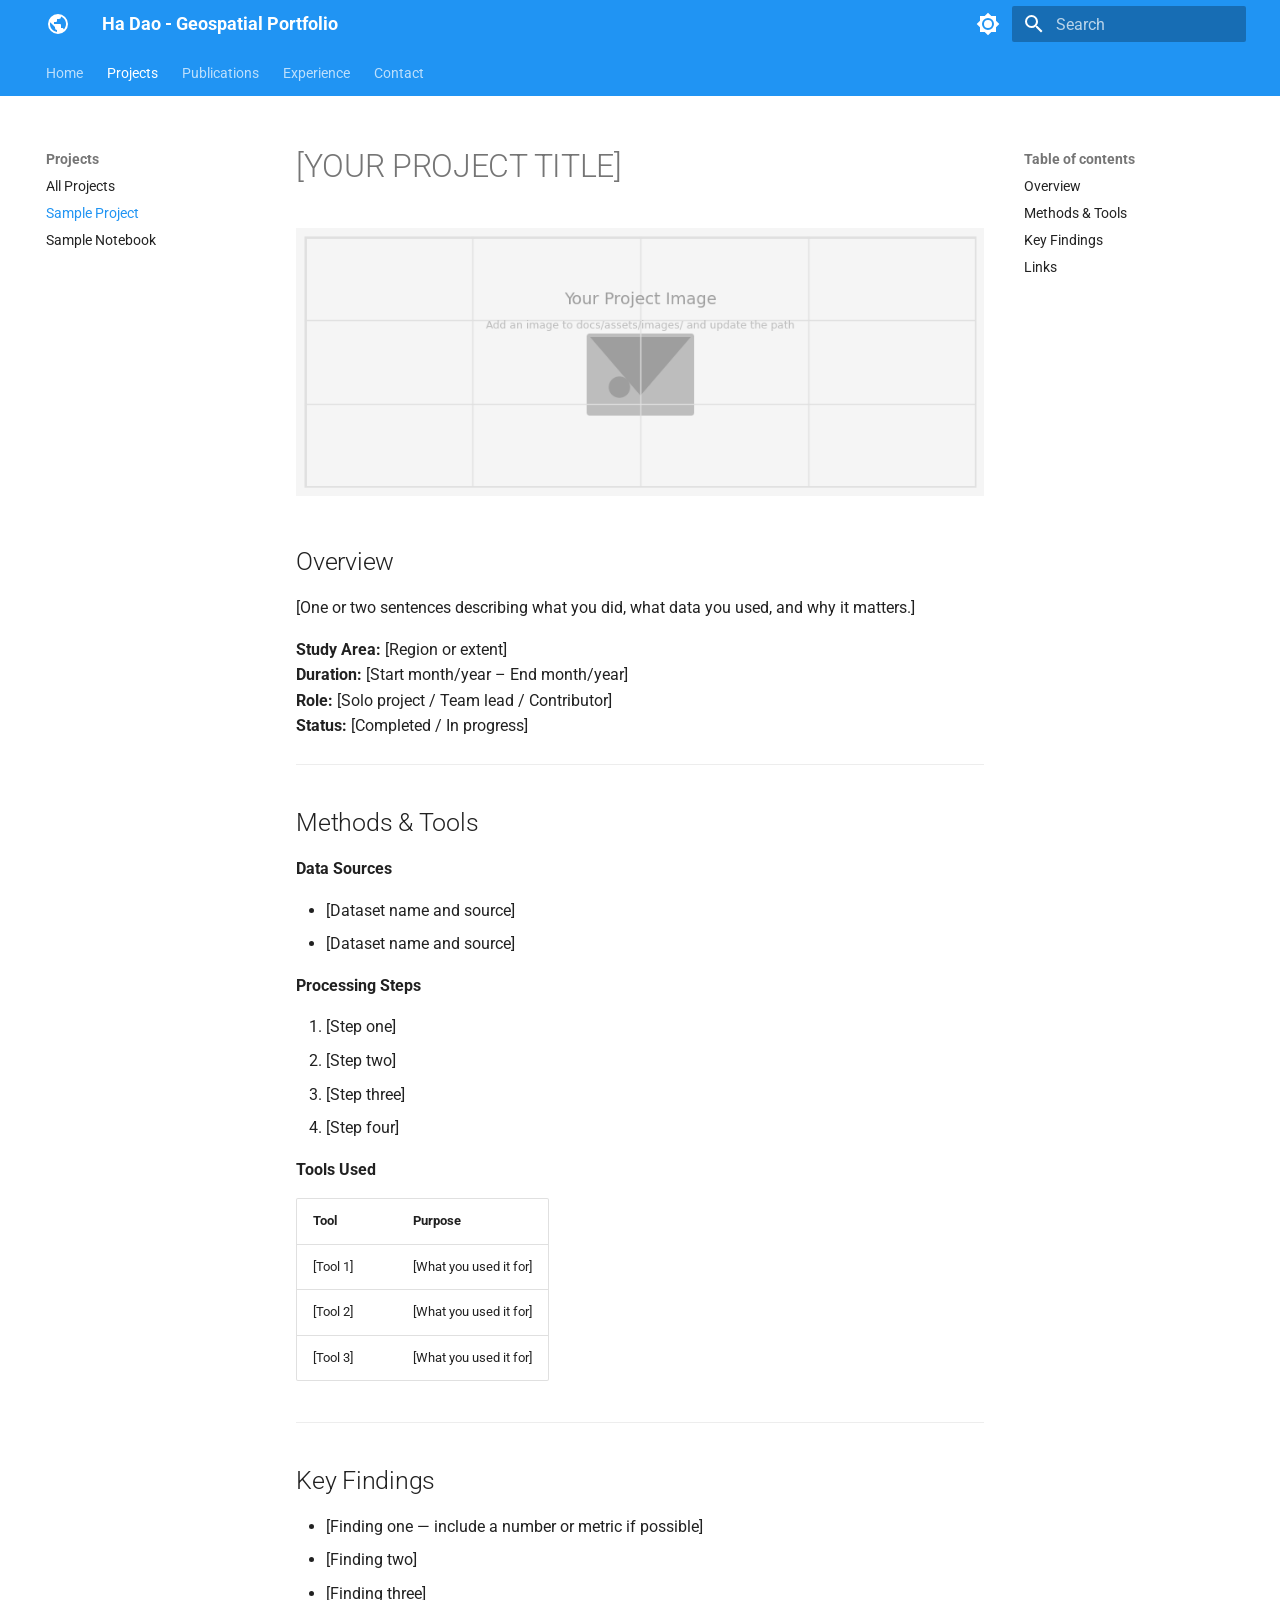
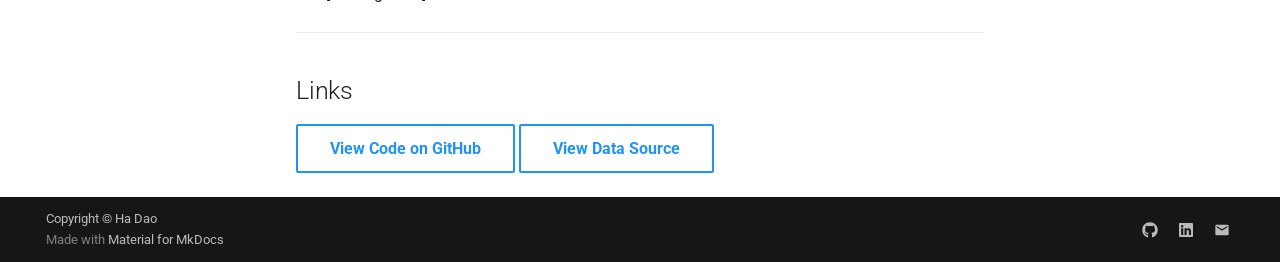
<file: projects/sample-project/index.html>
<!doctype html>
<html lang="en" class="no-js">
  <head>
    
      <meta charset="utf-8">
      <meta name="viewport" content="width=device-width,initial-scale=1">
      
        <meta name="description" content="Ha's Portfolio — GIS, Remote Sensing, and Spatial Data Science">
      
      
        <meta name="author" content="Ha Dao">
      
      
        <link rel="canonical" href="https://ha-hdao.github.io/ha-hdao.github.io/projects/sample-project/">
      
      
        <link rel="prev" href="../">
      
      
        <link rel="next" href="../sample-notebook/">
      
      
        
      
      
      <link rel="icon" href="../../assets/images/favicon.png">
      <meta name="generator" content="mkdocs-1.6.1, mkdocs-material-9.8.0">
    
    
      
        <title>Sample Project - Ha Dao - Geospatial Portfolio</title>
      
    
    
      <link rel="stylesheet" href="../../assets/stylesheets/main.57a0d79d.min.css">
      
        
        <link rel="stylesheet" href="../../assets/stylesheets/palette.fb2fffe2.min.css">
      
      


    
    
      
    
    
      
        
        
        <link rel="preconnect" href="https://fonts.gstatic.com" crossorigin>
        <link rel="stylesheet" href="https://fonts.googleapis.com/css?family=Roboto:300,300i,400,400i,700,700i%7CRoboto+Mono:400,400i,700,700i&display=fallback">
        <style>:root{--md-text-font:"Roboto";--md-code-font:"Roboto Mono"}</style>
      
    
    
      <link rel="stylesheet" href="../../assets/css/extra.css">
    
    <script>__md_scope=new URL("../..",location),__md_hash=e=>[...e].reduce(((e,_)=>(e<<5)-e+_.charCodeAt(0)),0),__md_get=(e,_=localStorage,t=__md_scope)=>JSON.parse(_.getItem(t.pathname+"."+e)),__md_set=(e,_,t=localStorage,a=__md_scope)=>{try{t.setItem(a.pathname+"."+e,JSON.stringify(_))}catch(e){}}</script>
    
      

    
    
  </head>
  
  
    
    
      
    
    
    
    
    <body dir="ltr" data-md-color-scheme="default" data-md-color-primary="blue" data-md-color-accent="amber">
  
    
    <input class="md-toggle" data-md-toggle="drawer" type="checkbox" id="__drawer" autocomplete="off">
    <input class="md-toggle" data-md-toggle="search" type="checkbox" id="__search" autocomplete="off">
    <label class="md-overlay" for="__drawer"></label>
    <div data-md-component="skip">
      
        
        <a href="#your-project-title" class="md-skip">
          Skip to content
        </a>
      
    </div>
    <div data-md-component="announce">
      
    </div>
    
    
      

<header class="md-header" data-md-component="header">
  <nav class="md-header__inner md-grid" aria-label="Header">
    <a href="../.." title="Ha Dao - Geospatial Portfolio" class="md-header__button md-logo" aria-label="Ha Dao - Geospatial Portfolio" data-md-component="logo">
      
  
  <svg xmlns="http://www.w3.org/2000/svg" viewBox="0 0 24 24"><path d="M17.9 17.39c-.26-.8-1.01-1.39-1.9-1.39h-1v-3a1 1 0 0 0-1-1H8v-2h2a1 1 0 0 0 1-1V7h2a2 2 0 0 0 2-2v-.41a7.984 7.984 0 0 1 2.9 12.8M11 19.93c-3.95-.49-7-3.85-7-7.93 0-.62.08-1.22.21-1.79L9 15v1a2 2 0 0 0 2 2m1-16A10 10 0 0 0 2 12a10 10 0 0 0 10 10 10 10 0 0 0 10-10A10 10 0 0 0 12 2"/></svg>

    </a>
    <label class="md-header__button md-icon" for="__drawer">
      
      <svg xmlns="http://www.w3.org/2000/svg" viewBox="0 0 24 24"><path d="M3 6h18v2H3zm0 5h18v2H3zm0 5h18v2H3z"/></svg>
    </label>
    <div class="md-header__title" data-md-component="header-title">
      <div class="md-header__ellipsis">
        <div class="md-header__topic">
          <span class="md-ellipsis">
            Ha Dao - Geospatial Portfolio
          </span>
        </div>
        <div class="md-header__topic" data-md-component="header-topic">
          <span class="md-ellipsis">
            
              Sample Project
            
          </span>
        </div>
      </div>
    </div>
    
      
        <form class="md-header__option" data-md-component="palette">
  
    
    
    
    <input class="md-option" data-md-color-media="" data-md-color-scheme="default" data-md-color-primary="blue" data-md-color-accent="amber"  aria-label="Switch to dark mode"  type="radio" name="__palette" id="__palette_0">
    
      <label class="md-header__button md-icon" title="Switch to dark mode" for="__palette_1" hidden>
        <svg xmlns="http://www.w3.org/2000/svg" viewBox="0 0 24 24"><path d="M12 8a4 4 0 0 0-4 4 4 4 0 0 0 4 4 4 4 0 0 0 4-4 4 4 0 0 0-4-4m0 10a6 6 0 0 1-6-6 6 6 0 0 1 6-6 6 6 0 0 1 6 6 6 6 0 0 1-6 6m8-9.31V4h-4.69L12 .69 8.69 4H4v4.69L.69 12 4 15.31V20h4.69L12 23.31 15.31 20H20v-4.69L23.31 12z"/></svg>
      </label>
    
  
    
    
    
    <input class="md-option" data-md-color-media="" data-md-color-scheme="slate" data-md-color-primary="indigo" data-md-color-accent="blue"  aria-label="Switch to light mode"  type="radio" name="__palette" id="__palette_1">
    
      <label class="md-header__button md-icon" title="Switch to light mode" for="__palette_0" hidden>
        <svg xmlns="http://www.w3.org/2000/svg" viewBox="0 0 24 24"><path d="M12 18c-.89 0-1.74-.2-2.5-.55C11.56 16.5 13 14.42 13 12s-1.44-4.5-3.5-5.45C10.26 6.2 11.11 6 12 6a6 6 0 0 1 6 6 6 6 0 0 1-6 6m8-9.31V4h-4.69L12 .69 8.69 4H4v4.69L.69 12 4 15.31V20h4.69L12 23.31 15.31 20H20v-4.69L23.31 12z"/></svg>
      </label>
    
  
</form>
      
    
    
      <script>var palette=__md_get("__palette");if(palette&&palette.color){if("(prefers-color-scheme)"===palette.color.media){var media=matchMedia("(prefers-color-scheme: light)"),input=document.querySelector(media.matches?"[data-md-color-media='(prefers-color-scheme: light)']":"[data-md-color-media='(prefers-color-scheme: dark)']");palette.color.media=input.getAttribute("data-md-color-media"),palette.color.scheme=input.getAttribute("data-md-color-scheme"),palette.color.primary=input.getAttribute("data-md-color-primary"),palette.color.accent=input.getAttribute("data-md-color-accent")}for(var[key,value]of Object.entries(palette.color))document.body.setAttribute("data-md-color-"+key,value)}</script>
    
    
    
      
      
        <label class="md-header__button md-icon" for="__search">
          
          <svg xmlns="http://www.w3.org/2000/svg" viewBox="0 0 24 24"><path d="M9.5 3A6.5 6.5 0 0 1 16 9.5c0 1.61-.59 3.09-1.56 4.23l.27.27h.79l5 5-1.5 1.5-5-5v-.79l-.27-.27A6.52 6.52 0 0 1 9.5 16 6.5 6.5 0 0 1 3 9.5 6.5 6.5 0 0 1 9.5 3m0 2C7 5 5 7 5 9.5S7 14 9.5 14 14 12 14 9.5 12 5 9.5 5"/></svg>
        </label>
        <div class="md-search" data-md-component="search" role="dialog">
  <label class="md-search__overlay" for="__search"></label>
  <div class="md-search__inner" role="search">
    <form class="md-search__form" name="search">
      <input type="text" class="md-search__input" name="query" aria-label="Search" placeholder="Search" autocapitalize="off" autocorrect="off" autocomplete="off" spellcheck="false" data-md-component="search-query" required>
      <label class="md-search__icon md-icon" for="__search">
        
        <svg xmlns="http://www.w3.org/2000/svg" viewBox="0 0 24 24"><path d="M9.5 3A6.5 6.5 0 0 1 16 9.5c0 1.61-.59 3.09-1.56 4.23l.27.27h.79l5 5-1.5 1.5-5-5v-.79l-.27-.27A6.52 6.52 0 0 1 9.5 16 6.5 6.5 0 0 1 3 9.5 6.5 6.5 0 0 1 9.5 3m0 2C7 5 5 7 5 9.5S7 14 9.5 14 14 12 14 9.5 12 5 9.5 5"/></svg>
        
        <svg xmlns="http://www.w3.org/2000/svg" viewBox="0 0 24 24"><path d="M20 11v2H8l5.5 5.5-1.42 1.42L4.16 12l7.92-7.92L13.5 5.5 8 11z"/></svg>
      </label>
      <nav class="md-search__options" aria-label="Search">
        
        <button type="reset" class="md-search__icon md-icon" title="Clear" aria-label="Clear" tabindex="-1">
          
          <svg xmlns="http://www.w3.org/2000/svg" viewBox="0 0 24 24"><path d="M19 6.41 17.59 5 12 10.59 6.41 5 5 6.41 10.59 12 5 17.59 6.41 19 12 13.41 17.59 19 19 17.59 13.41 12z"/></svg>
        </button>
      </nav>
      
    </form>
    <div class="md-search__output">
      <div class="md-search__scrollwrap" tabindex="0" data-md-scrollfix>
        <div class="md-search-result" data-md-component="search-result">
          <div class="md-search-result__meta">
            Initializing search
          </div>
          <ol class="md-search-result__list" role="presentation"></ol>
        </div>
      </div>
    </div>
  </div>
</div>
      
    
    
  </nav>
  
</header>
    
    <div class="md-container" data-md-component="container">
      
      
        
          
            
<nav class="md-tabs" aria-label="Tabs" data-md-component="tabs">
  <div class="md-grid">
    <ul class="md-tabs__list">
      
        
  
  
  
  
    <li class="md-tabs__item">
      <a href="../.." class="md-tabs__link">
        
  
  
    
  
  Home

      </a>
    </li>
  

      
        
  
  
  
    
  
  
    
    
      <li class="md-tabs__item md-tabs__item--active">
        <a href="../" class="md-tabs__link">
          
  
  
  Projects

        </a>
      </li>
    
  

      
        
  
  
  
  
    <li class="md-tabs__item">
      <a href="../../publications/" class="md-tabs__link">
        
  
  
    
  
  Publications

      </a>
    </li>
  

      
        
  
  
  
  
    <li class="md-tabs__item">
      <a href="../../experience/" class="md-tabs__link">
        
  
  
    
  
  Experience

      </a>
    </li>
  

      
        
  
  
  
  
    <li class="md-tabs__item">
      <a href="../../contact/" class="md-tabs__link">
        
  
  
    
  
  Contact

      </a>
    </li>
  

      
    </ul>
  </div>
</nav>
          
        
      
      <main class="md-main" data-md-component="main">
        <div class="md-main__inner md-grid">
          
            
              
              <div class="md-sidebar md-sidebar--primary" data-md-component="sidebar" data-md-type="navigation" >
                <div class="md-sidebar__scrollwrap">
                  <div class="md-sidebar__inner">
                    


  


<nav class="md-nav md-nav--primary md-nav--lifted" aria-label="Navigation" data-md-level="0">
  <label class="md-nav__title" for="__drawer">
    <a href="../.." title="Ha Dao - Geospatial Portfolio" class="md-nav__button md-logo" aria-label="Ha Dao - Geospatial Portfolio" data-md-component="logo">
      
  
  <svg xmlns="http://www.w3.org/2000/svg" viewBox="0 0 24 24"><path d="M17.9 17.39c-.26-.8-1.01-1.39-1.9-1.39h-1v-3a1 1 0 0 0-1-1H8v-2h2a1 1 0 0 0 1-1V7h2a2 2 0 0 0 2-2v-.41a7.984 7.984 0 0 1 2.9 12.8M11 19.93c-3.95-.49-7-3.85-7-7.93 0-.62.08-1.22.21-1.79L9 15v1a2 2 0 0 0 2 2m1-16A10 10 0 0 0 2 12a10 10 0 0 0 10 10 10 10 0 0 0 10-10A10 10 0 0 0 12 2"/></svg>

    </a>
    Ha Dao - Geospatial Portfolio
  </label>
  
  <ul class="md-nav__list" data-md-scrollfix>
    
      
      
  
  
  
  
    <li class="md-nav__item">
      <a href="../.." class="md-nav__link">
        
  
  
  <span class="md-ellipsis">
    
  
    Home
  

    
  </span>
  
  

      </a>
    </li>
  

    
      
      
  
  
    
  
  
  
    
    
    
    
      
        
        
      
      
    
    
    <li class="md-nav__item md-nav__item--active md-nav__item--section md-nav__item--nested">
      
        
        
        <input class="md-nav__toggle md-toggle " type="checkbox" id="__nav_2" checked>
        
          
          <label class="md-nav__link" for="__nav_2" id="__nav_2_label" tabindex="">
            
  
  
  <span class="md-ellipsis">
    
  
    Projects
  

    
  </span>
  
  

            <span class="md-nav__icon md-icon"></span>
          </label>
        
        <nav class="md-nav" data-md-level="1" aria-labelledby="__nav_2_label" aria-expanded="true">
          <label class="md-nav__title" for="__nav_2">
            <span class="md-nav__icon md-icon"></span>
            
  
    Projects
  

          </label>
          <ul class="md-nav__list" data-md-scrollfix>
            
              
                
  
  
  
  
    <li class="md-nav__item">
      <a href="../" class="md-nav__link">
        
  
  
  <span class="md-ellipsis">
    
  
    All Projects
  

    
  </span>
  
  

      </a>
    </li>
  

              
            
              
                
  
  
    
  
  
  
    <li class="md-nav__item md-nav__item--active">
      
      <input class="md-nav__toggle md-toggle" type="checkbox" id="__toc">
      
      
        
      
      
        <label class="md-nav__link md-nav__link--active" for="__toc">
          
  
  
  <span class="md-ellipsis">
    
  
    Sample Project
  

    
  </span>
  
  

          <span class="md-nav__icon md-icon"></span>
        </label>
      
      <a href="./" class="md-nav__link md-nav__link--active">
        
  
  
  <span class="md-ellipsis">
    
  
    Sample Project
  

    
  </span>
  
  

      </a>
      
        

<nav class="md-nav md-nav--secondary" aria-label="Table of contents">
  
  
  
    
  
  
    <label class="md-nav__title" for="__toc">
      <span class="md-nav__icon md-icon"></span>
      Table of contents
    </label>
    <ul class="md-nav__list" data-md-component="toc" data-md-scrollfix>
      
        <li class="md-nav__item">
  <a href="#overview" class="md-nav__link">
    <span class="md-ellipsis">
      
        Overview
      
    </span>
  </a>
  
</li>
      
        <li class="md-nav__item">
  <a href="#methods-tools" class="md-nav__link">
    <span class="md-ellipsis">
      
        Methods &amp; Tools
      
    </span>
  </a>
  
</li>
      
        <li class="md-nav__item">
  <a href="#key-findings" class="md-nav__link">
    <span class="md-ellipsis">
      
        Key Findings
      
    </span>
  </a>
  
</li>
      
        <li class="md-nav__item">
  <a href="#links" class="md-nav__link">
    <span class="md-ellipsis">
      
        Links
      
    </span>
  </a>
  
</li>
      
    </ul>
  
</nav>
      
    </li>
  

              
            
              
                
  
  
  
  
    <li class="md-nav__item">
      <a href="../sample-notebook/" class="md-nav__link">
        
  
  
  <span class="md-ellipsis">
    
  
    Sample Notebook
  

    
  </span>
  
  

      </a>
    </li>
  

              
            
          </ul>
        </nav>
      
    </li>
  

    
      
      
  
  
  
  
    <li class="md-nav__item">
      <a href="../../publications/" class="md-nav__link">
        
  
  
  <span class="md-ellipsis">
    
  
    Publications
  

    
  </span>
  
  

      </a>
    </li>
  

    
      
      
  
  
  
  
    <li class="md-nav__item">
      <a href="../../experience/" class="md-nav__link">
        
  
  
  <span class="md-ellipsis">
    
  
    Experience
  

    
  </span>
  
  

      </a>
    </li>
  

    
      
      
  
  
  
  
    <li class="md-nav__item">
      <a href="../../contact/" class="md-nav__link">
        
  
  
  <span class="md-ellipsis">
    
  
    Contact
  

    
  </span>
  
  

      </a>
    </li>
  

    
  </ul>
</nav>
                  </div>
                </div>
              </div>
            
            
              
              <div class="md-sidebar md-sidebar--secondary" data-md-component="sidebar" data-md-type="toc" >
                <div class="md-sidebar__scrollwrap">
                  <div class="md-sidebar__inner">
                    

<nav class="md-nav md-nav--secondary" aria-label="Table of contents">
  
  
  
    
  
  
    <label class="md-nav__title" for="__toc">
      <span class="md-nav__icon md-icon"></span>
      Table of contents
    </label>
    <ul class="md-nav__list" data-md-component="toc" data-md-scrollfix>
      
        <li class="md-nav__item">
  <a href="#overview" class="md-nav__link">
    <span class="md-ellipsis">
      
        Overview
      
    </span>
  </a>
  
</li>
      
        <li class="md-nav__item">
  <a href="#methods-tools" class="md-nav__link">
    <span class="md-ellipsis">
      
        Methods &amp; Tools
      
    </span>
  </a>
  
</li>
      
        <li class="md-nav__item">
  <a href="#key-findings" class="md-nav__link">
    <span class="md-ellipsis">
      
        Key Findings
      
    </span>
  </a>
  
</li>
      
        <li class="md-nav__item">
  <a href="#links" class="md-nav__link">
    <span class="md-ellipsis">
      
        Links
      
    </span>
  </a>
  
</li>
      
    </ul>
  
</nav>
                  </div>
                </div>
              </div>
            
          
          
            <div class="md-content" data-md-component="content">
              
              <article class="md-content__inner md-typeset">
                
                  



<!--
CHECKLIST FOR THIS PAGE (copy this file for each new project):
- [ ] Replace [YOUR PROJECT TITLE] with your project title
- [ ] Replace the hero image with your own (add to docs/assets/images/)
- [ ] Update the Overview section
- [ ] Update the Methods & Tools section
- [ ] Update the Key Findings section
- [ ] Update the Links section
- [ ] Add a card for this project on docs/projects/index.md
- [ ] Add a nav entry in mkdocs.yml
-->

<h1 id="your-project-title">[YOUR PROJECT TITLE]</h1>
<p><img alt="Project overview image" src="../../assets/images/placeholder-project.png" /></p>
<h2 id="overview">Overview</h2>
<p>[One or two sentences describing what you did, what data you used, and why it matters.]</p>
<p><strong>Study Area:</strong> [Region or extent]<br />
<strong>Duration:</strong> [Start month/year – End month/year]<br />
<strong>Role:</strong> [Solo project / Team lead / Contributor]<br />
<strong>Status:</strong> [Completed / In progress]</p>
<hr />
<h2 id="methods-tools">Methods &amp; Tools</h2>
<p><strong>Data Sources</strong></p>
<ul>
<li>[Dataset name and source]</li>
<li>[Dataset name and source]</li>
</ul>
<p><strong>Processing Steps</strong></p>
<ol>
<li>[Step one]</li>
<li>[Step two]</li>
<li>[Step three]</li>
<li>[Step four]</li>
</ol>
<p><strong>Tools Used</strong></p>
<table>
<thead>
<tr>
<th>Tool</th>
<th>Purpose</th>
</tr>
</thead>
<tbody>
<tr>
<td>[Tool 1]</td>
<td>[What you used it for]</td>
</tr>
<tr>
<td>[Tool 2]</td>
<td>[What you used it for]</td>
</tr>
<tr>
<td>[Tool 3]</td>
<td>[What you used it for]</td>
</tr>
</tbody>
</table>
<hr />
<h2 id="key-findings">Key Findings</h2>
<ul>
<li>[Finding one — include a number or metric if possible]</li>
<li>[Finding two]</li>
<li>[Finding three]</li>
</ul>
<hr />
<h2 id="links">Links</h2>
<p><a class="md-button" href="https://github.com/[YOUR-GITHUB-USERNAME]/[YOUR-REPO-NAME]">View Code on GitHub</a>
<a class="md-button" href="https://example.com">View Data Source</a></p>












                
              </article>
            </div>
          
          
<script>var target=document.getElementById(location.hash.slice(1));target&&target.name&&(target.checked=target.name.startsWith("__tabbed_"))</script>
        </div>
        
          <button type="button" class="md-top md-icon" data-md-component="top" hidden>
  
  <svg xmlns="http://www.w3.org/2000/svg" viewBox="0 0 24 24"><path d="M13 20h-2V8l-5.5 5.5-1.42-1.42L12 4.16l7.92 7.92-1.42 1.42L13 8z"/></svg>
  Back to top
</button>
        
      </main>
      
        <footer class="md-footer">
  
  <div class="md-footer-meta md-typeset">
    <div class="md-footer-meta__inner md-grid">
      <div class="md-copyright">
  
    <div class="md-copyright__highlight">
      Copyright &copy; Ha Dao
    </div>
  
  
    Made with
    <a href="https://squidfunk.github.io/mkdocs-material/" target="_blank" rel="noopener">
      Material for MkDocs
    </a>
  
</div>
      
        
<div class="md-social">
  
    
    
    
    
      
      
    
    <a href="https://github.com/ha-hdao" target="_blank" rel="noopener" title="github.com" class="md-social__link">
      <svg xmlns="http://www.w3.org/2000/svg" viewBox="0 0 512 512"><!--! Font Awesome Free 7.1.0 by @fontawesome - https://fontawesome.com License - https://fontawesome.com/license/free (Icons: CC BY 4.0, Fonts: SIL OFL 1.1, Code: MIT License) Copyright 2025 Fonticons, Inc.--><path d="M173.9 397.4c0 2-2.3 3.6-5.2 3.6-3.3.3-5.6-1.3-5.6-3.6 0-2 2.3-3.6 5.2-3.6 3-.3 5.6 1.3 5.6 3.6m-31.1-4.5c-.7 2 1.3 4.3 4.3 4.9 2.6 1 5.6 0 6.2-2s-1.3-4.3-4.3-5.2c-2.6-.7-5.5.3-6.2 2.3m44.2-1.7c-2.9.7-4.9 2.6-4.6 4.9.3 2 2.9 3.3 5.9 2.6 2.9-.7 4.9-2.6 4.6-4.6-.3-1.9-3-3.2-5.9-2.9M252.8 8C114.1 8 8 113.3 8 252c0 110.9 69.8 205.8 169.5 239.2 12.8 2.3 17.3-5.6 17.3-12.1 0-6.2-.3-40.4-.3-61.4 0 0-70 15-84.7-29.8 0 0-11.4-29.1-27.8-36.6 0 0-22.9-15.7 1.6-15.4 0 0 24.9 2 38.6 25.8 21.9 38.6 58.6 27.5 72.9 20.9 2.3-16 8.8-27.1 16-33.7-55.9-6.2-112.3-14.3-112.3-110.5 0-27.5 7.6-41.3 23.6-58.9-2.6-6.5-11.1-33.3 2.6-67.9 20.9-6.5 69 27 69 27 20-5.6 41.5-8.5 62.8-8.5s42.8 2.9 62.8 8.5c0 0 48.1-33.6 69-27 13.7 34.7 5.2 61.4 2.6 67.9 16 17.7 25.8 31.5 25.8 58.9 0 96.5-58.9 104.2-114.8 110.5 9.2 7.9 17 22.9 17 46.4 0 33.7-.3 75.4-.3 83.6 0 6.5 4.6 14.4 17.3 12.1C436.2 457.8 504 362.9 504 252 504 113.3 391.5 8 252.8 8M105.2 352.9c-1.3 1-1 3.3.7 5.2 1.6 1.6 3.9 2.3 5.2 1 1.3-1 1-3.3-.7-5.2-1.6-1.6-3.9-2.3-5.2-1m-10.8-8.1c-.7 1.3.3 2.9 2.3 3.9 1.6 1 3.6.7 4.3-.7.7-1.3-.3-2.9-2.3-3.9-2-.6-3.6-.3-4.3.7m32.4 35.6c-1.6 1.3-1 4.3 1.3 6.2 2.3 2.3 5.2 2.6 6.5 1 1.3-1.3.7-4.3-1.3-6.2-2.2-2.3-5.2-2.6-6.5-1m-11.4-14.7c-1.6 1-1.6 3.6 0 5.9s4.3 3.3 5.6 2.3c1.6-1.3 1.6-3.9 0-6.2-1.4-2.3-4-3.3-5.6-2"/></svg>
    </a>
  
    
    
    
    
      
      
    
    <a href="https://www.linkedin.com/in/ha-dao-301919220/" target="_blank" rel="noopener" title="www.linkedin.com" class="md-social__link">
      <svg xmlns="http://www.w3.org/2000/svg" viewBox="0 0 448 512"><!--! Font Awesome Free 7.1.0 by @fontawesome - https://fontawesome.com License - https://fontawesome.com/license/free (Icons: CC BY 4.0, Fonts: SIL OFL 1.1, Code: MIT License) Copyright 2025 Fonticons, Inc.--><path d="M416 32H31.9C14.3 32 0 46.5 0 64.3v383.4C0 465.5 14.3 480 31.9 480H416c17.6 0 32-14.5 32-32.3V64.3c0-17.8-14.4-32.3-32-32.3M135.4 416H69V202.2h66.5V416zM102.2 96a38.5 38.5 0 1 1 0 77 38.5 38.5 0 1 1 0-77m282.1 320h-66.4V312c0-24.8-.5-56.7-34.5-56.7-34.6 0-39.9 27-39.9 54.9V416h-66.4V202.2h63.7v29.2h.9c8.9-16.8 30.6-34.5 62.9-34.5 67.2 0 79.7 44.3 79.7 101.9z"/></svg>
    </a>
  
    
    
    
    
    <a href="mailto:hvandao@umd.edu" target="_blank" rel="noopener" title="" class="md-social__link">
      <svg xmlns="http://www.w3.org/2000/svg" viewBox="0 0 24 24"><path d="m20 8-8 5-8-5V6l8 5 8-5m0-2H4c-1.11 0-2 .89-2 2v12a2 2 0 0 0 2 2h16a2 2 0 0 0 2-2V6a2 2 0 0 0-2-2"/></svg>
    </a>
  
</div>
      
    </div>
  </div>
</footer>
      
    </div>
    <div class="md-dialog" data-md-component="dialog">
      <div class="md-dialog__inner md-typeset"></div>
    </div>
    
    
    
      
      
      <script id="__config" type="application/json">{"annotate": null, "base": "../..", "features": ["navigation.tabs", "navigation.top", "content.code.copy"], "search": "../../assets/javascripts/workers/search.a7633da7.min.js", "tags": null, "translations": {"clipboard.copied": "Copied to clipboard", "clipboard.copy": "Copy to clipboard", "search.result.more.one": "1 more on this page", "search.result.more.other": "# more on this page", "search.result.none": "No matching documents", "search.result.one": "1 matching document", "search.result.other": "# matching documents", "search.result.placeholder": "Type to start searching", "search.result.term.missing": "Missing", "select.version": "Select version"}, "version": null}</script>
    
    
      <script src="../../assets/javascripts/bundle.c21346df.min.js"></script>
      
    
  </body>
</html>
</file>
<file: assets/css/extra.css>
/* Profile photo on the Home page */
.profile-photo {
  border-radius: 50%;
  width: 160px;
  height: 160px;
  object-fit: cover;
  display: block;
  margin: 0 auto 0.75rem auto;
}

/* Hero section on the Home page */
.hero {
  text-align: center;
  padding: 1rem 1rem 1.25rem 1rem;
  background: linear-gradient(135deg, #e8f4f8 0%, #f0f7ff 50%, #e8f0fe 100%);
  border-radius: 8px;
}

.hero h1 {
  margin-top: 0.25rem;
  margin-bottom: 0.25rem;
}

.hero p {
  margin-top: 0;
  margin-bottom: 0.25rem;
}

.hero + hr {
  margin-top: 0.5rem;
}

/* About Me section on the Home page */
.about-section {
  display: flex;
  gap: 2rem;
  align-items: center;
}

.about-text {
  flex: 1;
}

.about-image {
  flex: 0 0 auto;
}

.about-image img {
  width: 400px;
  border-radius: 8px;
  display: block;
}

@media (max-width: 600px) {
  .about-section {
    flex-direction: column;
  }
  .about-image img {
    width: 100%;
  }
}

/* Timeline on the Experience page */
.timeline {
  padding-left: 1.75rem;
  border-left: 3px solid var(--md-primary-fg-color--light);
}

.timeline-entry {
  position: relative;
  margin-bottom: 1.75rem;
}

.timeline-entry::before {
  content: '';
  position: absolute;
  left: -2.2rem;
  top: 0.45rem;
  width: 0.9rem;
  height: 0.9rem;
  border-radius: 50%;
  background-color: var(--md-primary-fg-color);
  border: 2px solid var(--md-default-bg-color);
}

.timeline-entry h3 {
  margin-top: 0;
}

/* Skills grid cards on the Home page */
.md-typeset .grid.cards > ul > li {
  background-color: #f0f7ff;
}

/* Project cards on the Projects gallery page */
.project-card {
  border: 1px solid var(--md-default-fg-color--lightest);
  border-radius: 8px;
  padding: 1rem;
  background-color: #f0f7ff;
  transition: box-shadow 0.2s;
}

.project-card:hover {
  box-shadow: 0 4px 16px rgba(0, 0, 0, 0.12);
}

.project-card img {
  width: 100%;
  height: 180px;
  object-fit: cover;
  border-radius: 4px;
  margin-bottom: 0.75rem;
}

/* ==========================================================================
   Dark Mode Overrides (slate)
   ========================================================================== */

/* Dark Mode: Hero section */
[data-md-color-scheme="slate"] .hero {
  background: var(--md-code-bg-color);
  color: var(--md-default-fg-color);
}

/* Dark Mode: Skills grid cards */
[data-md-color-scheme="slate"] .md-typeset .grid.cards > ul > li {
  background-color: var(--md-code-bg-color);
  border: 1px solid var(--md-default-fg-color--lightest);
}

/* Dark Mode: Project cards */
[data-md-color-scheme="slate"] .project-card {
  background-color: var(--md-code-bg-color);
  border-color: var(--md-default-fg-color--lightest);
}

/* Ensure header background matches theme slate default */
[data-md-color-scheme="slate"] .md-header {
  background-color: var(--md-primary-fg-color);
}
</file>
<file: assets/stylesheets/main.57a0d79d.min.css>
@charset "UTF-8";html{box-sizing:border-box;-webkit-text-size-adjust:none;-moz-text-size-adjust:none;text-size-adjust:none}*,:after,:before{box-sizing:inherit}@media(prefers-reduced-motion){*,:after,:before{transition:none!important}}body{margin:0;-webkit-font-smoothing:antialiased;-moz-osx-font-smoothing:grayscale;--md-text-font-family:var(--md-text-font, _),
    -apple-system, BlinkMacSystemFont, Helvetica, Arial, sans-serif;--md-code-font-family:var(--md-code-font, _),
    SFMono-Regular, Consolas, Menlo, monospace}.md-typeset code:not(.focus-visible),a,button,input,label{-webkit-tap-highlight-color:transparent}a{color:inherit;text-decoration:none}hr{box-sizing:initial;display:block;height:.05rem;padding:0;overflow:visible;border:0}small{font-size:80%}sub,sup{line-height:1em}img{border-style:none}table{border-spacing:0;border-collapse:initial}td,th{font-weight:400;vertical-align:top}button{padding:0;margin:0;font-family:inherit;font-size:inherit;background:#0000;border:0}input{border:0;outline:none}:root{--md-primary-fg-color:#4051b5;--md-primary-fg-color--light:#5d6cc0;--md-primary-fg-color--dark:#303fa1;--md-primary-bg-color:#fff;--md-primary-bg-color--light:#ffffffb3;--md-accent-fg-color:#526cfe;--md-accent-fg-color--transparent:#526cfe1a;--md-accent-bg-color:#fff;--md-accent-bg-color--light:#ffffffb3;--md-typeset-table-sort-icon:url("data:image/svg+xml;charset=utf-8,<svg xmlns='http://www.w3.org/2000/svg' viewBox='0 0 24 24'><path d='m18 21-4-4h3V7h-3l4-4 4 4h-3v10h3M2 19v-2h10v2M2 13v-2h7v2M2 7V5h4v2z'/></svg>");--md-typeset-table-sort-icon--asc:url("data:image/svg+xml;charset=utf-8,<svg xmlns='http://www.w3.org/2000/svg' viewBox='0 0 24 24'><path d='M19 17h3l-4 4-4-4h3V3h2M2 17h10v2H2M6 5v2H2V5m0 6h7v2H2z'/></svg>");--md-typeset-table-sort-icon--desc:url("data:image/svg+xml;charset=utf-8,<svg xmlns='http://www.w3.org/2000/svg' viewBox='0 0 24 24'><path d='M19 7h3l-4-4-4 4h3v14h2M2 17h10v2H2M6 5v2H2V5m0 6h7v2H2z'/></svg>")}[data-md-color-scheme=default]{color-scheme:light}[data-md-color-scheme=default] img[src$="#gh-dark-mode-only"],[data-md-color-scheme=default] img[src$="#only-dark"]{display:none}:root,[data-md-color-scheme=default]{--md-hue:225deg;--md-default-fg-color:#000000de;--md-default-fg-color--light:#0000008a;--md-default-fg-color--lighter:#00000052;--md-default-fg-color--lightest:#00000012;--md-default-bg-color:#fff;--md-default-bg-color--light:#ffffffb3;--md-default-bg-color--lighter:#ffffff4d;--md-default-bg-color--lightest:#ffffff1f;--md-code-fg-color:#36464e;--md-code-bg-color:#f5f5f5;--md-code-bg-color--light:#f5f5f5b3;--md-code-bg-color--lighter:#f5f5f54d;--md-code-hl-color:#4287ff;--md-code-hl-color--light:#4287ff1a;--md-code-hl-number-color:#d52a2a;--md-code-hl-special-color:#db1457;--md-code-hl-function-color:#a846b9;--md-code-hl-constant-color:#6e59d9;--md-code-hl-keyword-color:#3f6ec6;--md-code-hl-string-color:#1c7d4d;--md-code-hl-name-color:var(--md-code-fg-color);--md-code-hl-operator-color:var(--md-default-fg-color--light);--md-code-hl-punctuation-color:var(--md-default-fg-color--light);--md-code-hl-comment-color:var(--md-default-fg-color--light);--md-code-hl-generic-color:var(--md-default-fg-color--light);--md-code-hl-variable-color:var(--md-default-fg-color--light);--md-typeset-color:var(--md-default-fg-color);--md-typeset-a-color:var(--md-primary-fg-color);--md-typeset-del-color:#f5503d26;--md-typeset-ins-color:#0bd57026;--md-typeset-kbd-color:#fafafa;--md-typeset-kbd-accent-color:#fff;--md-typeset-kbd-border-color:#b8b8b8;--md-typeset-mark-color:#ffff0080;--md-typeset-table-color:#0000001f;--md-typeset-table-color--light:#00000009;--md-admonition-fg-color:var(--md-default-fg-color);--md-admonition-bg-color:var(--md-default-bg-color);--md-warning-fg-color:#000000de;--md-warning-bg-color:#ff9;--md-footer-fg-color:#fff;--md-footer-fg-color--light:#ffffffb3;--md-footer-fg-color--lighter:#ffffff73;--md-footer-bg-color:#000000de;--md-footer-bg-color--dark:#00000052;--md-shadow-z1:0 0.2rem 0.5rem #0000000d,
    0 0 0.05rem #0000001a;--md-shadow-z2:0 0.2rem 0.5rem #0000001a,
    0 0 0.05rem #00000040;--md-shadow-z3:0 0.2rem 0.5rem #0003,
    0 0 0.05rem #00000059}.md-icon svg{display:block;width:1.2rem;height:1.2rem;fill:currentcolor}aside,body,input{font-family:var(--md-text-font-family);font-feature-settings:"kern","liga";color:var(--md-typeset-color)}code,kbd,pre{font-family:var(--md-code-font-family);font-feature-settings:"kern"}.md-typeset{font-size:.8rem;line-height:1.6;overflow-wrap:break-word;-webkit-print-color-adjust:exact;color-adjust:exact}@media print{.md-typeset{font-size:.68rem}.md-typeset code,.md-typeset kbd,.md-typeset pre{white-space:pre-wrap}}.md-typeset blockquote,.md-typeset dl,.md-typeset figure,.md-typeset ol,.md-typeset pre,.md-typeset ul{margin-top:1em;margin-bottom:1em}.md-typeset h1{margin:0 0 1.25em;font-size:2em;line-height:1.3;color:var(--md-default-fg-color--light)}.md-typeset h1,.md-typeset h2{font-weight:300;letter-spacing:-.01em}.md-typeset h2{margin:1.6em 0 .64em;font-size:1.5625em;line-height:1.4}.md-typeset h3{margin:1.6em 0 .8em;font-size:1.25em;font-weight:400;line-height:1.5;letter-spacing:-.01em}.md-typeset h2+h3{margin-top:.8em}.md-typeset h4{margin:1em 0;font-weight:700;letter-spacing:-.01em}.md-typeset h5,.md-typeset h6{margin:1.25em 0;font-size:.8em;font-weight:700;color:var(--md-default-fg-color--light);letter-spacing:-.01em}.md-typeset h5{text-transform:uppercase}.md-typeset h5 code{text-transform:none}.md-typeset hr{display:flow-root;margin:1.5em 0;border-bottom:.05rem solid var(--md-default-fg-color--lightest)}.md-typeset a{color:var(--md-typeset-a-color);word-break:break-word}.md-typeset a,.md-typeset a:before{transition:color 125ms}.md-typeset a:focus,.md-typeset a:hover{color:var(--md-accent-fg-color)}.md-typeset a:focus code,.md-typeset a:hover code{color:var(--md-accent-fg-color);background-color:var(--md-accent-fg-color--transparent)}.md-typeset a code{color:var(--md-typeset-a-color)}.md-typeset a.focus-visible{outline-color:var(--md-accent-fg-color);outline-offset:.2rem}.md-typeset code,.md-typeset kbd,.md-typeset pre{font-variant-ligatures:none;color:var(--md-code-fg-color);direction:ltr;transition:background-color 125ms}.md-typeset code{padding:0 .2941176471em;font-size:.85em;word-break:break-word;background-color:var(--md-code-bg-color);border-radius:.1rem;-webkit-box-decoration-break:clone;box-decoration-break:clone;transition:color 125ms,background-color 125ms}.md-typeset code:not(.focus-visible){outline:none}.md-typeset pre{position:relative;display:flow-root;line-height:1.4}.md-typeset pre>code{display:block;padding:.7720588235em 1.1764705882em;margin:0;overflow:auto;word-break:normal;touch-action:auto;scrollbar-color:var(--md-default-fg-color--lighter) #0000;scrollbar-width:thin;outline-color:var(--md-accent-fg-color);box-shadow:none;-webkit-box-decoration-break:slice;box-decoration-break:slice}.md-typeset pre>code:hover{scrollbar-color:var(--md-accent-fg-color) #0000}.md-typeset pre>code::-webkit-scrollbar{width:.2rem;height:.2rem}.md-typeset pre>code::-webkit-scrollbar-thumb{background-color:var(--md-default-fg-color--lighter)}.md-typeset pre>code::-webkit-scrollbar-thumb:hover{background-color:var(--md-accent-fg-color)}.md-typeset kbd{display:inline-block;padding:0 .6666666667em;font-size:.75em;color:var(--md-default-fg-color);word-break:break-word;vertical-align:text-top;background-color:var(--md-typeset-kbd-color);border-radius:.1rem;box-shadow:0 .1rem 0 .05rem var(--md-typeset-kbd-border-color),0 .1rem 0 var(--md-typeset-kbd-border-color),0 -.1rem .2rem var(--md-typeset-kbd-accent-color) inset}.md-typeset mark{color:inherit;word-break:break-word;background-color:var(--md-typeset-mark-color);-webkit-box-decoration-break:clone;box-decoration-break:clone}.md-typeset abbr{text-decoration:none;cursor:help}.md-typeset [data-preview],.md-typeset abbr{border-bottom:.05rem dotted var(--md-default-fg-color--light)}.md-typeset small{opacity:.75}[dir=ltr] .md-typeset sub,[dir=ltr] .md-typeset sup{margin-left:.078125em}[dir=rtl] .md-typeset sub,[dir=rtl] .md-typeset sup{margin-right:.078125em}[dir=ltr] .md-typeset blockquote{padding-left:.6rem;border-left:.2rem solid var(--md-default-fg-color--lighter)}[dir=rtl] .md-typeset blockquote{padding-right:.6rem;border-right:.2rem solid var(--md-default-fg-color--lighter)}.md-typeset blockquote{margin-left:0;margin-right:0;color:var(--md-default-fg-color--light)}.md-typeset ul{list-style-type:disc}.md-typeset ul[type]{list-style-type:revert-layer}[dir=ltr] .md-typeset ol,[dir=ltr] .md-typeset ol li ol,[dir=ltr] .md-typeset ol li ul,[dir=ltr] .md-typeset ul,[dir=ltr] .md-typeset ul li ol,[dir=ltr] .md-typeset ul li ul{margin-left:.625em}[dir=rtl] .md-typeset ol,[dir=rtl] .md-typeset ol li ol,[dir=rtl] .md-typeset ol li ul,[dir=rtl] .md-typeset ul,[dir=rtl] .md-typeset ul li ol,[dir=rtl] .md-typeset ul li ul{margin-right:.625em}.md-typeset ol,.md-typeset ul{padding:0}.md-typeset ol:not([hidden]),.md-typeset ul:not([hidden]){display:flow-root}.md-typeset ol ol,.md-typeset ul ol{list-style-type:lower-alpha}.md-typeset ol ol ol,.md-typeset ul ol ol{list-style-type:lower-roman}.md-typeset ol ol ol ol,.md-typeset ul ol ol ol{list-style-type:upper-alpha}.md-typeset ol ol ol ol ol,.md-typeset ul ol ol ol ol{list-style-type:upper-roman}.md-typeset ol[type],.md-typeset ul[type]{list-style-type:revert-layer}[dir=ltr] .md-typeset ol li,[dir=ltr] .md-typeset ul li{margin-left:1.25em}[dir=rtl] .md-typeset ol li,[dir=rtl] .md-typeset ul li{margin-right:1.25em}.md-typeset ol li,.md-typeset ul li{margin-bottom:.5em}.md-typeset ol li blockquote,.md-typeset ol li p,.md-typeset ul li blockquote,.md-typeset ul li p{margin:.5em 0}.md-typeset ol li:last-child,.md-typeset ul li:last-child{margin-bottom:0}.md-typeset ol li ol,.md-typeset ol li ul,.md-typeset ul li ol,.md-typeset ul li ul{margin-top:.5em;margin-bottom:.5em}[dir=ltr] .md-typeset dd{margin-left:1.875em}[dir=rtl] .md-typeset dd{margin-right:1.875em}.md-typeset dd{margin-top:1em;margin-bottom:1.5em}.md-typeset img,.md-typeset svg,.md-typeset video{max-width:100%;height:auto}.md-typeset img[align=left]{margin:1em 1em 1em 0}.md-typeset img[align=right]{margin:1em 0 1em 1em}.md-typeset img[align]:only-child{margin-top:0}.md-typeset figure{display:flow-root;width:fit-content;max-width:100%;margin:1em auto;text-align:center}.md-typeset figure img{display:block;margin:0 auto}.md-typeset figcaption{max-width:24rem;margin:1em auto;font-style:italic}.md-typeset iframe{max-width:100%}.md-typeset table:not([class]){display:inline-block;max-width:100%;overflow:auto;font-size:.64rem;touch-action:auto;background-color:var(--md-default-bg-color);border:.05rem solid var(--md-typeset-table-color);border-radius:.1rem}@media print{.md-typeset table:not([class]){display:table}}.md-typeset table:not([class])+*{margin-top:1.5em}.md-typeset table:not([class]) td>:first-child,.md-typeset table:not([class]) th>:first-child{margin-top:0}.md-typeset table:not([class]) td>:last-child,.md-typeset table:not([class]) th>:last-child{margin-bottom:0}.md-typeset table:not([class]) td:not([align]),.md-typeset table:not([class]) th:not([align]){text-align:left}[dir=rtl] .md-typeset table:not([class]) td:not([align]),[dir=rtl] .md-typeset table:not([class]) th:not([align]){text-align:right}.md-typeset table:not([class]) th{min-width:5rem;padding:.9375em 1.25em;font-weight:700;vertical-align:top}.md-typeset table:not([class]) td{padding:.9375em 1.25em;vertical-align:top;border-top:.05rem solid var(--md-typeset-table-color)}.md-typeset table:not([class]) tbody tr{transition:background-color 125ms}.md-typeset table:not([class]) tbody tr:hover{background-color:var(--md-typeset-table-color--light);box-shadow:0 .05rem 0 var(--md-default-bg-color) inset}.md-typeset table:not([class]) a{word-break:normal}.md-typeset table th[role=columnheader]{cursor:pointer}[dir=ltr] .md-typeset table th[role=columnheader]:after{margin-left:.5em}[dir=rtl] .md-typeset table th[role=columnheader]:after{margin-right:.5em}.md-typeset table th[role=columnheader]:after{display:inline-block;width:1.2em;height:1.2em;vertical-align:text-bottom;content:"";-webkit-mask-image:var(--md-typeset-table-sort-icon);mask-image:var(--md-typeset-table-sort-icon);-webkit-mask-repeat:no-repeat;mask-repeat:no-repeat;-webkit-mask-size:contain;mask-size:contain;transition:background-color 125ms}.md-typeset table th[role=columnheader]:hover:after{background-color:var(--md-default-fg-color--lighter)}.md-typeset table th[role=columnheader][aria-sort=ascending]:after{background-color:var(--md-default-fg-color--light);-webkit-mask-image:var(--md-typeset-table-sort-icon--asc);mask-image:var(--md-typeset-table-sort-icon--asc)}.md-typeset table th[role=columnheader][aria-sort=descending]:after{background-color:var(--md-default-fg-color--light);-webkit-mask-image:var(--md-typeset-table-sort-icon--desc);mask-image:var(--md-typeset-table-sort-icon--desc)}.md-typeset__scrollwrap{margin:1em -.8rem;overflow-x:auto;touch-action:auto}.md-typeset__table{display:inline-block;padding:0 .8rem;margin-bottom:.5em}@media print{.md-typeset__table{display:block}}html .md-typeset__table table{display:table;width:100%;margin:0;overflow:hidden}@media screen and (max-width:44.984375em){.md-content__inner>pre{margin:1em -.8rem}.md-content__inner>pre code{border-radius:0}}.md-typeset .md-author{position:relative;display:block;flex-shrink:0;width:1.6rem;height:1.6rem;overflow:hidden;border-radius:100%;transition:color 125ms,transform 125ms}.md-typeset .md-author img{display:block}.md-typeset .md-author--more{font-size:.6rem;font-weight:700;line-height:1.6rem;color:var(--md-default-fg-color--lighter);text-align:center;background:var(--md-default-fg-color--lightest)}.md-typeset .md-author--long{width:2.4rem;height:2.4rem}.md-typeset a.md-author{transform:scale(1)}.md-typeset a.md-author img{filter:grayscale(100%) opacity(75%);border-radius:100%;transition:filter 125ms}.md-typeset a.md-author:focus,.md-typeset a.md-author:hover{z-index:1;transform:scale(1.1)}.md-typeset a.md-author:focus img,.md-typeset a.md-author:hover img{filter:grayscale(0)}.md-banner{overflow:auto;color:var(--md-footer-fg-color);background-color:var(--md-footer-bg-color)}@media print{.md-banner{display:none}}.md-banner--warning{color:var(--md-warning-fg-color);background-color:var(--md-warning-bg-color)}.md-banner__inner{padding:0 .8rem;margin:.6rem auto;font-size:.7rem}[dir=ltr] .md-banner__button{float:right}[dir=rtl] .md-banner__button{float:left}.md-banner__button{color:inherit;cursor:pointer;transition:opacity .25s}.no-js .md-banner__button{display:none}.md-banner__button:hover{opacity:.7}html{height:100%;overflow-x:hidden;font-size:125%}@media screen and (min-width:100em){html{font-size:137.5%}}@media screen and (min-width:125em){html{font-size:150%}}body{position:relative;display:flex;flex-direction:column;width:100%;min-height:100%;font-size:.5rem;background-color:var(--md-default-bg-color)}@media print{body{display:block}}@media screen and (max-width:59.984375em){body[data-md-scrolllock]{position:fixed}}.md-grid{max-width:61rem;margin-left:auto;margin-right:auto}.md-container{display:flex;flex-grow:1;flex-direction:column}@media print{.md-container{display:block}}.md-main{flex-grow:1}.md-main__inner{display:flex;height:100%;margin-top:1.5rem}.md-ellipsis{overflow:hidden;text-overflow:ellipsis}.md-toggle{display:none}.md-option{position:absolute;width:0;height:0;opacity:0}.md-option:checked+label:not([hidden]){display:block}.md-option.focus-visible+label{outline-style:auto;outline-color:var(--md-accent-fg-color)}.md-skip{position:fixed;z-index:-1;padding:.3rem .5rem;margin:.5rem;font-size:.64rem;color:var(--md-default-bg-color);background-color:var(--md-default-fg-color);border-radius:.1rem;outline-color:var(--md-accent-fg-color);opacity:0;transform:translateY(.4rem)}.md-skip:focus{z-index:10;opacity:1;transition:transform .25s cubic-bezier(.4,0,.2,1),opacity 175ms 75ms;transform:translateY(0)}@page{margin:25mm}:root{--md-clipboard-icon:url("data:image/svg+xml;charset=utf-8,<svg xmlns='http://www.w3.org/2000/svg' viewBox='0 0 24 24'><path d='M19 21H8V7h11m0-2H8a2 2 0 0 0-2 2v14a2 2 0 0 0 2 2h11a2 2 0 0 0 2-2V7a2 2 0 0 0-2-2m-3-4H4a2 2 0 0 0-2 2v14h2V3h12z'/></svg>");--md-code-select-icon:url("data:image/svg+xml;charset=utf-8,<svg xmlns='http://www.w3.org/2000/svg' viewBox='0 0 24 24'><path d='M19 19h-4v2h4c1.1 0 2-.9 2-2v-4h-2m0-12h-4v2h4v4h2V5c0-1.1-.9-2-2-2M5 5h4V3H5c-1.1 0-2 .9-2 2v4h2m0 6H3v4c0 1.1.9 2 2 2h4v-2H5zm2-4h2v2H7zm4 0h2v2h-2zm4 0h2v2h-2zM7 7h2v2H7zm4 0h2v2h-2zm4 0h2v2h-2zm-8 8h2v2H7zm4 0h2v2h-2zm4 0h2v2h-2z'/></svg>");--md-code-copy-icon:url("data:image/svg+xml;charset=utf-8,<svg xmlns='http://www.w3.org/2000/svg' viewBox='0 0 24 24'><path d='M19 21H8V7h11m0-2H8a2 2 0 0 0-2 2v14a2 2 0 0 0 2 2h11a2 2 0 0 0 2-2V7a2 2 0 0 0-2-2m-3-4H4a2 2 0 0 0-2 2v14h2V3h12z'/></svg>")}.md-clipboard{z-index:1;width:1.5em;height:1.5em;color:var(--md-default-fg-color--lightest);cursor:pointer;border-radius:.1rem;outline-color:var(--md-accent-fg-color);outline-offset:.1rem;transition:color .25s}@media print{.md-clipboard{display:none}}.md-clipboard:not(.focus-visible){outline:none;-webkit-tap-highlight-color:transparent}:hover>.md-clipboard{color:var(--md-default-fg-color--light)}.md-clipboard:focus,.md-clipboard:hover{color:var(--md-accent-fg-color)}.md-clipboard:after{display:block;width:1.125em;height:1.125em;margin:0 auto;content:"";background-color:currentcolor;-webkit-mask-image:var(--md-clipboard-icon);mask-image:var(--md-clipboard-icon);-webkit-mask-repeat:no-repeat;mask-repeat:no-repeat;-webkit-mask-position:center;mask-position:center;-webkit-mask-size:contain;mask-size:contain}.md-clipboard--inline{cursor:pointer}.md-clipboard--inline code{transition:color .25s,background-color .25s}.md-clipboard--inline:focus code,.md-clipboard--inline:hover code{color:var(--md-accent-fg-color);background-color:var(--md-accent-fg-color--transparent)}.md-typeset .md-code__content{display:grid}.md-code__nav{position:absolute;top:.25em;right:.25em;z-index:1;display:flex;gap:.2rem;padding:.2rem;background-color:var(--md-code-bg-color--lighter);border-radius:.1rem;transition:background-color .25s}:hover>.md-code__nav{background-color:var(--md-code-bg-color--light)}.md-code__button{display:block;width:1.5em;height:1.5em;color:var(--md-default-fg-color--lightest);cursor:pointer;outline-color:var(--md-accent-fg-color);outline-offset:.1rem;transition:color .25s}:hover>*>.md-code__button{color:var(--md-default-fg-color--light)}.md-code__button.focus-visible,.md-code__button:hover{color:var(--md-accent-fg-color)}.md-code__button--active{color:var(--md-default-fg-color)!important}.md-code__button:after{display:block;width:1.125em;height:1.125em;margin:0 auto;content:"";background-color:currentcolor;-webkit-mask-repeat:no-repeat;mask-repeat:no-repeat;-webkit-mask-position:center;mask-position:center;-webkit-mask-size:contain;mask-size:contain}.md-code__button[data-md-type=select]:after{-webkit-mask-image:var(--md-code-select-icon);mask-image:var(--md-code-select-icon)}.md-code__button[data-md-type=copy]:after{-webkit-mask-image:var(--md-code-copy-icon);mask-image:var(--md-code-copy-icon)}@keyframes consent{0%{opacity:0;transform:translateY(100%)}to{opacity:1;transform:translateY(0)}}@keyframes overlay{0%{opacity:0}to{opacity:1}}.md-consent__overlay{position:fixed;top:0;z-index:5;width:100%;height:100%;background-color:#0000008a;-webkit-backdrop-filter:blur(.1rem);backdrop-filter:blur(.1rem);opacity:1;animation:overlay .25s both}.md-consent__inner{position:fixed;bottom:0;z-index:5;width:100%;max-height:100%;padding:0;overflow:auto;background-color:var(--md-default-bg-color);border:0;border-radius:.1rem;box-shadow:0 0 .2rem #0000001a,0 .2rem .4rem #0003;animation:consent .5s cubic-bezier(.1,.7,.1,1) both}.md-consent__form{padding:.8rem}.md-consent__settings{display:none;margin:1em 0}input:checked+.md-consent__settings{display:block}.md-consent__controls{margin-bottom:.8rem}.md-typeset .md-consent__controls .md-button{display:inline}@media screen and (max-width:44.984375em){.md-typeset .md-consent__controls .md-button{display:block;width:100%;margin-top:.4rem;text-align:center}}.md-consent label{cursor:pointer}.md-content{flex-grow:1;min-width:0}.md-content__inner{padding-top:.6rem;margin:0 .8rem 1.2rem}@media screen and (min-width:76.25em){[dir=ltr] .md-sidebar--primary:not([hidden])~.md-content>.md-content__inner,[dir=rtl] .md-sidebar--secondary:not([hidden])~.md-content>.md-content__inner{margin-left:1.2rem}[dir=ltr] .md-sidebar--secondary:not([hidden])~.md-content>.md-content__inner,[dir=rtl] .md-sidebar--primary:not([hidden])~.md-content>.md-content__inner{margin-right:1.2rem}}.md-content__inner:before{display:block;height:.4rem;content:""}.md-content__inner>:last-child{margin-bottom:0}[dir=ltr] .md-content__button{float:right;margin-left:.4rem}[dir=rtl] .md-content__button{float:left;margin-right:.4rem}.md-content__button{padding:0;margin:.4rem 0}@media print{.md-content__button{display:none}}.md-typeset .md-content__button{color:var(--md-default-fg-color--lighter)}.md-content__button svg{display:inline;vertical-align:top}[dir=rtl] .md-content__button svg{transform:scaleX(-1)}[dir=ltr] .md-dialog{right:.8rem}[dir=rtl] .md-dialog{left:.8rem}.md-dialog{position:fixed;bottom:.8rem;z-index:4;min-width:11.1rem;padding:.4rem .6rem;pointer-events:none;background-color:var(--md-default-fg-color);border-radius:.1rem;box-shadow:var(--md-shadow-z3);opacity:0;transition:transform 0s .4s,opacity .4s;transform:translateY(100%)}@media print{.md-dialog{display:none}}.md-dialog--active{pointer-events:auto;opacity:1;transition:transform .4s cubic-bezier(.075,.85,.175,1),opacity .4s;transform:translateY(0)}.md-dialog__inner{font-size:.7rem;color:var(--md-default-bg-color)}.md-feedback{margin:2em 0 1em;text-align:center}.md-feedback fieldset{padding:0;margin:0;border:none}.md-feedback__title{margin:1em auto;font-weight:700}.md-feedback__inner{position:relative}.md-feedback__list{position:relative;display:flex;flex-wrap:wrap;place-content:baseline center}.md-feedback__list:hover .md-icon:not(:disabled){color:var(--md-default-fg-color--lighter)}:disabled .md-feedback__list{min-height:1.8rem}.md-feedback__icon{flex-shrink:0;margin:0 .1rem;color:var(--md-default-fg-color--light);cursor:pointer;transition:color 125ms}.md-feedback__icon:not(:disabled).md-icon:hover{color:var(--md-accent-fg-color)}.md-feedback__icon:disabled{color:var(--md-default-fg-color--lightest);pointer-events:none}.md-feedback__note{position:relative;opacity:0;transition:transform .4s cubic-bezier(.1,.7,.1,1),opacity .15s;transform:translateY(.4rem)}.md-feedback__note>*{max-width:16rem;margin:0 auto}:disabled .md-feedback__note{opacity:1;transform:translateY(0)}@media print{.md-feedback,.md-footer{display:none}}.md-footer{color:var(--md-footer-fg-color);background-color:var(--md-footer-bg-color)}.md-footer__inner{justify-content:space-between;padding:.2rem;overflow:auto}.md-footer__inner:not([hidden]){display:flex}.md-footer__link{display:flex;flex-grow:.01;align-items:end;max-width:100%;margin-top:1rem;margin-bottom:.4rem;overflow:hidden;outline-color:var(--md-accent-fg-color);transition:opacity .25s}.md-footer__link:focus,.md-footer__link:hover{opacity:.7}[dir=rtl] .md-footer__link svg{transform:scaleX(-1)}@media screen and (max-width:44.984375em){.md-footer__link--prev{flex-shrink:0}.md-footer__link--prev .md-footer__title{display:none}}[dir=ltr] .md-footer__link--next{margin-left:auto}.md-footer__link--next{text-align:right}[dir=rtl] .md-footer__link--next{margin-right:auto;text-align:left}.md-footer__title{flex-grow:1;max-width:calc(100% - 2.4rem);padding:0 1rem;margin-bottom:.7rem;font-size:.9rem;white-space:nowrap}.md-footer__button{padding:.4rem;margin:.2rem}.md-footer__direction{font-size:.64rem;opacity:.7}.md-footer-meta{background-color:var(--md-footer-bg-color--dark)}.md-footer-meta__inner{display:flex;flex-wrap:wrap;justify-content:space-between;padding:.2rem}html .md-footer-meta.md-typeset a{color:var(--md-footer-fg-color--light)}html .md-footer-meta.md-typeset a:focus,html .md-footer-meta.md-typeset a:hover{color:var(--md-footer-fg-color)}.md-copyright{width:100%;padding:.4rem 0;margin:auto .6rem;font-size:.64rem;color:var(--md-footer-fg-color--lighter)}.md-copyright__highlight{color:var(--md-footer-fg-color--light)}.md-social{display:inline-flex;gap:.2rem;padding:.2rem 0 .6rem;margin:0 .4rem}@media screen and (min-width:45em){.md-copyright{width:auto}.md-social{padding:.6rem 0}}.md-social__link{display:inline-block;width:1.6rem;height:1.6rem;text-align:center}.md-social__link:before{line-height:1.9}.md-social__link svg{max-height:.8rem;vertical-align:-25%;fill:currentcolor}.md-typeset .md-button{display:inline-block;padding:.625em 2em;font-weight:700;color:var(--md-primary-fg-color);cursor:pointer;border:.1rem solid;border-radius:.1rem;transition:color 125ms,background-color 125ms,border-color 125ms}.md-typeset .md-button--primary{color:var(--md-primary-bg-color);background-color:var(--md-primary-fg-color);border-color:var(--md-primary-fg-color)}.md-typeset .md-button:focus,.md-typeset .md-button:hover{color:var(--md-accent-bg-color);background-color:var(--md-accent-fg-color);border-color:var(--md-accent-fg-color)}[dir=ltr] .md-typeset .md-input,[dir=rtl] .md-typeset .md-input{border-top-left-radius:.1rem}[dir=ltr] .md-typeset .md-input,[dir=rtl] .md-typeset .md-input{border-top-right-radius:.1rem}.md-typeset .md-input{height:1.8rem;padding:0 .6rem;font-size:.8rem;border-bottom:.1rem solid var(--md-default-fg-color--lighter);box-shadow:var(--md-shadow-z1);transition:border .25s,box-shadow .25s}.md-typeset .md-input:focus,.md-typeset .md-input:hover{border-bottom-color:var(--md-accent-fg-color);box-shadow:var(--md-shadow-z2)}.md-typeset .md-input--stretch{width:100%}.md-header{position:sticky;left:0;right:0;top:0;z-index:4;display:block;color:var(--md-primary-bg-color);background-color:var(--md-primary-fg-color);box-shadow:0 0 .2rem #0000,0 .2rem .4rem #0000}@media print{.md-header{display:none}}.md-header[hidden]{transition:transform .25s cubic-bezier(.8,0,.6,1),box-shadow .25s;transform:translateY(-100%)}.md-header--shadow{box-shadow:0 0 .2rem #0000001a,0 .2rem .4rem #0003;transition:transform .25s cubic-bezier(.1,.7,.1,1),box-shadow .25s}.md-header__inner{display:flex;align-items:center;padding:0 .2rem}.md-header__button{position:relative;z-index:1;padding:.4rem;margin:.2rem;color:currentcolor;vertical-align:middle;cursor:pointer;outline-color:var(--md-accent-fg-color);transition:opacity .25s}.md-header__button:hover{opacity:.7}.md-header__button:not([hidden]){display:inline-block}.md-header__button:not(.focus-visible){outline:none;-webkit-tap-highlight-color:transparent}.md-header__button.md-logo{padding:.4rem;margin:.2rem}@media screen and (max-width:76.234375em){.md-header__button.md-logo{display:none}}.md-header__button.md-logo img,.md-header__button.md-logo svg{display:block;width:auto;height:1.2rem;fill:currentcolor}@media screen and (min-width:60em){.md-header__button[for=__search]{display:none}}.no-js .md-header__button[for=__search]{display:none}[dir=rtl] .md-header__button[for=__search] svg{transform:scaleX(-1)}@media screen and (min-width:76.25em){.md-header__button[for=__drawer]{display:none}}.md-header__topic{position:absolute;display:flex;max-width:100%;white-space:nowrap;transition:transform .4s cubic-bezier(.1,.7,.1,1),opacity .15s}.md-header__topic+.md-header__topic{z-index:-1;pointer-events:none;opacity:0;transition:transform .4s cubic-bezier(1,.7,.1,.1),opacity .15s;transform:translateX(1.25rem)}[dir=rtl] .md-header__topic+.md-header__topic{transform:translateX(-1.25rem)}.md-draft,.md-header__topic:first-child,.md-nav__title{font-weight:700}[dir=ltr] .md-header__title{margin-left:1rem;margin-right:.4rem}[dir=rtl] .md-header__title{margin-right:1rem;margin-left:.4rem}.md-header__title{flex-grow:1;height:2.4rem;font-size:.9rem;line-height:2.4rem}.md-header__title--active .md-header__topic{z-index:-1;pointer-events:none;opacity:0;transition:transform .4s cubic-bezier(1,.7,.1,.1),opacity .15s;transform:translateX(-1.25rem)}[dir=rtl] .md-header__title--active .md-header__topic{transform:translateX(1.25rem)}.md-header__title--active .md-header__topic+.md-header__topic{z-index:0;pointer-events:auto;opacity:1;transition:transform .4s cubic-bezier(.1,.7,.1,1),opacity .15s;transform:translateX(0)}.md-header__title>.md-header__ellipsis{position:relative;width:100%;height:100%}.md-header__option{display:flex;flex-shrink:0;max-width:100%;white-space:nowrap;transition:max-width 0s .25s,opacity .25s .25s}[data-md-toggle=search]:checked~.md-header .md-header__option{max-width:0;opacity:0;transition:max-width,opacity}.md-header__option>input{bottom:0}.md-header__source{display:none}@media screen and (min-width:60em){[dir=ltr] .md-header__source{margin-left:1rem}[dir=rtl] .md-header__source{margin-right:1rem}.md-header__source{display:block;width:11.7rem;max-width:11.7rem}}@media screen and (min-width:76.25em){[dir=ltr] .md-header__source{margin-left:1.4rem}[dir=rtl] .md-header__source{margin-right:1.4rem}}.md-meta{font-size:.7rem;line-height:1.3;color:var(--md-default-fg-color--light)}.md-meta__list{display:inline-flex;flex-wrap:wrap;padding:0;margin:0;list-style:none}.md-meta__item:not(:last-child):after{margin-left:.2rem;margin-right:.2rem;content:"·"}.md-meta__link{color:var(--md-typeset-a-color)}.md-meta__link:focus,.md-meta__link:hover{color:var(--md-accent-fg-color)}.md-draft{display:inline-block;padding-left:.5714285714em;padding-right:.5714285714em;color:#fff;background-color:#ff1744;border-radius:.125em}:root{--md-nav-icon--prev:url("data:image/svg+xml;charset=utf-8,<svg xmlns='http://www.w3.org/2000/svg' viewBox='0 0 24 24'><path d='M20 11v2H8l5.5 5.5-1.42 1.42L4.16 12l7.92-7.92L13.5 5.5 8 11z'/></svg>");--md-nav-icon--next:url("data:image/svg+xml;charset=utf-8,<svg xmlns='http://www.w3.org/2000/svg' viewBox='0 0 24 24'><path d='M8.59 16.58 13.17 12 8.59 7.41 10 6l6 6-6 6z'/></svg>");--md-toc-icon:url("data:image/svg+xml;charset=utf-8,<svg xmlns='http://www.w3.org/2000/svg' viewBox='0 0 24 24'><path d='M3 9h14V7H3zm0 4h14v-2H3zm0 4h14v-2H3zm16 0h2v-2h-2zm0-10v2h2V7zm0 6h2v-2h-2z'/></svg>");--md-path-icon:url("data:image/svg+xml;charset=utf-8,<svg xmlns='http://www.w3.org/2000/svg' viewBox='0 0 24 24'><path d='M8.59 16.58 13.17 12 8.59 7.41 10 6l6 6-6 6z'/></svg>");--md-post-pin-icon:url("data:image/svg+xml;charset=utf-8,<svg xmlns='http://www.w3.org/2000/svg' viewBox='0 0 24 24'><path d='M16 12V4h1V2H7v2h1v8l-2 2v2h5.2v6h1.6v-6H18v-2z'/></svg>");--md-progress-value:0;--md-progress-delay:400ms;--md-search-result-icon:url("data:image/svg+xml;charset=utf-8,<svg xmlns='http://www.w3.org/2000/svg' viewBox='0 0 24 24'><path d='M14 2H6a2 2 0 0 0-2 2v16a2 2 0 0 0 2 2h7c-.41-.25-.8-.56-1.14-.9-.33-.33-.61-.7-.86-1.1H6V4h7v5h5v1.18c.71.16 1.39.43 2 .82V8zm6.31 16.9c1.33-2.11.69-4.9-1.4-6.22-2.11-1.33-4.91-.68-6.22 1.4-1.34 2.11-.69 4.89 1.4 6.22 1.46.93 3.32.93 4.79.02L22 23.39 23.39 22zm-3.81.1a2.5 2.5 0 0 1-2.5-2.5 2.5 2.5 0 0 1 2.5-2.5 2.5 2.5 0 0 1 2.5 2.5 2.5 2.5 0 0 1-2.5 2.5'/></svg>")}.md-nav,.md-nav__link .md-typeset{font-size:.7rem;line-height:1.3}.md-nav__title{display:block;padding:0 .6rem;overflow:hidden;color:var(--md-default-fg-color--light);text-overflow:ellipsis}.md-nav__title .md-nav__button{display:none}.md-nav__title .md-nav__button img{width:auto;height:100%}.md-nav__title .md-nav__button.md-logo img,.md-nav__title .md-nav__button.md-logo svg{display:block;width:auto;max-width:100%;height:2.4rem;object-fit:contain;fill:currentcolor}.md-nav__list{padding:0;margin:0;list-style:none}.md-nav__link{display:flex;gap:.4rem;align-items:flex-start;margin-top:.625em;scroll-snap-align:start;transition:color 125ms}.md-nav__link--passed,.md-nav__link--passed code{color:var(--md-default-fg-color--light)}.md-nav__item .md-nav__link--active,.md-nav__item .md-nav__link--active code{color:var(--md-typeset-a-color)}.md-nav__link .md-ellipsis{position:relative}.md-nav__link .md-ellipsis code{word-break:normal}[dir=ltr] .md-nav__link .md-icon:last-child{margin-left:auto}[dir=rtl] .md-nav__link .md-icon:last-child{margin-right:auto}.md-nav__link svg{position:relative;flex-shrink:0;height:1.3em;fill:currentcolor}.md-nav__link[for]:focus,.md-nav__link[for]:hover,.md-nav__link[href]:focus,.md-nav__link[href]:hover{color:var(--md-accent-fg-color);cursor:pointer}.md-nav__link[for]:focus code,.md-nav__link[for]:hover code,.md-nav__link[href]:focus code,.md-nav__link[href]:hover code{color:var(--md-accent-fg-color);background-color:var(--md-accent-fg-color--transparent)}.md-nav__link.focus-visible,.md-pagination__link.focus-visible{outline-color:var(--md-accent-fg-color);outline-offset:.2rem}.md-nav--primary .md-nav__link[for=__toc]{display:none}.md-nav--primary .md-nav__link[for=__toc] .md-icon:after{display:block;width:100%;height:100%;background-color:currentcolor;-webkit-mask-image:var(--md-toc-icon);mask-image:var(--md-toc-icon)}.md-nav--primary .md-nav__link[for=__toc]~.md-nav,.md-nav__source{display:none}.md-nav__container>.md-nav__link{margin-top:0}.md-nav__container>.md-nav__link:first-child{flex-grow:1;min-width:0}.md-nav__icon{flex-shrink:0}@media screen and (max-width:76.234375em){.md-nav--primary,.md-nav--primary .md-nav{position:absolute;left:0;right:0;top:0;z-index:1;display:flex;flex-direction:column;height:100%;background-color:var(--md-default-bg-color)}.md-nav--primary .md-nav__item,.md-nav--primary .md-nav__title{font-size:.8rem;line-height:1.5}.md-nav--primary .md-nav__title{position:relative;height:5.6rem;padding:3rem .8rem .2rem;line-height:2.4rem;color:var(--md-default-fg-color--light);white-space:nowrap;cursor:pointer;background-color:var(--md-default-fg-color--lightest)}[dir=ltr] .md-nav--primary .md-nav__title .md-nav__icon{left:.4rem}[dir=rtl] .md-nav--primary .md-nav__title .md-nav__icon{right:.4rem}.md-nav--primary .md-nav__title .md-nav__icon{position:absolute;top:.4rem;display:block;width:1.2rem;height:1.2rem;margin:.2rem}.md-nav--primary .md-nav__title .md-nav__icon:after{display:block;width:100%;height:100%;content:"";background-color:currentcolor;-webkit-mask-image:var(--md-nav-icon--prev);mask-image:var(--md-nav-icon--prev);-webkit-mask-repeat:no-repeat;mask-repeat:no-repeat;-webkit-mask-position:center;mask-position:center;-webkit-mask-size:contain;mask-size:contain}.md-nav--primary .md-nav__title~.md-nav__list{overflow-y:auto;touch-action:pan-y;scroll-snap-type:y mandatory;background-color:var(--md-default-bg-color);box-shadow:0 .05rem 0 var(--md-default-fg-color--lightest) inset}.md-nav--primary .md-nav__title~.md-nav__list>:first-child{border-top:0}.md-nav--primary .md-nav__title[for=__drawer]{font-weight:700;color:var(--md-primary-bg-color);background-color:var(--md-primary-fg-color)}.md-nav--primary .md-nav__title .md-logo{position:absolute;left:.2rem;right:.2rem;top:.2rem;display:block;padding:.4rem;margin:.2rem}.md-nav--primary .md-nav__list{flex:1}.md-nav--primary .md-nav__item{border-top:.05rem solid var(--md-default-fg-color--lightest)}.md-nav--primary .md-nav__item--active>.md-nav__link{color:var(--md-typeset-a-color)}.md-nav--primary .md-nav__item--active>.md-nav__link:focus,.md-nav--primary .md-nav__item--active>.md-nav__link:hover{color:var(--md-accent-fg-color)}.md-nav--primary .md-nav__link{padding:.6rem .8rem;margin-top:0}.md-nav--primary .md-nav__link svg{margin-top:.1em}.md-nav--primary .md-nav__link>.md-nav__link{padding:0}[dir=ltr] .md-nav--primary .md-nav__link .md-nav__icon{margin-right:-.2rem}[dir=rtl] .md-nav--primary .md-nav__link .md-nav__icon{margin-left:-.2rem}.md-nav--primary .md-nav__link .md-nav__icon{width:1.2rem;height:1.2rem;font-size:1.2rem}.md-nav--primary .md-nav__link .md-nav__icon:after{display:block;width:100%;height:100%;content:"";background-color:currentcolor;-webkit-mask-image:var(--md-nav-icon--next);mask-image:var(--md-nav-icon--next);-webkit-mask-repeat:no-repeat;mask-repeat:no-repeat;-webkit-mask-position:center;mask-position:center;-webkit-mask-size:contain;mask-size:contain}[dir=rtl] .md-nav--primary .md-nav__icon:after{transform:scale(-1)}.md-nav--primary .md-nav--secondary .md-nav{position:static;background-color:initial}[dir=ltr] .md-nav--primary .md-nav--secondary .md-nav .md-nav__link{padding-left:1.4rem}[dir=rtl] .md-nav--primary .md-nav--secondary .md-nav .md-nav__link{padding-right:1.4rem}[dir=ltr] .md-nav--primary .md-nav--secondary .md-nav .md-nav .md-nav__link{padding-left:2rem}[dir=rtl] .md-nav--primary .md-nav--secondary .md-nav .md-nav .md-nav__link{padding-right:2rem}[dir=ltr] .md-nav--primary .md-nav--secondary .md-nav .md-nav .md-nav .md-nav__link{padding-left:2.6rem}[dir=rtl] .md-nav--primary .md-nav--secondary .md-nav .md-nav .md-nav .md-nav__link{padding-right:2.6rem}[dir=ltr] .md-nav--primary .md-nav--secondary .md-nav .md-nav .md-nav .md-nav .md-nav__link{padding-left:3.2rem}[dir=rtl] .md-nav--primary .md-nav--secondary .md-nav .md-nav .md-nav .md-nav .md-nav__link{padding-right:3.2rem}.md-nav--secondary{background-color:initial}.md-nav__toggle~.md-nav{display:flex;opacity:0;transition:transform .25s cubic-bezier(.8,0,.6,1),opacity 125ms 50ms;transform:translateX(100%)}[dir=rtl] .md-nav__toggle~.md-nav{transform:translateX(-100%)}.md-nav__toggle:checked~.md-nav{opacity:1;transition:transform .25s cubic-bezier(.4,0,.2,1),opacity 125ms 125ms;transform:translateX(0)}.md-nav__toggle:checked~.md-nav>.md-nav__list{backface-visibility:hidden}}@media screen and (max-width:59.984375em){.md-nav--primary .md-nav__link[for=__toc]{display:flex}.md-nav--primary .md-nav__link[for=__toc] .md-icon:after{content:""}.md-nav--primary .md-nav__link[for=__toc]+.md-nav__link{display:none}.md-nav--primary .md-nav__link[for=__toc]~.md-nav{display:flex}.md-nav__source{display:block;padding:0 .2rem;color:var(--md-primary-bg-color);background-color:var(--md-primary-fg-color--dark)}}@media screen and (min-width:60em) and (max-width:76.234375em){.md-nav--integrated .md-nav__link[for=__toc]{display:flex}.md-nav--integrated .md-nav__link[for=__toc] .md-icon:after{content:""}.md-nav--integrated .md-nav__link[for=__toc]+.md-nav__link{display:none}.md-nav--integrated .md-nav__link[for=__toc]~.md-nav{display:flex}}@media screen and (min-width:60em){.md-nav{margin-bottom:-.4rem}.md-nav--secondary .md-nav__title{position:sticky;top:0;z-index:1;background:var(--md-default-bg-color);box-shadow:0 0 .4rem .4rem var(--md-default-bg-color)}.md-nav--secondary .md-nav__title[for=__toc]{scroll-snap-align:start}.md-nav--secondary .md-nav__title .md-nav__icon{display:none}[dir=ltr] .md-nav--secondary .md-nav__list{padding-left:.6rem}[dir=rtl] .md-nav--secondary .md-nav__list{padding-right:.6rem}.md-nav--secondary .md-nav__list{padding-bottom:.4rem}[dir=ltr] .md-nav--secondary .md-nav__item>.md-nav__link{margin-right:.4rem}[dir=rtl] .md-nav--secondary .md-nav__item>.md-nav__link{margin-left:.4rem}}@media screen and (min-width:76.25em){.md-nav{margin-bottom:-.4rem;transition:max-height .25s cubic-bezier(.86,0,.07,1)}.md-nav--primary .md-nav__title{position:sticky;top:0;z-index:1;background:var(--md-default-bg-color);box-shadow:0 0 .4rem .4rem var(--md-default-bg-color)}.md-nav--primary .md-nav__title[for=__drawer]{scroll-snap-align:start}.md-nav--primary .md-nav__title .md-nav__icon{display:none}[dir=ltr] .md-nav--primary .md-nav__list{padding-left:.6rem}[dir=rtl] .md-nav--primary .md-nav__list{padding-right:.6rem}.md-nav--primary .md-nav__list{padding-bottom:.4rem}[dir=ltr] .md-nav--primary .md-nav__item>.md-nav__link{margin-right:.4rem}[dir=rtl] .md-nav--primary .md-nav__item>.md-nav__link{margin-left:.4rem}.md-nav__toggle~.md-nav{display:grid;grid-template-rows:minmax(.4rem,0fr);visibility:collapse;opacity:0;transition:grid-template-rows .25s cubic-bezier(.86,0,.07,1),opacity .25s,visibility 0s .25s}.md-nav__toggle~.md-nav>.md-nav__list{overflow:hidden}.md-nav__toggle.md-toggle--indeterminate~.md-nav,.md-nav__toggle:checked~.md-nav{grid-template-rows:minmax(.4rem,1fr);visibility:visible;opacity:1;transition:grid-template-rows .25s cubic-bezier(.86,0,.07,1),opacity .15s .1s,visibility}.md-nav__toggle.md-toggle--indeterminate~.md-nav{transition:none}.md-nav__item--nested>.md-nav>.md-nav__title{display:none}.md-nav__item--section{display:block;margin:1.25em 0}.md-nav__item--section:last-child{margin-bottom:0}.md-nav__item--section>.md-nav__link{font-weight:700}.md-nav--lifted>.md-nav__list>.md-nav__item>[for],.md-nav__item--section>.md-nav__link[for]{color:var(--md-default-fg-color--light)}.md-nav--lifted>.md-nav__list>.md-nav__item--active>.md-nav__link:not(.md-nav__container),.md-nav__item--section>.md-nav__link:not(.md-nav__container){pointer-events:none}.md-nav__item--section>.md-nav__link .md-icon,.md-nav__item--section>.md-nav__link>[for]{display:none}[dir=ltr] .md-nav__item--section>.md-nav{margin-left:-.6rem}[dir=rtl] .md-nav__item--section>.md-nav{margin-right:-.6rem}.md-nav__item--section>.md-nav{display:block;visibility:visible;opacity:1}.md-nav__item--section>.md-nav>.md-nav__list>.md-nav__item{padding:0}.md-nav__icon{width:.9rem;height:.9rem;border-radius:100%;transition:background-color .25s}.md-nav__icon:hover{background-color:var(--md-accent-fg-color--transparent)}.md-nav__icon:after{display:inline-block;width:100%;height:100%;vertical-align:-.1rem;content:"";background-color:currentcolor;border-radius:100%;-webkit-mask-image:var(--md-nav-icon--next);mask-image:var(--md-nav-icon--next);-webkit-mask-repeat:no-repeat;mask-repeat:no-repeat;-webkit-mask-position:center;mask-position:center;-webkit-mask-size:contain;mask-size:contain;transition:transform .25s}[dir=rtl] .md-nav__icon:after{transform:rotate(180deg)}.md-nav__item--nested .md-nav__toggle:checked~.md-nav__link .md-nav__icon:after,.md-nav__item--nested .md-toggle--indeterminate~.md-nav__link .md-nav__icon:after{transform:rotate(90deg)}.md-nav--lifted>.md-nav__list>.md-nav__item,.md-nav--lifted>.md-nav__title{display:none}.md-nav--lifted>.md-nav__list>.md-nav__item--active{display:block}.md-nav--lifted>.md-nav__list>.md-nav__item--active>.md-nav__link{position:sticky;top:0;z-index:1;margin-top:0;background:var(--md-default-bg-color);box-shadow:0 0 .4rem .4rem var(--md-default-bg-color)}.md-nav--lifted>.md-nav__list>.md-nav__item--active.md-nav__item--section{margin:0}[dir=ltr] .md-nav--lifted>.md-nav__list>.md-nav__item>.md-nav:not(.md-nav--secondary){margin-left:-.6rem}[dir=rtl] .md-nav--lifted>.md-nav__list>.md-nav__item>.md-nav:not(.md-nav--secondary){margin-right:-.6rem}.md-nav--lifted .md-nav[data-md-level="1"]{grid-template-rows:minmax(.4rem,1fr);visibility:visible;opacity:1}[dir=ltr] .md-nav--integrated>.md-nav__list>.md-nav__item--active .md-nav--secondary{border-left:.05rem solid var(--md-primary-fg-color)}[dir=rtl] .md-nav--integrated>.md-nav__list>.md-nav__item--active .md-nav--secondary{border-right:.05rem solid var(--md-primary-fg-color)}.md-nav--integrated>.md-nav__list>.md-nav__item--active .md-nav--secondary{display:block;margin-bottom:1.25em;visibility:visible;opacity:1}.md-nav--integrated>.md-nav__list>.md-nav__item--active .md-nav--secondary>.md-nav__list{padding-bottom:0;overflow:visible}.md-nav--integrated>.md-nav__list>.md-nav__item--active .md-nav--secondary>.md-nav__title{display:none}}.md-pagination{gap:.4rem;font-size:.8rem;font-weight:700}.md-pagination,.md-pagination>*{display:flex;align-items:center;justify-content:center}.md-pagination>*{min-width:1.8rem;height:1.8rem;text-align:center;border-radius:.2rem}.md-pagination__current{color:var(--md-default-fg-color--light);background-color:var(--md-default-fg-color--lightest)}.md-pagination__link{transition:color 125ms,background-color 125ms}.md-pagination__link:focus,.md-pagination__link:hover{color:var(--md-accent-fg-color);background-color:var(--md-accent-fg-color--transparent)}.md-pagination__link:focus svg,.md-pagination__link:hover svg{color:var(--md-accent-fg-color)}.md-pagination__link svg{display:block;width:1.2rem;max-height:100%;color:var(--md-default-fg-color--lighter);fill:currentcolor}.md-path{padding-top:1.2rem;margin:0 .8rem;overflow:auto;font-size:.7rem}.md-path:not([hidden]){display:block}@media screen and (min-width:76.25em){.md-path{margin:0 1.2rem}}.md-path__list{display:flex;gap:.2rem;align-items:center;padding:0;margin:0;list-style:none}.md-path__item:not(:first-child){display:inline-flex;gap:.2rem;white-space:nowrap}.md-path__item:not(:first-child):before{display:inline;width:.8rem;height:.8rem;content:"";background-color:var(--md-default-fg-color--lighter);-webkit-mask-image:var(--md-path-icon);mask-image:var(--md-path-icon)}.md-path__link{display:flex;align-items:center;color:var(--md-default-fg-color--light)}.md-path__link:focus,.md-path__link:hover,.md-post .md-post__meta a:focus,.md-post .md-post__meta a:hover{color:var(--md-accent-fg-color)}.md-post__back{padding-bottom:1.2rem;margin-bottom:1.2rem;border-bottom:.05rem solid var(--md-default-fg-color--lightest)}@media screen and (max-width:76.234375em){.md-post__back{display:none}}[dir=rtl] .md-post__back svg{transform:scaleX(-1)}.md-post__authors{display:flex;flex-direction:column;gap:.6rem;margin:0 .6rem 1.2rem}.md-post .md-post__meta a{transition:color 125ms}.md-post__title{font-weight:700;color:var(--md-default-fg-color--light)}.md-post--excerpt{margin-bottom:3.2rem}.md-post--excerpt .md-post__header{display:flex;gap:.6rem;align-items:center;min-height:1.6rem}.md-post--excerpt .md-post__authors{display:inline-flex;flex-direction:row;gap:.2rem;align-items:center;min-height:2.4rem;margin:0}[dir=ltr] .md-post--excerpt .md-post__meta .md-meta__list{margin-right:.4rem}[dir=rtl] .md-post--excerpt .md-post__meta .md-meta__list{margin-left:.4rem}.md-post--excerpt .md-post__content>:first-child{--md-scroll-margin:6rem;margin-top:0}.md-post>.md-nav--secondary{margin:1em 0}.md-pin{padding:.2rem;margin-top:-.05rem;background:var(--md-default-fg-color--lightest);border-radius:1rem}.md-pin:after{display:block;width:.6rem;height:.6rem;margin:0 auto;content:"";background-color:currentcolor;-webkit-mask-image:var(--md-post-pin-icon);mask-image:var(--md-post-pin-icon);-webkit-mask-repeat:no-repeat;mask-repeat:no-repeat;-webkit-mask-position:center;mask-position:center;-webkit-mask-size:contain;mask-size:contain}.md-profile{display:flex;gap:.6rem;align-items:center;width:100%;font-size:.7rem;line-height:1.4}.md-profile__description{flex-grow:1}.md-content--post{display:flex}.md-content--post>.md-content__inner{flex-grow:1;min-width:0}@media screen and (min-width:76.25em){[dir=ltr] .md-content--post>.md-content__inner{margin-left:1.2rem}[dir=rtl] .md-content--post>.md-content__inner{margin-right:1.2rem}}@media screen and (max-width:76.234375em){.md-content--post{flex-flow:column-reverse}.md-sidebar.md-sidebar--post{position:static;width:100%;padding:0}.md-sidebar.md-sidebar--post .md-sidebar__scrollwrap{overflow:visible}.md-sidebar.md-sidebar--post .md-sidebar__inner{padding:0}.md-sidebar.md-sidebar--post .md-post__meta{margin-left:.6rem;margin-right:.6rem}.md-sidebar.md-sidebar--post .md-nav__item{display:inline;border:none}.md-sidebar.md-sidebar--post .md-nav__list{display:inline-flex;flex-wrap:wrap;gap:.6rem;padding-top:.6rem;padding-bottom:.6rem}.md-sidebar.md-sidebar--post .md-nav__link{padding:0}.md-sidebar.md-sidebar--post .md-nav{position:static;height:auto;margin-bottom:0}}.md-progress{position:fixed;top:0;z-index:4;width:100%;height:.075rem;background:var(--md-primary-bg-color);opacity:min(clamp(0,var(--md-progress-value),1),clamp(0,100 - var(--md-progress-value),1));transition:transform .5s cubic-bezier(.19,1,.22,1),opacity .25s var(--md-progress-delay);transform:scaleX(calc(var(--md-progress-value) * 1%));transform-origin:left}.md-search{position:relative}.no-js .md-search{display:none}.md-search__overlay{z-index:1;opacity:0}@media screen and (max-width:59.984375em){[dir=ltr] .md-search__overlay{left:-2.2rem}[dir=rtl] .md-search__overlay{right:-2.2rem}.md-search__overlay{position:absolute;top:-1rem;width:2rem;height:2rem;overflow:hidden;pointer-events:none;background-color:var(--md-default-bg-color);border-radius:1rem;transition:transform .3s .1s,opacity .2s .2s;transform-origin:center}[data-md-toggle=search]:checked~.md-header .md-search__overlay{opacity:1;transition:transform .4s,opacity .1s}}@media screen and (min-width:60em){.md-search{padding:.2rem 0}[dir=ltr] .md-search__overlay{left:0}[dir=rtl] .md-search__overlay{right:0}.md-search__overlay{position:fixed;top:0;width:0;height:0;cursor:pointer;background-color:#0000008a;transition:width 0s .25s,height 0s .25s,opacity .25s}[data-md-toggle=search]:checked~.md-header .md-search__overlay{width:100%;height:200vh;opacity:1;transition:width,height,opacity .25s}}@media screen and (max-width:29.984375em){[data-md-toggle=search]:checked~.md-header .md-search__overlay{transform:scale(45)}}@media screen and (min-width:30em) and (max-width:44.984375em){[data-md-toggle=search]:checked~.md-header .md-search__overlay{transform:scale(60)}}@media screen and (min-width:45em) and (max-width:59.984375em){[data-md-toggle=search]:checked~.md-header .md-search__overlay{transform:scale(75)}}.md-search__inner,.md-search__scrollwrap,.md-sidebar__scrollwrap{backface-visibility:hidden}@media screen and (max-width:59.984375em){[dir=ltr] .md-search__inner{left:0}.md-search__inner{position:fixed;top:0;z-index:2;width:0;height:0;overflow:hidden;opacity:0;transition:width 0s .3s,height 0s .3s,transform .15s cubic-bezier(.4,0,.2,1) .15s,opacity .15s .15s;transform:translateX(5%)}[dir=rtl] .md-search__inner{right:0;transform:translateX(-5%)}[data-md-toggle=search]:checked~.md-header .md-search__inner{width:100%;height:100%;opacity:1;transition:width,height,transform .15s cubic-bezier(.1,.7,.1,1) .15s,opacity .15s .15s;transform:translateX(0)}}@media screen and (min-width:60em){[dir=ltr] .md-search__inner{float:right}[dir=rtl] .md-search__inner{float:left}.md-search__inner{position:relative;width:11.7rem;padding:.1rem 0;transition:width .25s cubic-bezier(.1,.7,.1,1)}}@media screen and (min-width:60em) and (max-width:76.234375em){[data-md-toggle=search]:checked~.md-header .md-search__inner{width:23.4rem}}@media screen and (min-width:76.25em){[data-md-toggle=search]:checked~.md-header .md-search__inner{width:34.4rem}}.md-search__form{position:relative;z-index:2;height:2.4rem;background-color:var(--md-default-bg-color);box-shadow:0 0 .6rem #0000;transition:color .25s,background-color .25s}@media screen and (min-width:60em){.md-search__form{height:1.8rem;background-color:#00000042;border-radius:.1rem}.md-search__form:hover{background-color:#ffffff1f}}[data-md-toggle=search]:checked~.md-header .md-search__form{color:var(--md-default-fg-color);background-color:var(--md-default-bg-color);border-radius:.1rem .1rem 0 0;box-shadow:0 0 .6rem #00000012}[dir=ltr] .md-search__input{padding-left:3.6rem;padding-right:2.2rem}[dir=rtl] .md-search__input{padding-right:3.6rem;padding-left:2.2rem}.md-search__input{position:relative;z-index:2;width:100%;height:100%;font-size:.9rem;text-overflow:ellipsis;background:#0000}.md-search__input::placeholder{transition:color .25s}.md-search__input::placeholder,.md-search__input~.md-search__icon{color:var(--md-default-fg-color--light)}.md-search__input::-ms-clear{display:none}@media screen and (max-width:59.984375em){.md-search__input{width:100%;height:2.4rem;font-size:.9rem}}.md-search__icon{display:inline-block;width:1.2rem;height:1.2rem;cursor:pointer;transition:color .25s,opacity .25s}.md-search__icon:hover{opacity:.7}[dir=ltr] .md-search__icon[for=__search]{left:.5rem}[dir=rtl] .md-search__icon[for=__search]{right:.5rem}.md-search__icon[for=__search]{position:absolute;top:.3rem;z-index:2}[dir=rtl] .md-search__icon[for=__search] svg{transform:scaleX(-1)}@media screen and (max-width:59.984375em){[dir=ltr] .md-search__icon[for=__search]{left:.8rem}[dir=rtl] .md-search__icon[for=__search]{right:.8rem}.md-search__icon[for=__search]{top:.6rem}.md-search__icon[for=__search] svg:first-child{display:none}}@media screen and (min-width:60em){[dir=ltr] .md-search__input{padding-left:2.2rem}[dir=rtl] .md-search__input{padding-right:2.2rem}.md-search__input{font-size:.8rem;color:inherit}.md-search__input::placeholder{color:var(--md-primary-bg-color--light)}.md-search__input+.md-search__icon{color:var(--md-primary-bg-color)}[data-md-toggle=search]:checked~.md-header .md-search__input{text-overflow:clip}[data-md-toggle=search]:checked~.md-header .md-search__input+.md-search__icon{color:var(--md-default-fg-color--light)}[data-md-toggle=search]:checked~.md-header .md-search__input::placeholder{color:#0000}.md-search__icon[for=__search]{pointer-events:none}.md-search__icon[for=__search] svg:last-child{display:none}}[dir=ltr] .md-search__options{right:.5rem}[dir=rtl] .md-search__options{left:.5rem}.md-search__options{position:absolute;top:.3rem;z-index:2;pointer-events:none}@media screen and (max-width:59.984375em){[dir=ltr] .md-search__options{right:.8rem}[dir=rtl] .md-search__options{left:.8rem}.md-search__options{top:.6rem}}[dir=ltr] .md-search__options>.md-icon{margin-left:.2rem}[dir=rtl] .md-search__options>.md-icon{margin-right:.2rem}.md-search__options>.md-icon{color:var(--md-default-fg-color--light);opacity:0;transition:transform .15s cubic-bezier(.1,.7,.1,1),opacity .15s;transform:scale(.75)}.md-search__options>.md-icon:not(.focus-visible){outline:none;-webkit-tap-highlight-color:transparent}[data-md-toggle=search]:checked~.md-header .md-search__input:valid~.md-search__options>.md-icon{pointer-events:auto;opacity:1;transform:scale(1)}[data-md-toggle=search]:checked~.md-header .md-search__input:valid~.md-search__options>.md-icon:hover{opacity:.7}[dir=ltr] .md-search__suggest{padding-left:3.6rem;padding-right:2.2rem}[dir=rtl] .md-search__suggest{padding-right:3.6rem;padding-left:2.2rem}.md-search__suggest{position:absolute;top:0;display:flex;align-items:center;width:100%;height:100%;font-size:.9rem;color:var(--md-default-fg-color--lighter);white-space:pre;opacity:0;transition:opacity 50ms}[data-md-toggle=search]:checked~.md-header .md-search__suggest{opacity:1;transition:opacity .3s .1s}[dir=ltr] .md-search__output,[dir=rtl] .md-search__output{border-bottom-left-radius:.1rem}[dir=ltr] .md-search__output,[dir=rtl] .md-search__output{border-bottom-right-radius:.1rem}.md-search__output{position:absolute;z-index:1;width:100%;overflow:hidden}@media screen and (max-width:59.984375em){.md-search__output{top:2.4rem;bottom:0}}.md-search__scrollwrap{height:100%;overflow-y:auto;touch-action:pan-y;background-color:var(--md-default-bg-color)}@media(max-resolution:1dppx){.md-search__scrollwrap{transform:translateZ(0)}}@media screen and (min-width:60em) and (max-width:76.234375em){.md-search__scrollwrap{width:23.4rem}}@media screen and (min-width:76.25em){.md-search__scrollwrap{width:34.4rem}}@media screen and (min-width:60em){[dir=ltr] .md-search__suggest{padding-left:2.2rem}[dir=rtl] .md-search__suggest{padding-right:2.2rem}.md-search__suggest{font-size:.8rem}.md-search__output{top:1.9rem;opacity:0;transition:opacity .4s}[data-md-toggle=search]:checked~.md-header .md-search__output{box-shadow:var(--md-shadow-z3);opacity:1}.md-search__scrollwrap{max-height:0;scrollbar-color:var(--md-default-fg-color--lighter) #0000;scrollbar-width:thin}[data-md-toggle=search]:checked~.md-header .md-search__scrollwrap{max-height:75vh}.md-search__scrollwrap:hover{scrollbar-color:var(--md-accent-fg-color) #0000}.md-search__scrollwrap::-webkit-scrollbar{width:.2rem;height:.2rem}.md-search__scrollwrap::-webkit-scrollbar-thumb{background-color:var(--md-default-fg-color--lighter)}.md-search__scrollwrap::-webkit-scrollbar-thumb:hover{background-color:var(--md-accent-fg-color)}}.md-search-result{color:var(--md-default-fg-color);word-break:break-word}.md-search-result__meta{padding:0 .8rem;font-size:.64rem;line-height:1.8rem;color:var(--md-default-fg-color--light);scroll-snap-align:start;background-color:var(--md-default-fg-color--lightest)}@media screen and (min-width:60em){[dir=ltr] .md-search-result__meta{padding-left:2.2rem}[dir=rtl] .md-search-result__meta{padding-right:2.2rem}}.md-search-result__list{padding:0;margin:0;list-style:none;-webkit-user-select:none;user-select:none}.md-search-result__item{box-shadow:0 -.05rem var(--md-default-fg-color--lightest)}.md-search-result__item:first-child{box-shadow:none}.md-search-result__link{display:block;scroll-snap-align:start;outline:none;transition:background-color .25s}.md-search-result__link:focus,.md-search-result__link:hover{background-color:var(--md-accent-fg-color--transparent)}.md-search-result__link:last-child p:last-child{margin-bottom:.6rem}.md-search-result__more>summary{position:sticky;top:0;z-index:1;display:block;cursor:pointer;scroll-snap-align:start;outline:none}.md-search-result__more>summary::marker{display:none}.md-search-result__more>summary::-webkit-details-marker{display:none}.md-search-result__more>summary>div{padding:.75em .8rem;font-size:.64rem;color:var(--md-typeset-a-color);transition:color .25s,background-color .25s}@media screen and (min-width:60em){[dir=ltr] .md-search-result__more>summary>div{padding-left:2.2rem}[dir=rtl] .md-search-result__more>summary>div{padding-right:2.2rem}}.md-search-result__more>summary:focus>div,.md-search-result__more>summary:hover>div{color:var(--md-accent-fg-color);background-color:var(--md-accent-fg-color--transparent)}.md-search-result__more[open]>summary{background-color:var(--md-default-bg-color)}.md-search-result__article{position:relative;padding:0 .8rem;overflow:hidden}@media screen and (min-width:60em){[dir=ltr] .md-search-result__article{padding-left:2.2rem}[dir=rtl] .md-search-result__article{padding-right:2.2rem}}[dir=ltr] .md-search-result__icon{left:0}[dir=rtl] .md-search-result__icon{right:0}.md-search-result__icon{position:absolute;width:1.2rem;height:1.2rem;margin:.5rem;color:var(--md-default-fg-color--light)}@media screen and (max-width:59.984375em){.md-search-result__icon{display:none}}.md-search-result__icon:after{display:inline-block;width:100%;height:100%;content:"";background-color:currentcolor;-webkit-mask-image:var(--md-search-result-icon);mask-image:var(--md-search-result-icon);-webkit-mask-repeat:no-repeat;mask-repeat:no-repeat;-webkit-mask-position:center;mask-position:center;-webkit-mask-size:contain;mask-size:contain}[dir=rtl] .md-search-result__icon:after{transform:scaleX(-1)}.md-search-result .md-typeset{font-size:.64rem;line-height:1.6;color:var(--md-default-fg-color--light)}.md-search-result .md-typeset h1{margin:.55rem 0;font-size:.8rem;font-weight:400;line-height:1.4;color:var(--md-default-fg-color)}.md-search-result .md-typeset h1 mark,.md-search-result .md-typeset h2 mark{text-decoration:none}.md-search-result .md-typeset h2{font-weight:700;line-height:1.6}.md-search-result .md-typeset h2,.md-search-result__terms{margin:.5em 0;font-size:.64rem;color:var(--md-default-fg-color)}.md-search-result__terms{display:block;font-style:italic}.md-search-result mark{color:var(--md-accent-fg-color);text-decoration:underline;background-color:initial}.md-select{position:relative;z-index:1}.md-select__inner{position:absolute;top:calc(100% - .2rem);left:50%;max-height:0;margin-top:.2rem;color:var(--md-default-fg-color);background-color:var(--md-default-bg-color);border-radius:.1rem;box-shadow:var(--md-shadow-z2);opacity:0;transition:transform .25s 375ms,opacity .25s .25s,max-height 0s .5s;transform:translate3d(-50%,.3rem,0)}.md-select:focus-within .md-select__inner,.md-select:hover .md-select__inner{max-height:10rem;opacity:1;transition:transform .25s cubic-bezier(.1,.7,.1,1),opacity .25s,max-height;transform:translate3d(-50%,0,0)}.md-select__inner:after{position:absolute;top:0;left:50%;width:0;height:0;margin-top:-.2rem;margin-left:-.2rem;content:"";border:.2rem solid #0000;border-top:0;border-bottom-color:var(--md-default-bg-color)}.md-select__list{max-height:inherit;padding:0;margin:0;overflow:auto;font-size:.8rem;list-style-type:none;border-radius:.1rem}.md-select__item{line-height:1.8rem}[dir=ltr] .md-select__link{padding-left:.6rem;padding-right:1.2rem}[dir=rtl] .md-select__link{padding-right:.6rem;padding-left:1.2rem}.md-select__link{display:block;width:100%;cursor:pointer;scroll-snap-align:start;outline:none;transition:background-color .25s,color .25s}.md-select__link:focus,.md-select__link:hover{color:var(--md-accent-fg-color)}.md-select__link:focus{background-color:var(--md-default-fg-color--lightest)}.md-sidebar{position:sticky;top:2.4rem;flex-shrink:0;align-self:flex-start;width:12.1rem;padding:1.2rem 0}@media print{.md-sidebar{display:none}}@media screen and (max-width:76.234375em){[dir=ltr] .md-sidebar--primary{left:-12.1rem}[dir=rtl] .md-sidebar--primary{right:-12.1rem}.md-sidebar--primary{position:fixed;top:0;z-index:5;display:block;width:12.1rem;height:100%;background-color:var(--md-default-bg-color);transition:transform .25s cubic-bezier(.4,0,.2,1),box-shadow .25s;transform:translateX(0)}[data-md-toggle=drawer]:checked~.md-container .md-sidebar--primary{box-shadow:var(--md-shadow-z3);transform:translateX(12.1rem)}[dir=rtl] [data-md-toggle=drawer]:checked~.md-container .md-sidebar--primary{transform:translateX(-12.1rem)}.md-sidebar--primary .md-sidebar__scrollwrap{position:absolute;top:0;right:0;bottom:0;left:0;margin:0;overflow:hidden;scroll-snap-type:none}}@media screen and (min-width:76.25em){.md-sidebar{height:0}.no-js .md-sidebar{height:auto}.md-header--lifted~.md-container .md-sidebar{top:4.8rem}}.md-sidebar--secondary{display:none;order:2}@media screen and (min-width:60em){.md-sidebar--secondary{height:0}.no-js .md-sidebar--secondary{height:auto}.md-sidebar--secondary:not([hidden]){display:block}.md-sidebar--secondary .md-sidebar__scrollwrap{touch-action:pan-y}.md-sidebar__scrollwrap{scrollbar-gutter:stable;scrollbar-width:thin}}.md-sidebar__scrollwrap{margin:0 .2rem;overflow-y:auto;scrollbar-color:var(--md-default-fg-color--lighter) #0000}.md-sidebar__scrollwrap::-webkit-scrollbar{width:.2rem;height:.2rem}.md-sidebar__scrollwrap:focus-within,.md-sidebar__scrollwrap:hover{scrollbar-color:var(--md-accent-fg-color) #0000}.md-sidebar__scrollwrap:focus-within::-webkit-scrollbar-thumb,.md-sidebar__scrollwrap:hover::-webkit-scrollbar-thumb{background-color:var(--md-default-fg-color--lighter)}.md-sidebar__scrollwrap:focus-within::-webkit-scrollbar-thumb:hover,.md-sidebar__scrollwrap:hover::-webkit-scrollbar-thumb:hover{background-color:var(--md-accent-fg-color)}@supports selector(::-webkit-scrollbar){.md-sidebar__scrollwrap{scrollbar-gutter:auto}[dir=ltr] .md-sidebar__inner{padding-right:calc(100% - 11.5rem)}[dir=rtl] .md-sidebar__inner{padding-left:calc(100% - 11.5rem)}}@media screen and (max-width:76.234375em){.md-overlay{position:fixed;top:0;z-index:5;width:0;height:0;background-color:#0000008a;opacity:0;transition:width 0s .25s,height 0s .25s,opacity .25s}[data-md-toggle=drawer]:checked~.md-overlay{width:100%;height:100%;opacity:1;transition:width,height,opacity .25s}}@keyframes facts{0%{height:0}to{height:.65rem}}@keyframes fact{0%{opacity:0;transform:translateY(100%)}50%{opacity:0}to{opacity:1;transform:translateY(0)}}:root{--md-source-forks-icon:url("data:image/svg+xml;charset=utf-8,<svg xmlns='http://www.w3.org/2000/svg' viewBox='0 0 16 16'><path d='M5 5.372v.878c0 .414.336.75.75.75h4.5a.75.75 0 0 0 .75-.75v-.878a2.25 2.25 0 1 1 1.5 0v.878a2.25 2.25 0 0 1-2.25 2.25h-1.5v2.128a2.251 2.251 0 1 1-1.5 0V8.5h-1.5A2.25 2.25 0 0 1 3.5 6.25v-.878a2.25 2.25 0 1 1 1.5 0M5 3.25a.75.75 0 1 0-1.5 0 .75.75 0 0 0 1.5 0m6.75.75a.75.75 0 1 0 0-1.5.75.75 0 0 0 0 1.5m-3 8.75a.75.75 0 1 0-1.5 0 .75.75 0 0 0 1.5 0'/></svg>");--md-source-repositories-icon:url("data:image/svg+xml;charset=utf-8,<svg xmlns='http://www.w3.org/2000/svg' viewBox='0 0 16 16'><path d='M2 2.5A2.5 2.5 0 0 1 4.5 0h8.75a.75.75 0 0 1 .75.75v12.5a.75.75 0 0 1-.75.75h-2.5a.75.75 0 0 1 0-1.5h1.75v-2h-8a1 1 0 0 0-.714 1.7.75.75 0 1 1-1.072 1.05A2.5 2.5 0 0 1 2 11.5Zm10.5-1h-8a1 1 0 0 0-1 1v6.708A2.5 2.5 0 0 1 4.5 9h8ZM5 12.25a.25.25 0 0 1 .25-.25h3.5a.25.25 0 0 1 .25.25v3.25a.25.25 0 0 1-.4.2l-1.45-1.087a.25.25 0 0 0-.3 0L5.4 15.7a.25.25 0 0 1-.4-.2Z'/></svg>");--md-source-stars-icon:url("data:image/svg+xml;charset=utf-8,<svg xmlns='http://www.w3.org/2000/svg' viewBox='0 0 16 16'><path d='M8 .25a.75.75 0 0 1 .673.418l1.882 3.815 4.21.612a.75.75 0 0 1 .416 1.279l-3.046 2.97.719 4.192a.751.751 0 0 1-1.088.791L8 12.347l-3.766 1.98a.75.75 0 0 1-1.088-.79l.72-4.194L.818 6.374a.75.75 0 0 1 .416-1.28l4.21-.611L7.327.668A.75.75 0 0 1 8 .25m0 2.445L6.615 5.5a.75.75 0 0 1-.564.41l-3.097.45 2.24 2.184a.75.75 0 0 1 .216.664l-.528 3.084 2.769-1.456a.75.75 0 0 1 .698 0l2.77 1.456-.53-3.084a.75.75 0 0 1 .216-.664l2.24-2.183-3.096-.45a.75.75 0 0 1-.564-.41z'/></svg>");--md-source-version-icon:url("data:image/svg+xml;charset=utf-8,<svg xmlns='http://www.w3.org/2000/svg' viewBox='0 0 16 16'><path d='M1 7.775V2.75C1 1.784 1.784 1 2.75 1h5.025c.464 0 .91.184 1.238.513l6.25 6.25a1.75 1.75 0 0 1 0 2.474l-5.026 5.026a1.75 1.75 0 0 1-2.474 0l-6.25-6.25A1.75 1.75 0 0 1 1 7.775m1.5 0c0 .066.026.13.073.177l6.25 6.25a.25.25 0 0 0 .354 0l5.025-5.025a.25.25 0 0 0 0-.354l-6.25-6.25a.25.25 0 0 0-.177-.073H2.75a.25.25 0 0 0-.25.25ZM6 5a1 1 0 1 1 0 2 1 1 0 0 1 0-2'/></svg>");--md-status:url("data:image/svg+xml;charset=utf-8,<svg xmlns='http://www.w3.org/2000/svg' viewBox='0 0 24 24'><path d='M11 9h2V7h-2m1 13c-4.41 0-8-3.59-8-8s3.59-8 8-8 8 3.59 8 8-3.59 8-8 8m0-18A10 10 0 0 0 2 12a10 10 0 0 0 10 10 10 10 0 0 0 10-10A10 10 0 0 0 12 2m-1 15h2v-6h-2z'/></svg>");--md-status--new:url("data:image/svg+xml;charset=utf-8,<svg xmlns='http://www.w3.org/2000/svg' viewBox='0 0 24 24'><path d='m23 12-2.44-2.78.34-3.68-3.61-.82-1.89-3.18L12 3 8.6 1.54 6.71 4.72l-3.61.81.34 3.68L1 12l2.44 2.78-.34 3.69 3.61.82 1.89 3.18L12 21l3.4 1.46 1.89-3.18 3.61-.82-.34-3.68zm-10 5h-2v-2h2zm0-4h-2V7h2z'/></svg>");--md-status--deprecated:url("data:image/svg+xml;charset=utf-8,<svg xmlns='http://www.w3.org/2000/svg' viewBox='0 0 24 24'><path d='M9 3v1H4v2h1v13a2 2 0 0 0 2 2h10a2 2 0 0 0 2-2V6h1V4h-5V3zm0 5h2v9H9zm4 0h2v9h-2z'/></svg>");--md-status--encrypted:url("data:image/svg+xml;charset=utf-8,<svg xmlns='http://www.w3.org/2000/svg' viewBox='0 0 24 24'><path d='M12 1 3 5v6c0 5.55 3.84 10.74 9 12 5.16-1.26 9-6.45 9-12V5zm0 6c1.4 0 2.8 1.1 2.8 2.5V11c.6 0 1.2.6 1.2 1.3v3.5c0 .6-.6 1.2-1.3 1.2H9.2c-.6 0-1.2-.6-1.2-1.3v-3.5c0-.6.6-1.2 1.2-1.2V9.5C9.2 8.1 10.6 7 12 7m0 1.2c-.8 0-1.5.5-1.5 1.3V11h3V9.5c0-.8-.7-1.3-1.5-1.3'/></svg>");--md-tag-icon:url("data:image/svg+xml;charset=utf-8,<svg xmlns='http://www.w3.org/2000/svg' viewBox='0 0 24 24'><path d='m5.41 21 .71-4h-4l.35-2h4l1.06-6h-4l.35-2h4l.71-4h2l-.71 4h6l.71-4h2l-.71 4h4l-.35 2h-4l-1.06 6h4l-.35 2h-4l-.71 4h-2l.71-4h-6l-.71 4zM9.53 9l-1.06 6h6l1.06-6z'/></svg>")}.md-source{display:block;font-size:.65rem;line-height:1.2;white-space:nowrap;outline-color:var(--md-accent-fg-color);backface-visibility:hidden;transition:opacity .25s}.md-source:hover{opacity:.7}.md-source__icon{display:inline-block;width:2rem;height:2.4rem;vertical-align:middle}[dir=ltr] .md-source__icon svg{margin-left:.6rem}[dir=rtl] .md-source__icon svg{margin-right:.6rem}.md-source__icon svg{margin-top:.6rem}[dir=ltr] .md-source__icon+.md-source__repository{padding-left:2rem;margin-left:-2rem}[dir=rtl] .md-source__icon+.md-source__repository{padding-right:2rem;margin-right:-2rem}[dir=ltr] .md-source__repository{margin-left:.6rem}[dir=rtl] .md-source__repository{margin-right:.6rem}.md-source__repository{display:inline-block;max-width:calc(100% - 1.2rem);overflow:hidden;text-overflow:ellipsis;vertical-align:middle}.md-source__facts{display:flex;gap:.4rem;width:100%;padding:0;margin:.1rem 0 0;overflow:hidden;font-size:.55rem;list-style-type:none;opacity:.75}.md-source__repository--active .md-source__facts{animation:facts .25s ease-in}.md-source__fact{overflow:hidden;text-overflow:ellipsis}.md-source__repository--active .md-source__fact{animation:fact .4s ease-out}[dir=ltr] .md-source__fact:before{margin-right:.1rem}[dir=rtl] .md-source__fact:before{margin-left:.1rem}.md-source__fact:before{display:inline-block;width:.6rem;height:.6rem;vertical-align:text-top;content:"";background-color:currentcolor;-webkit-mask-repeat:no-repeat;mask-repeat:no-repeat;-webkit-mask-position:center;mask-position:center;-webkit-mask-size:contain;mask-size:contain}.md-source__fact:nth-child(1n+2){flex-shrink:0}.md-source__fact--version:before{-webkit-mask-image:var(--md-source-version-icon);mask-image:var(--md-source-version-icon)}.md-source__fact--stars:before{-webkit-mask-image:var(--md-source-stars-icon);mask-image:var(--md-source-stars-icon)}.md-source__fact--forks:before{-webkit-mask-image:var(--md-source-forks-icon);mask-image:var(--md-source-forks-icon)}.md-source__fact--repositories:before{-webkit-mask-image:var(--md-source-repositories-icon);mask-image:var(--md-source-repositories-icon)}.md-source-file{margin:1em 0}[dir=ltr] .md-source-file__fact{margin-right:.6rem}[dir=rtl] .md-source-file__fact{margin-left:.6rem}.md-source-file__fact{display:inline-flex;gap:.3rem;align-items:center;font-size:.68rem;color:var(--md-default-fg-color--light)}.md-source-file__fact .md-icon{flex-shrink:0;margin-bottom:.05rem}[dir=ltr] .md-source-file__fact .md-author{float:left}[dir=rtl] .md-source-file__fact .md-author{float:right}.md-source-file__fact .md-author,[dir=rtl] .md-tabs__list{margin-right:.2rem}.md-source-file__fact svg{width:.9rem}.md-status:after{display:inline-block;width:1.125em;height:1.125em;vertical-align:text-bottom;content:"";background-color:var(--md-default-fg-color--light);-webkit-mask-image:var(--md-status);mask-image:var(--md-status);-webkit-mask-repeat:no-repeat;mask-repeat:no-repeat;-webkit-mask-position:center;mask-position:center;-webkit-mask-size:contain;mask-size:contain}.md-status:hover:after{background-color:currentcolor}.md-status--new:after{-webkit-mask-image:var(--md-status--new);mask-image:var(--md-status--new)}.md-status--deprecated:after{-webkit-mask-image:var(--md-status--deprecated);mask-image:var(--md-status--deprecated)}.md-status--encrypted:after{-webkit-mask-image:var(--md-status--encrypted);mask-image:var(--md-status--encrypted)}.md-tabs{z-index:3;display:block;width:100%;overflow:auto;line-height:1.3;color:var(--md-primary-bg-color);background-color:var(--md-primary-fg-color)}@media print{.md-tabs{display:none}}@media screen and (max-width:76.234375em){.md-tabs{display:none}}.md-tabs[hidden]{pointer-events:none}[dir=ltr] .md-tabs__list{margin-left:.2rem}.md-tabs__list{display:flex;padding:0;margin:0;overflow:auto;white-space:nowrap;list-style:none;contain:content;scrollbar-width:none}.md-tabs__list::-webkit-scrollbar{display:none}.md-tabs__item{height:2.4rem;padding-left:.6rem;padding-right:.6rem}.md-tabs__item--active .md-tabs__link{color:inherit;opacity:1}.md-tabs__link{display:flex;margin-top:.8rem;font-size:.7rem;outline-color:var(--md-accent-fg-color);outline-offset:.2rem;backface-visibility:hidden;opacity:.7;transition:transform .4s cubic-bezier(.1,.7,.1,1),opacity .25s}.md-tabs__link:focus,.md-tabs__link:hover{color:inherit;opacity:1}[dir=ltr] .md-tabs__link svg{margin-right:.4rem}[dir=rtl] .md-tabs__link svg{margin-left:.4rem}.md-tabs__link svg{height:1.3em;fill:currentcolor}.md-tabs__item:nth-child(2) .md-tabs__link{transition-delay:20ms}.md-tabs__item:nth-child(3) .md-tabs__link{transition-delay:40ms}.md-tabs__item:nth-child(4) .md-tabs__link{transition-delay:60ms}.md-tabs__item:nth-child(5) .md-tabs__link{transition-delay:80ms}.md-tabs__item:nth-child(6) .md-tabs__link{transition-delay:.1s}.md-tabs__item:nth-child(7) .md-tabs__link{transition-delay:.12s}.md-tabs__item:nth-child(8) .md-tabs__link{transition-delay:.14s}.md-tabs__item:nth-child(9) .md-tabs__link{transition-delay:.16s}.md-tabs__item:nth-child(10) .md-tabs__link{transition-delay:.18s}.md-tabs__item:nth-child(11) .md-tabs__link{transition-delay:.2s}.md-tabs__item:nth-child(12) .md-tabs__link{transition-delay:.22s}.md-tabs__item:nth-child(13) .md-tabs__link{transition-delay:.24s}.md-tabs__item:nth-child(14) .md-tabs__link{transition-delay:.26s}.md-tabs__item:nth-child(15) .md-tabs__link{transition-delay:.28s}.md-tabs__item:nth-child(16) .md-tabs__link{transition-delay:.3s}.md-tabs[hidden] .md-tabs__link{opacity:0;transition:transform 0s .1s,opacity .1s;transform:translateY(50%)}.md-typeset .md-tags:not([hidden]){display:inline-flex;flex-wrap:wrap;gap:.5em;margin-top:-.125em;margin-bottom:.75em}.md-typeset .md-tag{display:inline-flex;gap:.5em;align-items:center;padding:.3125em .78125em;font-size:.64rem;font-size:calc(min(.8em,.64rem));font-weight:700;line-height:1.6;letter-spacing:normal;background:var(--md-default-fg-color--lightest);border-radius:2.4rem}.md-typeset .md-tag[href]{color:inherit;outline:none;-webkit-tap-highlight-color:transparent;transition:color 125ms,background-color 125ms}.md-typeset .md-tag[href]:focus,.md-typeset .md-tag[href]:hover{color:var(--md-accent-bg-color);background-color:var(--md-accent-fg-color)}[id]>.md-typeset .md-tag{vertical-align:text-top}.md-typeset .md-tag-shadow{opacity:.5}.md-typeset .md-tag-icon:before{display:inline-block;width:1.2em;height:1.2em;vertical-align:text-bottom;content:"";background-color:var(--md-default-fg-color--lighter);-webkit-mask-image:var(--md-tag-icon);mask-image:var(--md-tag-icon);-webkit-mask-repeat:no-repeat;mask-repeat:no-repeat;-webkit-mask-position:center;mask-position:center;-webkit-mask-size:contain;mask-size:contain;transition:background-color 125ms}.md-typeset .md-tag-icon[href]:focus:before,.md-typeset .md-tag-icon[href]:hover:before{background-color:var(--md-accent-bg-color)}@keyframes pulse{0%{transform:scale(.95)}75%{transform:scale(1)}to{transform:scale(.95)}}:root{--md-annotation-bg-icon:url("data:image/svg+xml;charset=utf-8,<svg xmlns='http://www.w3.org/2000/svg' viewBox='0 0 24 24'><path d='M12 2A10 10 0 0 0 2 12a10 10 0 0 0 10 10 10 10 0 0 0 10-10A10 10 0 0 0 12 2'/></svg>");--md-annotation-icon:url("data:image/svg+xml;charset=utf-8,<svg xmlns='http://www.w3.org/2000/svg' viewBox='0 0 24 24'><path d='M17 13h-4v4h-2v-4H7v-2h4V7h2v4h4m-5-9A10 10 0 0 0 2 12a10 10 0 0 0 10 10 10 10 0 0 0 10-10A10 10 0 0 0 12 2'/></svg>");--md-tooltip-width:20rem;--md-tooltip-tail:0.3rem}.md-tooltip{position:absolute;top:var(--md-tooltip-y);left:clamp(.8rem + var(--md-tooltip-0,0rem),var(--md-tooltip-x),100vw - .8rem + var(--md-tooltip-0,0rem) - var(--md-tooltip-width));z-index:0;width:var(--md-tooltip-width);max-width:calc(100vw - 1.6rem);font-family:var(--md-text-font-family);color:var(--md-default-fg-color);background-color:var(--md-default-bg-color);border-radius:.1rem;box-shadow:var(--md-shadow-z2);opacity:0;transition:transform 0s .25s,opacity .25s,z-index .25s;transform:translateY(-.4rem);backface-visibility:hidden}.md-tooltip--active{z-index:2;opacity:1;transition:transform .25s cubic-bezier(.1,.7,.1,1),opacity .25s,z-index;transform:translateY(0)}.md-tooltip--inline{width:auto;font-weight:700;-webkit-user-select:none;user-select:none}.md-tooltip--inline:not(.md-tooltip--active){transform:translateY(.2rem) scale(.9)}.md-tooltip--inline .md-tooltip__inner{padding:.2rem .4rem;font-size:.5rem}[hidden]+.md-tooltip--inline{display:none}.focus-visible>.md-tooltip,.md-tooltip:target{outline:var(--md-accent-fg-color) auto}.md-tooltip__inner{padding:.8rem;font-size:.64rem}.md-tooltip2__inner.md-typeset>:first-child,.md-tooltip__inner.md-typeset>:first-child{margin-top:0}.md-tooltip2__inner.md-typeset>:last-child,.md-tooltip__inner.md-typeset>:last-child{margin-bottom:0}.md-annotation{font-style:normal;font-weight:400;text-align:initial;white-space:normal;vertical-align:text-bottom;outline:none}[dir=rtl] .md-annotation{direction:rtl}code .md-annotation{font-family:var(--md-code-font-family);font-size:inherit}.md-annotation:not([hidden]){display:inline-block;line-height:1.25}.md-annotation__index{position:relative;z-index:0;display:inline-block;margin-left:.4ch;margin-right:.4ch;vertical-align:text-top;cursor:pointer;-webkit-user-select:none;user-select:none;outline:none;overflow:hidden;border-radius:.01px}.md-annotation .md-annotation__index{transition:z-index .25s}@media screen{.md-annotation__index{width:2.2ch}[data-md-visible]>.md-annotation__index{animation:pulse 2s infinite}.md-annotation__index:before{background:var(--md-default-bg-color);-webkit-mask-image:var(--md-annotation-bg-icon);mask-image:var(--md-annotation-bg-icon)}.md-annotation__index:after,.md-annotation__index:before{position:absolute;top:-.1ch;z-index:-1;width:2.2ch;height:2.2ch;content:"";-webkit-mask-repeat:no-repeat;mask-repeat:no-repeat;-webkit-mask-position:center;mask-position:center;-webkit-mask-size:contain;mask-size:contain}.md-annotation__index:after{background-color:var(--md-default-fg-color--lighter);-webkit-mask-image:var(--md-annotation-icon);mask-image:var(--md-annotation-icon);transition:background-color .25s,transform .25s;transform:scale(1.0001)}.md-tooltip--active+.md-annotation__index:after{transform:rotate(45deg)}.md-tooltip--active+.md-annotation__index:after,:hover>.md-annotation__index:after{background-color:var(--md-accent-fg-color)}}.md-tooltip--active+.md-annotation__index{z-index:2;transition-duration:0s;animation-play-state:paused}.md-annotation__index [data-md-annotation-id]{display:inline-block}@media print{.md-annotation__index [data-md-annotation-id]{padding:0 .6ch;font-weight:700;color:var(--md-default-bg-color);white-space:nowrap;background:var(--md-default-fg-color--lighter);border-radius:2ch}.md-annotation__index [data-md-annotation-id]:after{content:attr(data-md-annotation-id)}}.md-typeset .md-annotation-list{list-style:none!important;counter-reset:annotation}.md-typeset .md-annotation-list li{position:relative}[dir=ltr] .md-typeset .md-annotation-list li:before{left:-2.125em}[dir=rtl] .md-typeset .md-annotation-list li:before{right:-2.125em}.md-typeset .md-annotation-list li:before{position:absolute;top:.25em;min-width:2ch;height:2ch;padding:0 .6ch;font-size:.8875em;font-weight:700;line-height:1.25;color:var(--md-default-bg-color);text-align:center;content:counter(annotation);counter-increment:annotation;background:var(--md-default-fg-color--lighter);border-radius:2ch}.md-tooltip2{position:absolute;top:calc(var(--md-tooltip-host-y) + var(--md-tooltip-y));z-index:0;width:100%;font-family:var(--md-text-font-family);color:var(--md-default-fg-color);pointer-events:none;opacity:0;transition:transform 0s .25s,opacity .25s,z-index .25s;transform:translateY(-.4rem);transform-origin:calc(var(--md-tooltip-host-x) + var(--md-tooltip-x)) 0;backface-visibility:hidden}.md-tooltip2:before{position:absolute;left:clamp(1.2rem,var(--md-tooltip-host-x) + var(--md-tooltip-x) - var(--md-tooltip-tail),100vw - 1.2rem - 2 * var(--md-tooltip-tail));z-index:1;display:block;content:"";border-left:var(--md-tooltip-tail) solid #0000;border-right:var(--md-tooltip-tail) solid #0000}.md-tooltip2--top:before{bottom:calc(.025rem + -1 * var(--md-tooltip-tail));filter:drop-shadow(0 1px 0 hsla(0,0%,0%,.05));border-top:var(--md-tooltip-tail) solid var(--md-default-bg-color)}.md-tooltip2--bottom:before{top:calc(.025rem + -1 * var(--md-tooltip-tail));filter:drop-shadow(0 -1px 0 hsla(0,0%,0%,.05));border-bottom:var(--md-tooltip-tail) solid var(--md-default-bg-color)}.md-tooltip2--active{z-index:2;opacity:1;transition:transform .4s cubic-bezier(0,1,.5,1),opacity .25s,z-index;transform:translateY(0)}.md-tooltip2__inner{position:relative;left:clamp(.8rem,-.8rem + var(--md-tooltip-host-x),100vw - .8rem - var(--md-tooltip-width));max-width:calc(100vw - 1.6rem);max-height:40vh;scrollbar-gutter:stable;scrollbar-width:thin;background-color:var(--md-default-bg-color);border-radius:.1rem;box-shadow:var(--md-shadow-z2)}.md-tooltip2__inner::-webkit-scrollbar{width:.2rem;height:.2rem}.md-tooltip2__inner::-webkit-scrollbar-thumb{background-color:var(--md-default-fg-color--lighter)}.md-tooltip2__inner::-webkit-scrollbar-thumb:hover{background-color:var(--md-accent-fg-color)}[role=dialog]>.md-tooltip2__inner{width:var(--md-tooltip-width);padding:0 .8rem;overflow:auto;font-size:.64rem;pointer-events:auto}[role=dialog]>.md-tooltip2__inner:after,[role=dialog]>.md-tooltip2__inner:before{position:sticky;z-index:10;display:block;width:100%;height:.8rem;content:""}[role=dialog]>.md-tooltip2__inner:before{top:0;background:linear-gradient(var(--md-default-bg-color),#0000 75%)}[role=dialog]>.md-tooltip2__inner:after{bottom:0;background:linear-gradient(#0000,var(--md-default-bg-color) 75%)}[role=tooltip]>.md-tooltip2__inner{left:clamp(.8rem,var(--md-tooltip-host-x) + var(--md-tooltip-x) - var(--md-tooltip-width) / 2,100vw - .8rem - var(--md-tooltip-width));width:fit-content;max-width:calc(min(100vw - 1.6rem,400px));padding:.2rem .4rem;font-size:.5rem;font-weight:700;-webkit-user-select:none;user-select:none}[dir=ltr] .md-top{margin-left:50%}.md-top{position:fixed;top:3.2rem;z-index:2;display:block;padding:.4rem .8rem;font-size:.7rem;color:var(--md-default-fg-color--light);cursor:pointer;background-color:var(--md-default-bg-color);border-radius:1.6rem;outline:none;box-shadow:var(--md-shadow-z2);transition:color 125ms,background-color 125ms,transform 125ms cubic-bezier(.4,0,.2,1),opacity 125ms;transform:translate(-50%)}@media print{.md-top{display:none}}[dir=rtl] .md-top{margin-right:50%;transform:translate(50%)}.md-top[hidden]{pointer-events:none;opacity:0;transition-duration:0s;transform:translate(-50%,.2rem)}[dir=rtl] .md-top[hidden]{transform:translate(50%,.2rem)}.md-top:focus,.md-top:hover{color:var(--md-accent-bg-color);background-color:var(--md-accent-fg-color)}.md-top svg{display:inline-block;vertical-align:-.5em}@keyframes hoverfix{0%{pointer-events:none}}:root{--md-version-icon:url("data:image/svg+xml;charset=utf-8,<svg xmlns='http://www.w3.org/2000/svg' viewBox='0 0 320 512'>\3c !--! Font Awesome Free 7.1.0 by @fontawesome - https://fontawesome.com License - https://fontawesome.com/license/free (Icons: CC BY 4.0, Fonts: SIL OFL 1.1, Code: MIT License) Copyright 2025 Fonticons, Inc.--><path d='M140.3 376.8c12.6 10.2 31.1 9.5 42.8-2.2l128-128c9.2-9.2 11.9-22.9 6.9-34.9S301.4 192 288.5 192h-256c-12.9 0-24.6 7.8-29.6 19.8s-2.2 25.7 7 34.8l128 128z'/></svg>");--md-admonition-icon--note:url("data:image/svg+xml;charset=utf-8,<svg xmlns='http://www.w3.org/2000/svg' viewBox='0 0 24 24'><path d='M12 2C6.47 2 2 6.47 2 12s4.47 10 10 10 10-4.47 10-10S17.53 2 12 2m3.1 5.07c.14 0 .28.05.4.16l1.27 1.27c.23.22.23.57 0 .78l-1 1-2.05-2.05 1-1c.1-.11.24-.16.38-.16m-1.97 1.74 2.06 2.06-6.06 6.06H7.07v-2.06z'/></svg>");--md-admonition-icon--abstract:url("data:image/svg+xml;charset=utf-8,<svg xmlns='http://www.w3.org/2000/svg' viewBox='0 0 24 24'><path d='M17 9H7V7h10m0 6H7v-2h10m-3 6H7v-2h7M12 3a1 1 0 0 1 1 1 1 1 0 0 1-1 1 1 1 0 0 1-1-1 1 1 0 0 1 1-1m7 0h-4.18C14.4 1.84 13.3 1 12 1s-2.4.84-2.82 2H5a2 2 0 0 0-2 2v14a2 2 0 0 0 2 2h14a2 2 0 0 0 2-2V5a2 2 0 0 0-2-2'/></svg>");--md-admonition-icon--info:url("data:image/svg+xml;charset=utf-8,<svg xmlns='http://www.w3.org/2000/svg' viewBox='0 0 24 24'><path d='M13 9h-2V7h2m0 10h-2v-6h2m-1-9A10 10 0 0 0 2 12a10 10 0 0 0 10 10 10 10 0 0 0 10-10A10 10 0 0 0 12 2'/></svg>");--md-admonition-icon--tip:url("data:image/svg+xml;charset=utf-8,<svg xmlns='http://www.w3.org/2000/svg' viewBox='0 0 24 24'><path d='M17.66 11.2c-.23-.3-.51-.56-.77-.82-.67-.6-1.43-1.03-2.07-1.66C13.33 7.26 13 4.85 13.95 3c-.95.23-1.78.75-2.49 1.32-2.59 2.08-3.61 5.75-2.39 8.9.04.1.08.2.08.33 0 .22-.15.42-.35.5-.23.1-.47.04-.66-.12a.6.6 0 0 1-.14-.17c-1.13-1.43-1.31-3.48-.55-5.12C5.78 10 4.87 12.3 5 14.47c.06.5.12 1 .29 1.5.14.6.41 1.2.71 1.73 1.08 1.73 2.95 2.97 4.96 3.22 2.14.27 4.43-.12 6.07-1.6 1.83-1.66 2.47-4.32 1.53-6.6l-.13-.26c-.21-.46-.77-1.26-.77-1.26m-3.16 6.3c-.28.24-.74.5-1.1.6-1.12.4-2.24-.16-2.9-.82 1.19-.28 1.9-1.16 2.11-2.05.17-.8-.15-1.46-.28-2.23-.12-.74-.1-1.37.17-2.06.19.38.39.76.63 1.06.77 1 1.98 1.44 2.24 2.8.04.14.06.28.06.43.03.82-.33 1.72-.93 2.27'/></svg>");--md-admonition-icon--success:url("data:image/svg+xml;charset=utf-8,<svg xmlns='http://www.w3.org/2000/svg' viewBox='0 0 24 24'><path d='M21 7 9 19l-5.5-5.5 1.41-1.41L9 16.17 19.59 5.59z'/></svg>");--md-admonition-icon--question:url("data:image/svg+xml;charset=utf-8,<svg xmlns='http://www.w3.org/2000/svg' viewBox='0 0 24 24'><path d='m15.07 11.25-.9.92C13.45 12.89 13 13.5 13 15h-2v-.5c0-1.11.45-2.11 1.17-2.83l1.24-1.26c.37-.36.59-.86.59-1.41a2 2 0 0 0-2-2 2 2 0 0 0-2 2H8a4 4 0 0 1 4-4 4 4 0 0 1 4 4 3.2 3.2 0 0 1-.93 2.25M13 19h-2v-2h2M12 2A10 10 0 0 0 2 12a10 10 0 0 0 10 10 10 10 0 0 0 10-10c0-5.53-4.5-10-10-10'/></svg>");--md-admonition-icon--warning:url("data:image/svg+xml;charset=utf-8,<svg xmlns='http://www.w3.org/2000/svg' viewBox='0 0 24 24'><path d='M13 14h-2V9h2m0 9h-2v-2h2M1 21h22L12 2z'/></svg>");--md-admonition-icon--failure:url("data:image/svg+xml;charset=utf-8,<svg xmlns='http://www.w3.org/2000/svg' viewBox='0 0 24 24'><path d='M19 6.41 17.59 5 12 10.59 6.41 5 5 6.41 10.59 12 5 17.59 6.41 19 12 13.41 17.59 19 19 17.59 13.41 12z'/></svg>");--md-admonition-icon--danger:url("data:image/svg+xml;charset=utf-8,<svg xmlns='http://www.w3.org/2000/svg' viewBox='0 0 24 24'><path d='m11.5 20 4.86-9.73H13V4l-5 9.73h3.5zM12 2c2.75 0 5.1 1 7.05 2.95S22 9.25 22 12s-1 5.1-2.95 7.05S14.75 22 12 22s-5.1-1-7.05-2.95S2 14.75 2 12s1-5.1 2.95-7.05S9.25 2 12 2'/></svg>");--md-admonition-icon--bug:url("data:image/svg+xml;charset=utf-8,<svg xmlns='http://www.w3.org/2000/svg' viewBox='0 0 24 24'><path d='M11 13h2v1h-2zm10-8v6c0 5.5-3.8 10.7-9 12-5.2-1.3-9-6.5-9-12V5l9-4zm-4 5h-2.2c-.2-.6-.6-1.1-1.1-1.5l1.2-1.2-.7-.7L12.8 8H12c-.2 0-.5 0-.7.1L9.9 6.6l-.8.8 1.2 1.2c-.5.3-.9.8-1.1 1.4H7v1h2v1H7v1h2v1H7v1h2.2c.4 1.2 1.5 2 2.8 2s2.4-.8 2.8-2H17v-1h-2v-1h2v-1h-2v-1h2zm-6 2h2v-1h-2z'/></svg>");--md-admonition-icon--example:url("data:image/svg+xml;charset=utf-8,<svg xmlns='http://www.w3.org/2000/svg' viewBox='0 0 24 24'><path d='M7 2v2h1v14a4 4 0 0 0 4 4 4 4 0 0 0 4-4V4h1V2zm4 14c-.6 0-1-.4-1-1s.4-1 1-1 1 .4 1 1-.4 1-1 1m2-4c-.6 0-1-.4-1-1s.4-1 1-1 1 .4 1 1-.4 1-1 1m1-5h-4V4h4z'/></svg>");--md-admonition-icon--quote:url("data:image/svg+xml;charset=utf-8,<svg xmlns='http://www.w3.org/2000/svg' viewBox='0 0 24 24'><path d='M14 17h3l2-4V7h-6v6h3M6 17h3l2-4V7H5v6h3z'/></svg>");--md-footnotes-icon:url("data:image/svg+xml;charset=utf-8,<svg xmlns='http://www.w3.org/2000/svg' viewBox='0 0 24 24'><path d='M19 7v4H5.83l3.58-3.59L8 6l-6 6 6 6 1.41-1.42L5.83 13H21V7z'/></svg>");--md-details-icon:url("data:image/svg+xml;charset=utf-8,<svg xmlns='http://www.w3.org/2000/svg' viewBox='0 0 24 24'><path d='M8.59 16.58 13.17 12 8.59 7.41 10 6l6 6-6 6z'/></svg>");--md-tabbed-icon--prev:url("data:image/svg+xml;charset=utf-8,<svg xmlns='http://www.w3.org/2000/svg' viewBox='0 0 24 24'><path d='M15.41 16.58 10.83 12l4.58-4.59L14 6l-6 6 6 6z'/></svg>");--md-tabbed-icon--next:url("data:image/svg+xml;charset=utf-8,<svg xmlns='http://www.w3.org/2000/svg' viewBox='0 0 24 24'><path d='M8.59 16.58 13.17 12 8.59 7.41 10 6l6 6-6 6z'/></svg>");--md-tasklist-icon:url("data:image/svg+xml;charset=utf-8,<svg xmlns='http://www.w3.org/2000/svg' viewBox='0 0 24 24'><path d='M1 12C1 5.925 5.925 1 12 1s11 4.925 11 11-4.925 11-11 11S1 18.075 1 12m16.28-2.72a.75.75 0 0 0-.018-1.042.75.75 0 0 0-1.042-.018l-5.97 5.97-2.47-2.47a.75.75 0 0 0-1.042.018.75.75 0 0 0-.018 1.042l3 3a.75.75 0 0 0 1.06 0Z'/></svg>");--md-tasklist-icon--checked:url("data:image/svg+xml;charset=utf-8,<svg xmlns='http://www.w3.org/2000/svg' viewBox='0 0 24 24'><path d='M1 12C1 5.925 5.925 1 12 1s11 4.925 11 11-4.925 11-11 11S1 18.075 1 12m16.28-2.72a.75.75 0 0 0-.018-1.042.75.75 0 0 0-1.042-.018l-5.97 5.97-2.47-2.47a.75.75 0 0 0-1.042.018.75.75 0 0 0-.018 1.042l3 3a.75.75 0 0 0 1.06 0Z'/></svg>")}.md-version{flex-shrink:0;height:2.4rem;font-size:.8rem}[dir=ltr] .md-version__current{margin-left:1.4rem;margin-right:.4rem}[dir=rtl] .md-version__current{margin-right:1.4rem;margin-left:.4rem}.md-version__current{position:relative;top:.05rem;color:inherit;cursor:pointer;outline:none}[dir=ltr] .md-version__current:after{margin-left:.4rem}[dir=rtl] .md-version__current:after{margin-right:.4rem}.md-version__current:after{display:inline-block;width:.4rem;height:.6rem;content:"";background-color:currentcolor;-webkit-mask-image:var(--md-version-icon);mask-image:var(--md-version-icon);-webkit-mask-repeat:no-repeat;mask-repeat:no-repeat;-webkit-mask-position:center;mask-position:center;-webkit-mask-size:contain;mask-size:contain}.md-version__alias{margin-left:.3rem;opacity:.7}.md-version__list{position:absolute;top:.15rem;z-index:3;max-height:0;padding:0;margin:.2rem .8rem;overflow:auto;color:var(--md-default-fg-color);list-style-type:none;scroll-snap-type:y mandatory;background-color:var(--md-default-bg-color);border-radius:.1rem;box-shadow:var(--md-shadow-z2);opacity:0;transition:max-height 0s .5s,opacity .25s .25s}.md-version:focus-within .md-version__list,.md-version:hover .md-version__list{max-height:10rem;opacity:1;transition:max-height,opacity .25s}@media(hover:none),(pointer:coarse){.md-version:hover .md-version__list{animation:hoverfix .25s forwards}.md-version:focus-within .md-version__list{animation:none}}.md-version__item{line-height:1.8rem}[dir=ltr] .md-version__link{padding-left:.6rem;padding-right:1.2rem}[dir=rtl] .md-version__link{padding-right:.6rem;padding-left:1.2rem}.md-version__link{display:block;width:100%;white-space:nowrap;cursor:pointer;scroll-snap-align:start;outline:none;transition:color .25s,background-color .25s}.md-version__link:focus,.md-version__link:hover{color:var(--md-accent-fg-color)}.md-version__link:focus{background-color:var(--md-default-fg-color--lightest)}.md-typeset .admonition,.md-typeset details{display:flow-root;padding:0 .6rem;margin:1.5625em 0;font-size:.64rem;color:var(--md-admonition-fg-color);background-color:var(--md-admonition-bg-color);border:.075rem solid #448aff;border-radius:.2rem;box-shadow:var(--md-shadow-z1);transition:box-shadow 125ms;page-break-inside:avoid}@media print{.md-typeset .admonition,.md-typeset details{box-shadow:none}}.md-typeset .admonition:focus-within,.md-typeset details:focus-within{box-shadow:0 0 0 .2rem #448aff1a}.md-typeset .admonition>*,.md-typeset details>*{box-sizing:border-box}.md-typeset .admonition .admonition,.md-typeset .admonition details,.md-typeset details .admonition,.md-typeset details details{margin-top:1em;margin-bottom:1em}.md-typeset .admonition .md-typeset__scrollwrap,.md-typeset details .md-typeset__scrollwrap{margin:1em -.6rem}.md-typeset .admonition .md-typeset__table,.md-typeset details .md-typeset__table{padding:0 .6rem}.md-typeset .admonition>.tabbed-set:only-child,.md-typeset details>.tabbed-set:only-child{margin-top:0}html .md-typeset .admonition>:last-child,html .md-typeset details>:last-child{margin-bottom:.6rem}[dir=ltr] .md-typeset .admonition-title,[dir=ltr] .md-typeset summary{padding-left:2rem;padding-right:.6rem;border-left-width:.2rem;border-top-left-radius:.1rem}[dir=rtl] .md-typeset .admonition-title,[dir=rtl] .md-typeset summary{padding-right:2rem;padding-left:.6rem;border-right-width:.2rem;border-top-left-radius:.1rem}[dir=ltr] .md-typeset .admonition-title,[dir=ltr] .md-typeset summary,[dir=rtl] .md-typeset .admonition-title,[dir=rtl] .md-typeset summary{border-top-right-radius:.1rem}.md-typeset .admonition-title,.md-typeset summary{position:relative;padding-top:.4rem;padding-bottom:.4rem;margin:0 -.6rem;font-weight:700;background-color:#448aff1a;border:none}html .md-typeset .admonition-title:last-child,html .md-typeset summary:last-child{margin-bottom:0}[dir=ltr] .md-typeset .admonition-title:before,[dir=ltr] .md-typeset summary:before{left:.6rem}[dir=rtl] .md-typeset .admonition-title:before,[dir=rtl] .md-typeset summary:before{right:.6rem}.md-typeset .admonition-title:before,.md-typeset summary:before{position:absolute;top:.625em;width:1rem;height:1rem;content:"";background-color:#448aff;-webkit-mask-image:var(--md-admonition-icon--note);mask-image:var(--md-admonition-icon--note);-webkit-mask-repeat:no-repeat;mask-repeat:no-repeat;-webkit-mask-position:center;mask-position:center;-webkit-mask-size:contain;mask-size:contain}.md-typeset .admonition-title code,.md-typeset summary code{box-shadow:0 0 0 .05rem var(--md-default-fg-color--lightest)}.md-typeset .admonition.note,.md-typeset details.note{border-color:#448aff}.md-typeset .admonition.note:focus-within,.md-typeset details.note:focus-within{box-shadow:0 0 0 .2rem #448aff1a}.md-typeset .note>.admonition-title,.md-typeset .note>summary{background-color:#448aff1a}.md-typeset .note>.admonition-title:before,.md-typeset .note>summary:before{background-color:#448aff;-webkit-mask-image:var(--md-admonition-icon--note);mask-image:var(--md-admonition-icon--note)}.md-typeset .note>.admonition-title:after,.md-typeset .note>summary:after{color:#448aff}.md-typeset .admonition.abstract,.md-typeset details.abstract{border-color:#00b0ff}.md-typeset .admonition.abstract:focus-within,.md-typeset details.abstract:focus-within{box-shadow:0 0 0 .2rem #00b0ff1a}.md-typeset .abstract>.admonition-title,.md-typeset .abstract>summary{background-color:#00b0ff1a}.md-typeset .abstract>.admonition-title:before,.md-typeset .abstract>summary:before{background-color:#00b0ff;-webkit-mask-image:var(--md-admonition-icon--abstract);mask-image:var(--md-admonition-icon--abstract)}.md-typeset .abstract>.admonition-title:after,.md-typeset .abstract>summary:after{color:#00b0ff}.md-typeset .admonition.info,.md-typeset details.info{border-color:#00b8d4}.md-typeset .admonition.info:focus-within,.md-typeset details.info:focus-within{box-shadow:0 0 0 .2rem #00b8d41a}.md-typeset .info>.admonition-title,.md-typeset .info>summary{background-color:#00b8d41a}.md-typeset .info>.admonition-title:before,.md-typeset .info>summary:before{background-color:#00b8d4;-webkit-mask-image:var(--md-admonition-icon--info);mask-image:var(--md-admonition-icon--info)}.md-typeset .info>.admonition-title:after,.md-typeset .info>summary:after{color:#00b8d4}.md-typeset .admonition.tip,.md-typeset details.tip{border-color:#00bfa5}.md-typeset .admonition.tip:focus-within,.md-typeset details.tip:focus-within{box-shadow:0 0 0 .2rem #00bfa51a}.md-typeset .tip>.admonition-title,.md-typeset .tip>summary{background-color:#00bfa51a}.md-typeset .tip>.admonition-title:before,.md-typeset .tip>summary:before{background-color:#00bfa5;-webkit-mask-image:var(--md-admonition-icon--tip);mask-image:var(--md-admonition-icon--tip)}.md-typeset .tip>.admonition-title:after,.md-typeset .tip>summary:after{color:#00bfa5}.md-typeset .admonition.success,.md-typeset details.success{border-color:#00c853}.md-typeset .admonition.success:focus-within,.md-typeset details.success:focus-within{box-shadow:0 0 0 .2rem #00c8531a}.md-typeset .success>.admonition-title,.md-typeset .success>summary{background-color:#00c8531a}.md-typeset .success>.admonition-title:before,.md-typeset .success>summary:before{background-color:#00c853;-webkit-mask-image:var(--md-admonition-icon--success);mask-image:var(--md-admonition-icon--success)}.md-typeset .success>.admonition-title:after,.md-typeset .success>summary:after{color:#00c853}.md-typeset .admonition.question,.md-typeset details.question{border-color:#64dd17}.md-typeset .admonition.question:focus-within,.md-typeset details.question:focus-within{box-shadow:0 0 0 .2rem #64dd171a}.md-typeset .question>.admonition-title,.md-typeset .question>summary{background-color:#64dd171a}.md-typeset .question>.admonition-title:before,.md-typeset .question>summary:before{background-color:#64dd17;-webkit-mask-image:var(--md-admonition-icon--question);mask-image:var(--md-admonition-icon--question)}.md-typeset .question>.admonition-title:after,.md-typeset .question>summary:after{color:#64dd17}.md-typeset .admonition.warning,.md-typeset details.warning{border-color:#ff9100}.md-typeset .admonition.warning:focus-within,.md-typeset details.warning:focus-within{box-shadow:0 0 0 .2rem #ff91001a}.md-typeset .warning>.admonition-title,.md-typeset .warning>summary{background-color:#ff91001a}.md-typeset .warning>.admonition-title:before,.md-typeset .warning>summary:before{background-color:#ff9100;-webkit-mask-image:var(--md-admonition-icon--warning);mask-image:var(--md-admonition-icon--warning)}.md-typeset .warning>.admonition-title:after,.md-typeset .warning>summary:after{color:#ff9100}.md-typeset .admonition.failure,.md-typeset details.failure{border-color:#ff5252}.md-typeset .admonition.failure:focus-within,.md-typeset details.failure:focus-within{box-shadow:0 0 0 .2rem #ff52521a}.md-typeset .failure>.admonition-title,.md-typeset .failure>summary{background-color:#ff52521a}.md-typeset .failure>.admonition-title:before,.md-typeset .failure>summary:before{background-color:#ff5252;-webkit-mask-image:var(--md-admonition-icon--failure);mask-image:var(--md-admonition-icon--failure)}.md-typeset .failure>.admonition-title:after,.md-typeset .failure>summary:after{color:#ff5252}.md-typeset .admonition.danger,.md-typeset details.danger{border-color:#ff1744}.md-typeset .admonition.danger:focus-within,.md-typeset details.danger:focus-within{box-shadow:0 0 0 .2rem #ff17441a}.md-typeset .danger>.admonition-title,.md-typeset .danger>summary{background-color:#ff17441a}.md-typeset .danger>.admonition-title:before,.md-typeset .danger>summary:before{background-color:#ff1744;-webkit-mask-image:var(--md-admonition-icon--danger);mask-image:var(--md-admonition-icon--danger)}.md-typeset .danger>.admonition-title:after,.md-typeset .danger>summary:after{color:#ff1744}.md-typeset .admonition.bug,.md-typeset details.bug{border-color:#f50057}.md-typeset .admonition.bug:focus-within,.md-typeset details.bug:focus-within{box-shadow:0 0 0 .2rem #f500571a}.md-typeset .bug>.admonition-title,.md-typeset .bug>summary{background-color:#f500571a}.md-typeset .bug>.admonition-title:before,.md-typeset .bug>summary:before{background-color:#f50057;-webkit-mask-image:var(--md-admonition-icon--bug);mask-image:var(--md-admonition-icon--bug)}.md-typeset .bug>.admonition-title:after,.md-typeset .bug>summary:after{color:#f50057}.md-typeset .admonition.example,.md-typeset details.example{border-color:#7c4dff}.md-typeset .admonition.example:focus-within,.md-typeset details.example:focus-within{box-shadow:0 0 0 .2rem #7c4dff1a}.md-typeset .example>.admonition-title,.md-typeset .example>summary{background-color:#7c4dff1a}.md-typeset .example>.admonition-title:before,.md-typeset .example>summary:before{background-color:#7c4dff;-webkit-mask-image:var(--md-admonition-icon--example);mask-image:var(--md-admonition-icon--example)}.md-typeset .example>.admonition-title:after,.md-typeset .example>summary:after{color:#7c4dff}.md-typeset .admonition.quote,.md-typeset details.quote{border-color:#9e9e9e}.md-typeset .admonition.quote:focus-within,.md-typeset details.quote:focus-within{box-shadow:0 0 0 .2rem #9e9e9e1a}.md-typeset .quote>.admonition-title,.md-typeset .quote>summary{background-color:#9e9e9e1a}.md-typeset .quote>.admonition-title:before,.md-typeset .quote>summary:before{background-color:#9e9e9e;-webkit-mask-image:var(--md-admonition-icon--quote);mask-image:var(--md-admonition-icon--quote)}.md-typeset .quote>.admonition-title:after,.md-typeset .quote>summary:after{color:#9e9e9e}.md-typeset .footnote{font-size:.64rem;color:var(--md-default-fg-color--light)}[dir=ltr] .md-typeset .footnote>ol{margin-left:0}[dir=rtl] .md-typeset .footnote>ol{margin-right:0}.md-typeset .footnote>ol>li{transition:color 125ms}.md-typeset .footnote>ol>li:target{color:var(--md-default-fg-color)}.md-typeset .footnote>ol>li:focus-within .footnote-backref{opacity:1;transition:none;transform:translateX(0)}.md-typeset .footnote>ol>li:hover .footnote-backref,.md-typeset .footnote>ol>li:target .footnote-backref{opacity:1;transform:translateX(0)}.md-typeset .footnote>ol>li>:first-child{margin-top:0}.md-typeset .footnote-ref{font-size:.75em;font-weight:700}html .md-typeset .footnote-ref{outline-offset:.1rem}.md-typeset [id^="fnref:"]:target>.footnote-ref{outline:auto}.md-typeset .footnote-backref{display:inline-block;font-size:0;color:var(--md-typeset-a-color);vertical-align:text-bottom;opacity:0;transition:color .25s,transform .25s .25s,opacity 125ms .25s;transform:translateX(.25rem)}@media print{.md-typeset .footnote-backref{color:var(--md-typeset-a-color);opacity:1;transform:translateX(0)}}[dir=rtl] .md-typeset .footnote-backref{transform:translateX(-.25rem)}.md-typeset .footnote-backref:hover{color:var(--md-accent-fg-color)}.md-typeset .footnote-backref:before{display:inline-block;width:.8rem;height:.8rem;content:"";background-color:currentcolor;-webkit-mask-image:var(--md-footnotes-icon);mask-image:var(--md-footnotes-icon);-webkit-mask-repeat:no-repeat;mask-repeat:no-repeat;-webkit-mask-position:center;mask-position:center;-webkit-mask-size:contain;mask-size:contain}[dir=rtl] .md-typeset .footnote-backref:before{transform:scaleX(-1)}[dir=ltr] .md-typeset .headerlink{margin-left:.5rem}[dir=rtl] .md-typeset .headerlink{margin-right:.5rem}.md-typeset .headerlink{display:inline-block;color:var(--md-default-fg-color--lighter);opacity:0;transition:color .25s,opacity 125ms}@media print{.md-typeset .headerlink{display:none}}.md-typeset .headerlink:focus,.md-typeset :hover>.headerlink,.md-typeset :target>.headerlink{opacity:1;transition:color .25s,opacity 125ms}.md-typeset .headerlink:focus,.md-typeset .headerlink:hover,.md-typeset :target>.headerlink{color:var(--md-accent-fg-color)}.md-typeset :target{--md-scroll-margin:3.6rem;--md-scroll-offset:0rem;scroll-margin-top:calc(var(--md-scroll-margin) - var(--md-scroll-offset))}@media screen and (min-width:76.25em){.md-header--lifted~.md-container .md-typeset :target{--md-scroll-margin:6rem}}.md-typeset h1:target,.md-typeset h2:target,.md-typeset h3:target{--md-scroll-offset:0.2rem}.md-typeset h4:target{--md-scroll-offset:0.15rem}.md-typeset div.arithmatex{overflow:auto}@media screen and (max-width:44.984375em){.md-typeset div.arithmatex{margin:0 -.8rem}.md-typeset div.arithmatex>*{width:min-content}}.md-typeset div.arithmatex>*{padding:0 .8rem;margin-left:auto!important;margin-right:auto!important;touch-action:auto}.md-typeset div.arithmatex>* mjx-container{margin:0!important}.md-typeset div.arithmatex mjx-assistive-mml{height:0}.md-typeset .katex-html svg{max-width:revert}.md-typeset del.critic{background-color:var(--md-typeset-del-color)}.md-typeset .critic.comment,.md-typeset del.critic,.md-typeset ins.critic{-webkit-box-decoration-break:clone;box-decoration-break:clone}.md-typeset ins.critic{background-color:var(--md-typeset-ins-color)}.md-typeset .critic.comment{color:var(--md-code-hl-comment-color)}.md-typeset .critic.comment:before{content:"/* "}.md-typeset .critic.comment:after{content:" */"}.md-typeset .critic.block{display:block;padding-left:.8rem;padding-right:.8rem;margin:1em 0;overflow:auto;box-shadow:none}.md-typeset .critic.block>:first-child{margin-top:.5em}.md-typeset .critic.block>:last-child{margin-bottom:.5em}.md-typeset details{display:flow-root;padding-top:0;overflow:visible}.md-typeset details[open]>summary:after{transform:rotate(90deg)}.md-typeset details:not([open]){padding-bottom:0;box-shadow:none}.md-typeset details:not([open])>summary{border-radius:.1rem}[dir=ltr] .md-typeset summary{padding-right:1.8rem;border-top-left-radius:.1rem}[dir=rtl] .md-typeset summary{padding-left:1.8rem;border-top-left-radius:.1rem}[dir=ltr] .md-typeset summary,[dir=rtl] .md-typeset summary{border-top-right-radius:.1rem}.md-typeset summary{display:block;min-height:1rem;overflow:hidden;cursor:pointer}.md-typeset summary.focus-visible{outline-color:var(--md-accent-fg-color);outline-offset:.2rem}.md-typeset summary:not(.focus-visible){outline:none;-webkit-tap-highlight-color:transparent}[dir=ltr] .md-typeset summary:after{right:.4rem}.md-typeset summary:after{position:absolute;top:.625em;width:1rem;height:1rem;content:"";background-color:currentcolor;-webkit-mask-image:var(--md-details-icon);mask-image:var(--md-details-icon);-webkit-mask-repeat:no-repeat;mask-repeat:no-repeat;-webkit-mask-position:center;mask-position:center;-webkit-mask-size:contain;mask-size:contain;transition:transform .25s;transform:rotate(0deg)}[dir=rtl] .md-typeset summary:after{left:.4rem;transform:rotate(180deg)}.md-typeset summary::marker{display:none}.md-typeset summary::-webkit-details-marker{display:none}.md-typeset .emojione,.md-typeset .gemoji,.md-typeset .twemoji{--md-icon-size:1.125em;display:inline-flex;height:var(--md-icon-size);vertical-align:text-top}.md-typeset .emojione svg,.md-typeset .gemoji svg,.md-typeset .twemoji svg{width:var(--md-icon-size);max-height:100%;fill:currentcolor}.md-typeset .lg,.md-typeset .xl,.md-typeset .xxl,.md-typeset .xxxl{vertical-align:text-bottom}.md-typeset .middle{vertical-align:middle}.md-typeset .lg{--md-icon-size:1.5em}.md-typeset .xl{--md-icon-size:2.25em}.md-typeset .xxl{--md-icon-size:3em}.md-typeset .xxxl{--md-icon-size:4em}.highlight .o,.highlight .ow{color:var(--md-code-hl-operator-color)}.highlight .p{color:var(--md-code-hl-punctuation-color)}.highlight .cpf,.highlight .l,.highlight .s,.highlight .s1,.highlight .s2,.highlight .sb,.highlight .sc,.highlight .si,.highlight .ss{color:var(--md-code-hl-string-color)}.highlight .cp,.highlight .se,.highlight .sh,.highlight .sr,.highlight .sx{color:var(--md-code-hl-special-color)}.highlight .il,.highlight .m,.highlight .mb,.highlight .mf,.highlight .mh,.highlight .mi,.highlight .mo{color:var(--md-code-hl-number-color)}.highlight .k,.highlight .kd,.highlight .kn,.highlight .kp,.highlight .kr,.highlight .kt{color:var(--md-code-hl-keyword-color)}.highlight .kc,.highlight .n{color:var(--md-code-hl-name-color)}.highlight .bp,.highlight .nb,.highlight .no{color:var(--md-code-hl-constant-color)}.highlight .nc,.highlight .ne,.highlight .nf,.highlight .nn{color:var(--md-code-hl-function-color)}.highlight .nd,.highlight .ni,.highlight .nl,.highlight .nt{color:var(--md-code-hl-keyword-color)}.highlight .c,.highlight .c1,.highlight .ch,.highlight .cm,.highlight .cs,.highlight .sd{color:var(--md-code-hl-comment-color)}.highlight .na,.highlight .nv,.highlight .vc,.highlight .vg,.highlight .vi{color:var(--md-code-hl-variable-color)}.highlight .ge,.highlight .gh,.highlight .go,.highlight .gp,.highlight .gr,.highlight .gs,.highlight .gt,.highlight .gu{color:var(--md-code-hl-generic-color)}.highlight .gd,.highlight .gi{padding:0 .125em;margin:0 -.125em;border-radius:.1rem}.highlight .gd{background-color:var(--md-typeset-del-color)}.highlight .gi{background-color:var(--md-typeset-ins-color)}.highlight .hll{display:block;padding:0 1.1764705882em;margin:0 -1.1764705882em;background-color:var(--md-code-hl-color--light);box-shadow:2px 0 0 0 var(--md-code-hl-color) inset}.highlight span.filename{position:relative;display:flow-root;padding:.6617647059em 1.1764705882em;margin-top:1em;font-size:.85em;font-weight:700;background-color:var(--md-code-bg-color);border-bottom:.05rem solid var(--md-default-fg-color--lightest);border-top-left-radius:.1rem;border-top-right-radius:.1rem}.highlight span.filename+pre{margin-top:0}.highlight span.filename+pre>code{border-top-left-radius:0;border-top-right-radius:0}.highlight [data-linenos]:before{position:sticky;left:-1.1764705882em;z-index:3;float:left;padding-left:1.1764705882em;margin-right:1.1764705882em;margin-left:-1.1764705882em;color:var(--md-default-fg-color--light);content:attr(data-linenos);-webkit-user-select:none;user-select:none;background-color:var(--md-code-bg-color);box-shadow:-.05rem 0 var(--md-default-fg-color--lightest) inset}.highlight code a[id]{position:absolute;visibility:hidden}.highlight code[data-md-copying]{display:initial}.highlight code[data-md-copying] .hll{display:contents}.highlight code[data-md-copying] .md-annotation{display:none}.highlighttable{display:flow-root}.highlighttable tbody,.highlighttable td{display:block;padding:0}.highlighttable tr{display:flex}.highlighttable pre{margin:0}.highlighttable th.filename{flex-grow:1;padding:0;text-align:left}.highlighttable th.filename span.filename{margin-top:0}.highlighttable .linenos{padding:.7720588235em 0 .7720588235em 1.1764705882em;font-size:.85em;-webkit-user-select:none;user-select:none;background-color:var(--md-code-bg-color);border-top-left-radius:.1rem;border-bottom-left-radius:.1rem}.highlighttable .linenodiv{box-shadow:-.05rem 0 var(--md-default-fg-color--lightest) inset}.highlighttable .linenodiv pre{color:var(--md-default-fg-color--light);text-align:right}.highlighttable .linenodiv span[class]{padding-right:.5882352941em}.highlighttable .code{flex:1;min-width:0}.linenodiv a{color:inherit}.md-typeset .highlighttable{margin:1em 0;direction:ltr}.md-typeset .highlighttable>tbody>tr>.code>div>pre>code{border-top-left-radius:0;border-bottom-left-radius:0}.md-typeset .highlight+.result{padding:0 1em;margin-top:calc(-1.125em);overflow:visible;border:.05rem solid var(--md-code-bg-color);border-top-width:.1rem;border-bottom-right-radius:.1rem;border-bottom-left-radius:.1rem}.md-typeset .highlight+.result:after{display:block;clear:both;content:""}@media screen and (max-width:44.984375em){.md-content__inner>.highlight{margin:1em -.8rem}.md-content__inner>.highlight>.filename,.md-content__inner>.highlight>.highlighttable>tbody>tr>.code>div>pre>code,.md-content__inner>.highlight>.highlighttable>tbody>tr>.filename span.filename,.md-content__inner>.highlight>.highlighttable>tbody>tr>.linenos,.md-content__inner>.highlight>pre>code{border-radius:0}.md-content__inner>.highlight+.result{margin-left:-.8rem;margin-right:-.8rem;border-left-width:0;border-right-width:0;border-radius:0}}.md-typeset .keys kbd:after,.md-typeset .keys kbd:before{position:relative;margin:0;color:inherit;-moz-osx-font-smoothing:initial;-webkit-font-smoothing:initial}.md-typeset .keys span{padding:0 .2em;color:var(--md-default-fg-color--light)}.md-typeset .keys .key-alt:before,.md-typeset .keys .key-left-alt:before,.md-typeset .keys .key-right-alt:before{padding-right:.4em;content:"⎇"}.md-typeset .keys .key-command:before,.md-typeset .keys .key-left-command:before,.md-typeset .keys .key-right-command:before{padding-right:.4em;content:"⌘"}.md-typeset .keys .key-control:before,.md-typeset .keys .key-left-control:before,.md-typeset .keys .key-right-control:before{padding-right:.4em;content:"⌃"}.md-typeset .keys .key-left-meta:before,.md-typeset .keys .key-meta:before,.md-typeset .keys .key-right-meta:before{padding-right:.4em;content:"◆"}.md-typeset .keys .key-left-option:before,.md-typeset .keys .key-option:before,.md-typeset .keys .key-right-option:before{padding-right:.4em;content:"⌥"}.md-typeset .keys .key-left-shift:before,.md-typeset .keys .key-right-shift:before,.md-typeset .keys .key-shift:before{padding-right:.4em;content:"⇧"}.md-typeset .keys .key-left-super:before,.md-typeset .keys .key-right-super:before,.md-typeset .keys .key-super:before{padding-right:.4em;content:"❖"}.md-typeset .keys .key-left-windows:before,.md-typeset .keys .key-right-windows:before,.md-typeset .keys .key-windows:before{padding-right:.4em;content:"⊞"}.md-typeset .keys .key-arrow-down:before{padding-right:.4em;content:"↓"}.md-typeset .keys .key-arrow-left:before{padding-right:.4em;content:"←"}.md-typeset .keys .key-arrow-right:before{padding-right:.4em;content:"→"}.md-typeset .keys .key-arrow-up:before{padding-right:.4em;content:"↑"}.md-typeset .keys .key-backspace:before{padding-right:.4em;content:"⌫"}.md-typeset .keys .key-backtab:before{padding-right:.4em;content:"⇤"}.md-typeset .keys .key-caps-lock:before{padding-right:.4em;content:"⇪"}.md-typeset .keys .key-clear:before{padding-right:.4em;content:"⌧"}.md-typeset .keys .key-context-menu:before{padding-right:.4em;content:"☰"}.md-typeset .keys .key-delete:before{padding-right:.4em;content:"⌦"}.md-typeset .keys .key-eject:before{padding-right:.4em;content:"⏏"}.md-typeset .keys .key-end:before{padding-right:.4em;content:"⤓"}.md-typeset .keys .key-escape:before{padding-right:.4em;content:"⎋"}.md-typeset .keys .key-home:before{padding-right:.4em;content:"⤒"}.md-typeset .keys .key-insert:before{padding-right:.4em;content:"⎀"}.md-typeset .keys .key-page-down:before{padding-right:.4em;content:"⇟"}.md-typeset .keys .key-page-up:before{padding-right:.4em;content:"⇞"}.md-typeset .keys .key-print-screen:before{padding-right:.4em;content:"⎙"}.md-typeset .keys .key-tab:after{padding-left:.4em;content:"⇥"}.md-typeset .keys .key-num-enter:after{padding-left:.4em;content:"⌤"}.md-typeset .keys .key-enter:after{padding-left:.4em;content:"⏎"}.md-typeset .tabbed-set{position:relative;display:flex;flex-flow:column wrap;margin:1em 0;border-radius:.1rem}.md-typeset .tabbed-set>input{position:absolute;width:0;height:0;opacity:0}.md-typeset .tabbed-set>input:target{--md-scroll-offset:0.625em}.md-typeset .tabbed-set>input.focus-visible~.tabbed-labels:before{background-color:var(--md-accent-fg-color)}.md-typeset .tabbed-labels{display:flex;max-width:100%;overflow:auto;scrollbar-width:none;box-shadow:0 -.05rem var(--md-default-fg-color--lightest) inset;-ms-overflow-style:none}@media print{.md-typeset .tabbed-labels{display:contents}.md-typeset .tabbed-labels>label:first-child{order:1}.md-typeset .tabbed-labels>label:nth-child(2){order:2}.md-typeset .tabbed-labels>label:nth-child(3){order:3}.md-typeset .tabbed-labels>label:nth-child(4){order:4}.md-typeset .tabbed-labels>label:nth-child(5){order:5}.md-typeset .tabbed-labels>label:nth-child(6){order:6}.md-typeset .tabbed-labels>label:nth-child(7){order:7}.md-typeset .tabbed-labels>label:nth-child(8){order:8}.md-typeset .tabbed-labels>label:nth-child(9){order:9}.md-typeset .tabbed-labels>label:nth-child(10){order:10}.md-typeset .tabbed-labels>label:nth-child(11){order:11}.md-typeset .tabbed-labels>label:nth-child(12){order:12}.md-typeset .tabbed-labels>label:nth-child(13){order:13}.md-typeset .tabbed-labels>label:nth-child(14){order:14}.md-typeset .tabbed-labels>label:nth-child(15){order:15}.md-typeset .tabbed-labels>label:nth-child(16){order:16}.md-typeset .tabbed-labels>label:nth-child(17){order:17}.md-typeset .tabbed-labels>label:nth-child(18){order:18}.md-typeset .tabbed-labels>label:nth-child(19){order:19}.md-typeset .tabbed-labels>label:nth-child(20){order:20}}@media screen{.js .md-typeset .tabbed-labels{position:relative}.js .md-typeset .tabbed-labels:before{position:absolute;bottom:0;left:0;display:block;width:var(--md-indicator-width);height:2px;content:"";background:var(--md-default-fg-color);transition:width 225ms,background-color .25s,transform .25s;transition-timing-function:cubic-bezier(.4,0,.2,1);transform:translateX(var(--md-indicator-x))}}.md-typeset .tabbed-labels::-webkit-scrollbar{display:none}.md-typeset .tabbed-labels>label{flex-shrink:0;width:auto;padding:.78125em 1.25em .625em;font-size:.64rem;font-weight:700;color:var(--md-default-fg-color--light);white-space:nowrap;cursor:pointer;scroll-margin-inline-start:1rem;border-bottom:.1rem solid #0000;border-radius:.1rem .1rem 0 0;transition:background-color .25s,color .25s}.md-typeset .tabbed-labels>label:hover{color:var(--md-default-fg-color)}.md-typeset .tabbed-labels>label>[href]:first-child{color:inherit}.md-typeset .tabbed-labels--linked>label{padding:0}.md-typeset .tabbed-labels--linked>label>a{display:block;padding:.78125em 1.25em .625em}.md-typeset .tabbed-content{width:100%}@media print{.md-typeset .tabbed-content{display:contents}}.md-typeset .tabbed-block{display:none}@media print{.md-typeset .tabbed-block{display:block}.md-typeset .tabbed-block:first-child{order:1}.md-typeset .tabbed-block:nth-child(2){order:2}.md-typeset .tabbed-block:nth-child(3){order:3}.md-typeset .tabbed-block:nth-child(4){order:4}.md-typeset .tabbed-block:nth-child(5){order:5}.md-typeset .tabbed-block:nth-child(6){order:6}.md-typeset .tabbed-block:nth-child(7){order:7}.md-typeset .tabbed-block:nth-child(8){order:8}.md-typeset .tabbed-block:nth-child(9){order:9}.md-typeset .tabbed-block:nth-child(10){order:10}.md-typeset .tabbed-block:nth-child(11){order:11}.md-typeset .tabbed-block:nth-child(12){order:12}.md-typeset .tabbed-block:nth-child(13){order:13}.md-typeset .tabbed-block:nth-child(14){order:14}.md-typeset .tabbed-block:nth-child(15){order:15}.md-typeset .tabbed-block:nth-child(16){order:16}.md-typeset .tabbed-block:nth-child(17){order:17}.md-typeset .tabbed-block:nth-child(18){order:18}.md-typeset .tabbed-block:nth-child(19){order:19}.md-typeset .tabbed-block:nth-child(20){order:20}}.md-typeset .tabbed-block>.highlight:first-child>pre,.md-typeset .tabbed-block>pre:first-child{margin:0}.md-typeset .tabbed-block>.highlight:first-child>pre>code,.md-typeset .tabbed-block>pre:first-child>code{border-top-left-radius:0;border-top-right-radius:0}.md-typeset .tabbed-block>.highlight:first-child>.filename{margin:0;border-top-left-radius:0;border-top-right-radius:0}.md-typeset .tabbed-block>.highlight:first-child>.highlighttable{margin:0}.md-typeset .tabbed-block>.highlight:first-child>.highlighttable>tbody>tr>.filename span.filename,.md-typeset .tabbed-block>.highlight:first-child>.highlighttable>tbody>tr>.linenos{margin:0;border-top-left-radius:0;border-top-right-radius:0}.md-typeset .tabbed-block>.highlight:first-child>.highlighttable>tbody>tr>.code>div>pre>code{border-top-left-radius:0;border-top-right-radius:0}.md-typeset .tabbed-block>.highlight:first-child+.result{margin-top:-.125em}.md-typeset .tabbed-block>.tabbed-set{margin:0}.md-typeset .tabbed-button{display:block;align-self:center;width:.9rem;height:.9rem;margin-top:.1rem;color:var(--md-default-fg-color--light);pointer-events:auto;cursor:pointer;border-radius:100%;transition:background-color .25s}.md-typeset .tabbed-button:hover{color:var(--md-accent-fg-color);background-color:var(--md-accent-fg-color--transparent)}.md-typeset .tabbed-button:after{display:block;width:100%;height:100%;content:"";background-color:currentcolor;-webkit-mask-image:var(--md-tabbed-icon--prev);mask-image:var(--md-tabbed-icon--prev);-webkit-mask-repeat:no-repeat;mask-repeat:no-repeat;-webkit-mask-position:center;mask-position:center;-webkit-mask-size:contain;mask-size:contain;transition:background-color .25s,transform .25s}.md-typeset .tabbed-control{position:absolute;display:flex;justify-content:start;width:1.2rem;height:1.9rem;pointer-events:none;background:linear-gradient(to right,var(--md-default-bg-color) 60%,#0000);transition:opacity 125ms}[dir=rtl] .md-typeset .tabbed-control{transform:rotate(180deg)}.md-typeset .tabbed-control[hidden]{opacity:0}.md-typeset .tabbed-control--next{right:0;justify-content:end;background:linear-gradient(to left,var(--md-default-bg-color) 60%,#0000)}.md-typeset .tabbed-control--next .tabbed-button:after{-webkit-mask-image:var(--md-tabbed-icon--next);mask-image:var(--md-tabbed-icon--next)}@media screen and (max-width:44.984375em){[dir=ltr] .md-content__inner>.tabbed-set .tabbed-labels,[dir=rtl] .md-content__inner>.tabbed-set .tabbed-labels:after{padding-left:.8rem}[dir=ltr] .md-content__inner>.tabbed-set .tabbed-labels:after,[dir=rtl] .md-content__inner>.tabbed-set .tabbed-labels{padding-right:.8rem}.md-content__inner>.tabbed-set .tabbed-labels{max-width:100vw;margin:0 -.8rem;scroll-padding-inline-start:.8rem}.md-content__inner>.tabbed-set .tabbed-labels:after{content:""}[dir=ltr] .md-content__inner>.tabbed-set .tabbed-labels~.tabbed-control--prev,[dir=rtl] .md-content__inner>.tabbed-set .tabbed-labels~.tabbed-control--next{padding-left:.8rem;margin-left:-.8rem}[dir=ltr] .md-content__inner>.tabbed-set .tabbed-labels~.tabbed-control--next,[dir=rtl] .md-content__inner>.tabbed-set .tabbed-labels~.tabbed-control--prev{padding-right:.8rem;margin-right:-.8rem}.md-content__inner>.tabbed-set .tabbed-labels~.tabbed-control--next,.md-content__inner>.tabbed-set .tabbed-labels~.tabbed-control--prev{width:2rem}}@media screen{.md-typeset .tabbed-set>input:first-child:checked~.tabbed-labels>:first-child,.md-typeset .tabbed-set>input:nth-child(10):checked~.tabbed-labels>:nth-child(10),.md-typeset .tabbed-set>input:nth-child(11):checked~.tabbed-labels>:nth-child(11),.md-typeset .tabbed-set>input:nth-child(12):checked~.tabbed-labels>:nth-child(12),.md-typeset .tabbed-set>input:nth-child(13):checked~.tabbed-labels>:nth-child(13),.md-typeset .tabbed-set>input:nth-child(14):checked~.tabbed-labels>:nth-child(14),.md-typeset .tabbed-set>input:nth-child(15):checked~.tabbed-labels>:nth-child(15),.md-typeset .tabbed-set>input:nth-child(16):checked~.tabbed-labels>:nth-child(16),.md-typeset .tabbed-set>input:nth-child(17):checked~.tabbed-labels>:nth-child(17),.md-typeset .tabbed-set>input:nth-child(18):checked~.tabbed-labels>:nth-child(18),.md-typeset .tabbed-set>input:nth-child(19):checked~.tabbed-labels>:nth-child(19),.md-typeset .tabbed-set>input:nth-child(2):checked~.tabbed-labels>:nth-child(2),.md-typeset .tabbed-set>input:nth-child(20):checked~.tabbed-labels>:nth-child(20),.md-typeset .tabbed-set>input:nth-child(3):checked~.tabbed-labels>:nth-child(3),.md-typeset .tabbed-set>input:nth-child(4):checked~.tabbed-labels>:nth-child(4),.md-typeset .tabbed-set>input:nth-child(5):checked~.tabbed-labels>:nth-child(5),.md-typeset .tabbed-set>input:nth-child(6):checked~.tabbed-labels>:nth-child(6),.md-typeset .tabbed-set>input:nth-child(7):checked~.tabbed-labels>:nth-child(7),.md-typeset .tabbed-set>input:nth-child(8):checked~.tabbed-labels>:nth-child(8),.md-typeset .tabbed-set>input:nth-child(9):checked~.tabbed-labels>:nth-child(9){color:var(--md-default-fg-color)}.md-typeset .no-js .tabbed-set>input:first-child:checked~.tabbed-labels>:first-child,.md-typeset .no-js .tabbed-set>input:nth-child(10):checked~.tabbed-labels>:nth-child(10),.md-typeset .no-js .tabbed-set>input:nth-child(11):checked~.tabbed-labels>:nth-child(11),.md-typeset .no-js .tabbed-set>input:nth-child(12):checked~.tabbed-labels>:nth-child(12),.md-typeset .no-js .tabbed-set>input:nth-child(13):checked~.tabbed-labels>:nth-child(13),.md-typeset .no-js .tabbed-set>input:nth-child(14):checked~.tabbed-labels>:nth-child(14),.md-typeset .no-js .tabbed-set>input:nth-child(15):checked~.tabbed-labels>:nth-child(15),.md-typeset .no-js .tabbed-set>input:nth-child(16):checked~.tabbed-labels>:nth-child(16),.md-typeset .no-js .tabbed-set>input:nth-child(17):checked~.tabbed-labels>:nth-child(17),.md-typeset .no-js .tabbed-set>input:nth-child(18):checked~.tabbed-labels>:nth-child(18),.md-typeset .no-js .tabbed-set>input:nth-child(19):checked~.tabbed-labels>:nth-child(19),.md-typeset .no-js .tabbed-set>input:nth-child(2):checked~.tabbed-labels>:nth-child(2),.md-typeset .no-js .tabbed-set>input:nth-child(20):checked~.tabbed-labels>:nth-child(20),.md-typeset .no-js .tabbed-set>input:nth-child(3):checked~.tabbed-labels>:nth-child(3),.md-typeset .no-js .tabbed-set>input:nth-child(4):checked~.tabbed-labels>:nth-child(4),.md-typeset .no-js .tabbed-set>input:nth-child(5):checked~.tabbed-labels>:nth-child(5),.md-typeset .no-js .tabbed-set>input:nth-child(6):checked~.tabbed-labels>:nth-child(6),.md-typeset .no-js .tabbed-set>input:nth-child(7):checked~.tabbed-labels>:nth-child(7),.md-typeset .no-js .tabbed-set>input:nth-child(8):checked~.tabbed-labels>:nth-child(8),.md-typeset .no-js .tabbed-set>input:nth-child(9):checked~.tabbed-labels>:nth-child(9),.md-typeset [role=dialog] .tabbed-set>input:first-child:checked~.tabbed-labels>:first-child,.md-typeset [role=dialog] .tabbed-set>input:nth-child(10):checked~.tabbed-labels>:nth-child(10),.md-typeset [role=dialog] .tabbed-set>input:nth-child(11):checked~.tabbed-labels>:nth-child(11),.md-typeset [role=dialog] .tabbed-set>input:nth-child(12):checked~.tabbed-labels>:nth-child(12),.md-typeset [role=dialog] .tabbed-set>input:nth-child(13):checked~.tabbed-labels>:nth-child(13),.md-typeset [role=dialog] .tabbed-set>input:nth-child(14):checked~.tabbed-labels>:nth-child(14),.md-typeset [role=dialog] .tabbed-set>input:nth-child(15):checked~.tabbed-labels>:nth-child(15),.md-typeset [role=dialog] .tabbed-set>input:nth-child(16):checked~.tabbed-labels>:nth-child(16),.md-typeset [role=dialog] .tabbed-set>input:nth-child(17):checked~.tabbed-labels>:nth-child(17),.md-typeset [role=dialog] .tabbed-set>input:nth-child(18):checked~.tabbed-labels>:nth-child(18),.md-typeset [role=dialog] .tabbed-set>input:nth-child(19):checked~.tabbed-labels>:nth-child(19),.md-typeset [role=dialog] .tabbed-set>input:nth-child(2):checked~.tabbed-labels>:nth-child(2),.md-typeset [role=dialog] .tabbed-set>input:nth-child(20):checked~.tabbed-labels>:nth-child(20),.md-typeset [role=dialog] .tabbed-set>input:nth-child(3):checked~.tabbed-labels>:nth-child(3),.md-typeset [role=dialog] .tabbed-set>input:nth-child(4):checked~.tabbed-labels>:nth-child(4),.md-typeset [role=dialog] .tabbed-set>input:nth-child(5):checked~.tabbed-labels>:nth-child(5),.md-typeset [role=dialog] .tabbed-set>input:nth-child(6):checked~.tabbed-labels>:nth-child(6),.md-typeset [role=dialog] .tabbed-set>input:nth-child(7):checked~.tabbed-labels>:nth-child(7),.md-typeset [role=dialog] .tabbed-set>input:nth-child(8):checked~.tabbed-labels>:nth-child(8),.md-typeset [role=dialog] .tabbed-set>input:nth-child(9):checked~.tabbed-labels>:nth-child(9),.no-js .md-typeset .tabbed-set>input:first-child:checked~.tabbed-labels>:first-child,.no-js .md-typeset .tabbed-set>input:nth-child(10):checked~.tabbed-labels>:nth-child(10),.no-js .md-typeset .tabbed-set>input:nth-child(11):checked~.tabbed-labels>:nth-child(11),.no-js .md-typeset .tabbed-set>input:nth-child(12):checked~.tabbed-labels>:nth-child(12),.no-js .md-typeset .tabbed-set>input:nth-child(13):checked~.tabbed-labels>:nth-child(13),.no-js .md-typeset .tabbed-set>input:nth-child(14):checked~.tabbed-labels>:nth-child(14),.no-js .md-typeset .tabbed-set>input:nth-child(15):checked~.tabbed-labels>:nth-child(15),.no-js .md-typeset .tabbed-set>input:nth-child(16):checked~.tabbed-labels>:nth-child(16),.no-js .md-typeset .tabbed-set>input:nth-child(17):checked~.tabbed-labels>:nth-child(17),.no-js .md-typeset .tabbed-set>input:nth-child(18):checked~.tabbed-labels>:nth-child(18),.no-js .md-typeset .tabbed-set>input:nth-child(19):checked~.tabbed-labels>:nth-child(19),.no-js .md-typeset .tabbed-set>input:nth-child(2):checked~.tabbed-labels>:nth-child(2),.no-js .md-typeset .tabbed-set>input:nth-child(20):checked~.tabbed-labels>:nth-child(20),.no-js .md-typeset .tabbed-set>input:nth-child(3):checked~.tabbed-labels>:nth-child(3),.no-js .md-typeset .tabbed-set>input:nth-child(4):checked~.tabbed-labels>:nth-child(4),.no-js .md-typeset .tabbed-set>input:nth-child(5):checked~.tabbed-labels>:nth-child(5),.no-js .md-typeset .tabbed-set>input:nth-child(6):checked~.tabbed-labels>:nth-child(6),.no-js .md-typeset .tabbed-set>input:nth-child(7):checked~.tabbed-labels>:nth-child(7),.no-js .md-typeset .tabbed-set>input:nth-child(8):checked~.tabbed-labels>:nth-child(8),.no-js .md-typeset .tabbed-set>input:nth-child(9):checked~.tabbed-labels>:nth-child(9),[role=dialog] .md-typeset .tabbed-set>input:first-child:checked~.tabbed-labels>:first-child,[role=dialog] .md-typeset .tabbed-set>input:nth-child(10):checked~.tabbed-labels>:nth-child(10),[role=dialog] .md-typeset .tabbed-set>input:nth-child(11):checked~.tabbed-labels>:nth-child(11),[role=dialog] .md-typeset .tabbed-set>input:nth-child(12):checked~.tabbed-labels>:nth-child(12),[role=dialog] .md-typeset .tabbed-set>input:nth-child(13):checked~.tabbed-labels>:nth-child(13),[role=dialog] .md-typeset .tabbed-set>input:nth-child(14):checked~.tabbed-labels>:nth-child(14),[role=dialog] .md-typeset .tabbed-set>input:nth-child(15):checked~.tabbed-labels>:nth-child(15),[role=dialog] .md-typeset .tabbed-set>input:nth-child(16):checked~.tabbed-labels>:nth-child(16),[role=dialog] .md-typeset .tabbed-set>input:nth-child(17):checked~.tabbed-labels>:nth-child(17),[role=dialog] .md-typeset .tabbed-set>input:nth-child(18):checked~.tabbed-labels>:nth-child(18),[role=dialog] .md-typeset .tabbed-set>input:nth-child(19):checked~.tabbed-labels>:nth-child(19),[role=dialog] .md-typeset .tabbed-set>input:nth-child(2):checked~.tabbed-labels>:nth-child(2),[role=dialog] .md-typeset .tabbed-set>input:nth-child(20):checked~.tabbed-labels>:nth-child(20),[role=dialog] .md-typeset .tabbed-set>input:nth-child(3):checked~.tabbed-labels>:nth-child(3),[role=dialog] .md-typeset .tabbed-set>input:nth-child(4):checked~.tabbed-labels>:nth-child(4),[role=dialog] .md-typeset .tabbed-set>input:nth-child(5):checked~.tabbed-labels>:nth-child(5),[role=dialog] .md-typeset .tabbed-set>input:nth-child(6):checked~.tabbed-labels>:nth-child(6),[role=dialog] .md-typeset .tabbed-set>input:nth-child(7):checked~.tabbed-labels>:nth-child(7),[role=dialog] .md-typeset .tabbed-set>input:nth-child(8):checked~.tabbed-labels>:nth-child(8),[role=dialog] .md-typeset .tabbed-set>input:nth-child(9):checked~.tabbed-labels>:nth-child(9){border-color:var(--md-default-fg-color)}}.md-typeset .tabbed-set>input:first-child.focus-visible~.tabbed-labels>:first-child,.md-typeset .tabbed-set>input:nth-child(10).focus-visible~.tabbed-labels>:nth-child(10),.md-typeset .tabbed-set>input:nth-child(11).focus-visible~.tabbed-labels>:nth-child(11),.md-typeset .tabbed-set>input:nth-child(12).focus-visible~.tabbed-labels>:nth-child(12),.md-typeset .tabbed-set>input:nth-child(13).focus-visible~.tabbed-labels>:nth-child(13),.md-typeset .tabbed-set>input:nth-child(14).focus-visible~.tabbed-labels>:nth-child(14),.md-typeset .tabbed-set>input:nth-child(15).focus-visible~.tabbed-labels>:nth-child(15),.md-typeset .tabbed-set>input:nth-child(16).focus-visible~.tabbed-labels>:nth-child(16),.md-typeset .tabbed-set>input:nth-child(17).focus-visible~.tabbed-labels>:nth-child(17),.md-typeset .tabbed-set>input:nth-child(18).focus-visible~.tabbed-labels>:nth-child(18),.md-typeset .tabbed-set>input:nth-child(19).focus-visible~.tabbed-labels>:nth-child(19),.md-typeset .tabbed-set>input:nth-child(2).focus-visible~.tabbed-labels>:nth-child(2),.md-typeset .tabbed-set>input:nth-child(20).focus-visible~.tabbed-labels>:nth-child(20),.md-typeset .tabbed-set>input:nth-child(3).focus-visible~.tabbed-labels>:nth-child(3),.md-typeset .tabbed-set>input:nth-child(4).focus-visible~.tabbed-labels>:nth-child(4),.md-typeset .tabbed-set>input:nth-child(5).focus-visible~.tabbed-labels>:nth-child(5),.md-typeset .tabbed-set>input:nth-child(6).focus-visible~.tabbed-labels>:nth-child(6),.md-typeset .tabbed-set>input:nth-child(7).focus-visible~.tabbed-labels>:nth-child(7),.md-typeset .tabbed-set>input:nth-child(8).focus-visible~.tabbed-labels>:nth-child(8),.md-typeset .tabbed-set>input:nth-child(9).focus-visible~.tabbed-labels>:nth-child(9){color:var(--md-accent-fg-color)}.md-typeset .tabbed-set>input:first-child:checked~.tabbed-content>:first-child,.md-typeset .tabbed-set>input:nth-child(10):checked~.tabbed-content>:nth-child(10),.md-typeset .tabbed-set>input:nth-child(11):checked~.tabbed-content>:nth-child(11),.md-typeset .tabbed-set>input:nth-child(12):checked~.tabbed-content>:nth-child(12),.md-typeset .tabbed-set>input:nth-child(13):checked~.tabbed-content>:nth-child(13),.md-typeset .tabbed-set>input:nth-child(14):checked~.tabbed-content>:nth-child(14),.md-typeset .tabbed-set>input:nth-child(15):checked~.tabbed-content>:nth-child(15),.md-typeset .tabbed-set>input:nth-child(16):checked~.tabbed-content>:nth-child(16),.md-typeset .tabbed-set>input:nth-child(17):checked~.tabbed-content>:nth-child(17),.md-typeset .tabbed-set>input:nth-child(18):checked~.tabbed-content>:nth-child(18),.md-typeset .tabbed-set>input:nth-child(19):checked~.tabbed-content>:nth-child(19),.md-typeset .tabbed-set>input:nth-child(2):checked~.tabbed-content>:nth-child(2),.md-typeset .tabbed-set>input:nth-child(20):checked~.tabbed-content>:nth-child(20),.md-typeset .tabbed-set>input:nth-child(3):checked~.tabbed-content>:nth-child(3),.md-typeset .tabbed-set>input:nth-child(4):checked~.tabbed-content>:nth-child(4),.md-typeset .tabbed-set>input:nth-child(5):checked~.tabbed-content>:nth-child(5),.md-typeset .tabbed-set>input:nth-child(6):checked~.tabbed-content>:nth-child(6),.md-typeset .tabbed-set>input:nth-child(7):checked~.tabbed-content>:nth-child(7),.md-typeset .tabbed-set>input:nth-child(8):checked~.tabbed-content>:nth-child(8),.md-typeset .tabbed-set>input:nth-child(9):checked~.tabbed-content>:nth-child(9){display:block}.md-typeset .task-list-item{position:relative;list-style-type:none}[dir=ltr] .md-typeset .task-list-item [type=checkbox]{left:-2em}[dir=rtl] .md-typeset .task-list-item [type=checkbox]{right:-2em}.md-typeset .task-list-item [type=checkbox]{position:absolute;top:.45em}.md-typeset .task-list-control [type=checkbox]{z-index:-1;opacity:0}[dir=ltr] .md-typeset .task-list-indicator:before{left:-1.5em}[dir=rtl] .md-typeset .task-list-indicator:before{right:-1.5em}.md-typeset .task-list-indicator:before{position:absolute;top:.15em;width:1.25em;height:1.25em;content:"";background-color:var(--md-default-fg-color--lightest);-webkit-mask-image:var(--md-tasklist-icon);mask-image:var(--md-tasklist-icon);-webkit-mask-repeat:no-repeat;mask-repeat:no-repeat;-webkit-mask-position:center;mask-position:center;-webkit-mask-size:contain;mask-size:contain}.md-typeset [type=checkbox]:checked+.task-list-indicator:before{background-color:#00e676;-webkit-mask-image:var(--md-tasklist-icon--checked);mask-image:var(--md-tasklist-icon--checked)}@media print{.giscus,[id=__comments]{display:none}}:root>*{--md-mermaid-font-family:var(--md-text-font-family), sans-serif;--md-mermaid-edge-color:var(--md-code-fg-color);--md-mermaid-node-bg-color:var(--md-accent-fg-color--transparent);--md-mermaid-node-fg-color:var(--md-accent-fg-color);--md-mermaid-label-bg-color:var(--md-default-bg-color);--md-mermaid-label-fg-color:var(--md-code-fg-color);--md-mermaid-sequence-actor-bg-color:var(--md-mermaid-label-bg-color);--md-mermaid-sequence-actor-fg-color:var(--md-mermaid-label-fg-color);--md-mermaid-sequence-actor-border-color:var(--md-mermaid-node-fg-color);--md-mermaid-sequence-actor-line-color:var(--md-default-fg-color--lighter);--md-mermaid-sequence-actorman-bg-color:var(--md-mermaid-label-bg-color);--md-mermaid-sequence-actorman-line-color:var(--md-mermaid-node-fg-color);--md-mermaid-sequence-box-bg-color:var(--md-mermaid-node-bg-color);--md-mermaid-sequence-box-fg-color:var(--md-mermaid-edge-color);--md-mermaid-sequence-label-bg-color:var(--md-mermaid-node-bg-color);--md-mermaid-sequence-label-fg-color:var(--md-mermaid-node-fg-color);--md-mermaid-sequence-loop-bg-color:var(--md-mermaid-node-bg-color);--md-mermaid-sequence-loop-fg-color:var(--md-mermaid-edge-color);--md-mermaid-sequence-loop-border-color:var(--md-mermaid-node-fg-color);--md-mermaid-sequence-message-fg-color:var(--md-mermaid-edge-color);--md-mermaid-sequence-message-line-color:var(--md-mermaid-edge-color);--md-mermaid-sequence-note-bg-color:var(--md-mermaid-label-bg-color);--md-mermaid-sequence-note-fg-color:var(--md-mermaid-edge-color);--md-mermaid-sequence-note-border-color:var(--md-mermaid-label-fg-color);--md-mermaid-sequence-number-bg-color:var(--md-mermaid-node-fg-color);--md-mermaid-sequence-number-fg-color:var(--md-accent-bg-color)}.mermaid{margin:1em 0;line-height:normal}.md-typeset .grid{display:grid;grid-template-columns:repeat(auto-fit,minmax(min(100%,16rem),1fr));grid-gap:.4rem;margin:1em 0}.md-typeset .grid.cards>ol,.md-typeset .grid.cards>ul{display:contents}.md-typeset .grid.cards>ol>li,.md-typeset .grid.cards>ul>li,.md-typeset .grid>.card{display:block;padding:.8rem;margin:0;border:.05rem solid var(--md-default-fg-color--lightest);border-radius:.1rem;transition:border .25s,box-shadow .25s}.md-typeset .grid.cards>ol>li:focus-within,.md-typeset .grid.cards>ol>li:hover,.md-typeset .grid.cards>ul>li:focus-within,.md-typeset .grid.cards>ul>li:hover,.md-typeset .grid>.card:focus-within,.md-typeset .grid>.card:hover{border-color:#0000;box-shadow:var(--md-shadow-z2)}.md-typeset .grid.cards>ol>li>hr,.md-typeset .grid.cards>ul>li>hr,.md-typeset .grid>.card>hr{margin-top:1em;margin-bottom:1em}.md-typeset .grid.cards>ol>li>:first-child,.md-typeset .grid.cards>ul>li>:first-child,.md-typeset .grid>.card>:first-child{margin-top:0}.md-typeset .grid.cards>ol>li>:last-child,.md-typeset .grid.cards>ul>li>:last-child,.md-typeset .grid>.card>:last-child{margin-bottom:0}.md-typeset .grid>*,.md-typeset .grid>.admonition,.md-typeset .grid>.highlight>*,.md-typeset .grid>.highlighttable,.md-typeset .grid>.md-typeset details,.md-typeset .grid>.tabbed-set,.md-typeset .grid>details,.md-typeset .grid>pre{margin-top:0;margin-bottom:0}.md-typeset .grid>.highlight>pre:only-child,.md-typeset .grid>.highlight>pre>code,.md-typeset .grid>.highlighttable,.md-typeset .grid>.highlighttable>tbody,.md-typeset .grid>.highlighttable>tbody>tr,.md-typeset .grid>.highlighttable>tbody>tr>.code,.md-typeset .grid>.highlighttable>tbody>tr>.code>.highlight,.md-typeset .grid>.highlighttable>tbody>tr>.code>.highlight>pre,.md-typeset .grid>.highlighttable>tbody>tr>.code>.highlight>pre>code{height:100%}@media screen and (min-width:45em){[dir=ltr] .md-typeset .inline{float:left;margin-right:.8rem}[dir=rtl] .md-typeset .inline{float:right;margin-left:.8rem}.md-typeset .inline{width:11.7rem;margin-top:0;margin-bottom:.8rem}[dir=ltr] .md-typeset .inline.end{float:right;margin-left:.8rem;margin-right:0}[dir=rtl] .md-typeset .inline.end{float:left;margin-right:.8rem;margin-left:0}}
</file>
<file: assets/stylesheets/palette.fb2fffe2.min.css>
@media screen{[data-md-color-scheme=slate]{color-scheme:dark;--md-default-fg-color:hsla(var(--md-hue), 15%, 90%, 0.82);--md-default-fg-color--light:hsla(var(--md-hue), 15%, 90%, 0.56);--md-default-fg-color--lighter:hsla(var(--md-hue), 15%, 90%, 0.32);--md-default-fg-color--lightest:hsla(var(--md-hue), 15%, 90%, 0.12);--md-default-bg-color:hsla(var(--md-hue), 15%, 14%, 1);--md-default-bg-color--light:hsla(var(--md-hue), 15%, 14%, 0.54);--md-default-bg-color--lighter:hsla(var(--md-hue), 15%, 14%, 0.26);--md-default-bg-color--lightest:hsla(var(--md-hue), 15%, 14%, 0.07);--md-code-fg-color:hsla(var(--md-hue), 18%, 86%, 0.82);--md-code-bg-color:hsla(var(--md-hue), 15%, 18%, 1);--md-code-bg-color--light:hsla(var(--md-hue), 15%, 18%, 0.9);--md-code-bg-color--lighter:hsla(var(--md-hue), 15%, 18%, 0.54);--md-code-hl-color:#2977ff;--md-code-hl-color--light:#2977ff1a;--md-code-hl-number-color:#e6695b;--md-code-hl-special-color:#f06090;--md-code-hl-function-color:#c973d9;--md-code-hl-constant-color:#9383e2;--md-code-hl-keyword-color:#6791e0;--md-code-hl-string-color:#2fb170;--md-code-hl-name-color:var(--md-code-fg-color);--md-code-hl-operator-color:var(--md-default-fg-color--light);--md-code-hl-punctuation-color:var(--md-default-fg-color--light);--md-code-hl-comment-color:var(--md-default-fg-color--light);--md-code-hl-generic-color:var(--md-default-fg-color--light);--md-code-hl-variable-color:var(--md-default-fg-color--light);--md-typeset-color:var(--md-default-fg-color);--md-typeset-a-color:var(--md-primary-fg-color);--md-typeset-kbd-color:hsla(var(--md-hue), 15%, 90%, 0.12);--md-typeset-kbd-accent-color:hsla(var(--md-hue), 15%, 90%, 0.2);--md-typeset-kbd-border-color:hsla(var(--md-hue), 15%, 14%, 1);--md-typeset-mark-color:#4287ff4d;--md-typeset-table-color:hsla(var(--md-hue), 15%, 95%, 0.12);--md-typeset-table-color--light:hsla(var(--md-hue), 15%, 95%, 0.035);--md-admonition-fg-color:var(--md-default-fg-color);--md-admonition-bg-color:var(--md-default-bg-color);--md-footer-bg-color:hsla(var(--md-hue), 15%, 10%, 0.87);--md-footer-bg-color--dark:hsla(var(--md-hue), 15%, 8%, 1);--md-shadow-z1:0 0.2rem 0.5rem #0000000d,
      0 0 0.05rem #0000001a;--md-shadow-z2:0 0.2rem 0.5rem #00000040,
      0 0 0.05rem #00000040;--md-shadow-z3:0 0.2rem 0.5rem #0006,
      0 0 0.05rem #00000059}[data-md-color-scheme=slate] img[src$="#gh-light-mode-only"],[data-md-color-scheme=slate] img[src$="#only-light"]{display:none}[data-md-color-scheme=slate][data-md-color-primary=pink]{--md-typeset-a-color:#ed5487}[data-md-color-scheme=slate][data-md-color-primary=purple]{--md-typeset-a-color:#c46fd3}[data-md-color-scheme=slate][data-md-color-primary=deep-purple]{--md-typeset-a-color:#a47bea}[data-md-color-scheme=slate][data-md-color-primary=indigo]{--md-typeset-a-color:#5488e8}[data-md-color-scheme=slate][data-md-color-primary=teal]{--md-typeset-a-color:#00ccb8}[data-md-color-scheme=slate][data-md-color-primary=green]{--md-typeset-a-color:#71c174}[data-md-color-scheme=slate][data-md-color-primary=deep-orange]{--md-typeset-a-color:#ff764d}[data-md-color-scheme=slate][data-md-color-primary=brown]{--md-typeset-a-color:#c1775c}[data-md-color-scheme=slate][data-md-color-primary=black],[data-md-color-scheme=slate][data-md-color-primary=blue-grey],[data-md-color-scheme=slate][data-md-color-primary=grey],[data-md-color-scheme=slate][data-md-color-primary=white]{--md-typeset-a-color:#5e8bde}[data-md-color-switching] *,[data-md-color-switching] :after,[data-md-color-switching] :before{transition-duration:0s!important}}[data-md-color-accent=red]{--md-accent-fg-color:#ff1a47;--md-accent-fg-color--transparent:#ff1a471a}[data-md-color-accent=blue],[data-md-color-accent=cyan],[data-md-color-accent=deep-purple],[data-md-color-accent=green],[data-md-color-accent=indigo],[data-md-color-accent=light-blue],[data-md-color-accent=light-green],[data-md-color-accent=pink],[data-md-color-accent=purple],[data-md-color-accent=red],[data-md-color-accent=teal]{--md-accent-bg-color:#fff;--md-accent-bg-color--light:#ffffffb3}[data-md-color-accent=pink]{--md-accent-fg-color:#f50056;--md-accent-fg-color--transparent:#f500561a}[data-md-color-accent=purple]{--md-accent-fg-color:#df41fb;--md-accent-fg-color--transparent:#df41fb1a}[data-md-color-accent=deep-purple]{--md-accent-fg-color:#7c4dff;--md-accent-fg-color--transparent:#7c4dff1a}[data-md-color-accent=indigo]{--md-accent-fg-color:#526cfe;--md-accent-fg-color--transparent:#526cfe1a}[data-md-color-accent=blue]{--md-accent-fg-color:#4287ff;--md-accent-fg-color--transparent:#4287ff1a}[data-md-color-accent=light-blue]{--md-accent-fg-color:#0091eb;--md-accent-fg-color--transparent:#0091eb1a}[data-md-color-accent=cyan]{--md-accent-fg-color:#00bad6;--md-accent-fg-color--transparent:#00bad61a}[data-md-color-accent=teal]{--md-accent-fg-color:#00bda4;--md-accent-fg-color--transparent:#00bda41a}[data-md-color-accent=green]{--md-accent-fg-color:#00c753;--md-accent-fg-color--transparent:#00c7531a}[data-md-color-accent=light-green]{--md-accent-fg-color:#63de17;--md-accent-fg-color--transparent:#63de171a}[data-md-color-accent=lime]{--md-accent-fg-color:#b0eb00;--md-accent-fg-color--transparent:#b0eb001a}[data-md-color-accent=amber],[data-md-color-accent=lime],[data-md-color-accent=orange],[data-md-color-accent=yellow]{--md-accent-bg-color:#000000de;--md-accent-bg-color--light:#0000008a}[data-md-color-accent=yellow]{--md-accent-fg-color:hsl(50,100%,50%);--md-accent-fg-color--transparent:hsla(50,100%,50%,.1)}[data-md-color-accent=amber]{--md-accent-fg-color:#fa0;--md-accent-fg-color--transparent:#ffaa001a}[data-md-color-accent=orange]{--md-accent-fg-color:hsl(34,100%,50%);--md-accent-fg-color--transparent:hsla(34,100%,50%,.1)}[data-md-color-accent=deep-orange]{--md-accent-fg-color:#ff6e42;--md-accent-fg-color--transparent:#ff6e421a;--md-accent-bg-color:#fff;--md-accent-bg-color--light:#ffffffb3}[data-md-color-primary=red]{--md-primary-fg-color:#ef5552;--md-primary-fg-color--light:#e57171;--md-primary-fg-color--dark:#e53734}[data-md-color-primary=blue],[data-md-color-primary=cyan],[data-md-color-primary=deep-purple],[data-md-color-primary=green],[data-md-color-primary=indigo],[data-md-color-primary=light-blue],[data-md-color-primary=light-green],[data-md-color-primary=pink],[data-md-color-primary=purple],[data-md-color-primary=red],[data-md-color-primary=teal]{--md-primary-bg-color:#fff;--md-primary-bg-color--light:#ffffffb3}[data-md-color-primary=pink]{--md-primary-fg-color:#e92063;--md-primary-fg-color--light:#ec417a;--md-primary-fg-color--dark:#c3185d}[data-md-color-primary=purple]{--md-primary-fg-color:#ab47bd;--md-primary-fg-color--light:#bb69c9;--md-primary-fg-color--dark:#8c24a8}[data-md-color-primary=deep-purple]{--md-primary-fg-color:#7e56c2;--md-primary-fg-color--light:#9574cd;--md-primary-fg-color--dark:#673ab6}[data-md-color-primary=indigo]{--md-primary-fg-color:#4051b5;--md-primary-fg-color--light:#5d6cc0;--md-primary-fg-color--dark:#303fa1}[data-md-color-primary=blue]{--md-primary-fg-color:#2094f3;--md-primary-fg-color--light:hsl(207,90%,61%);--md-primary-fg-color--dark:#1975d2}[data-md-color-primary=light-blue]{--md-primary-fg-color:#02a6f2;--md-primary-fg-color--light:#28b5f6;--md-primary-fg-color--dark:#0287cf}[data-md-color-primary=cyan]{--md-primary-fg-color:#00bdd6;--md-primary-fg-color--light:#25c5da;--md-primary-fg-color--dark:#0097a8}[data-md-color-primary=teal]{--md-primary-fg-color:#009485;--md-primary-fg-color--light:#26a699;--md-primary-fg-color--dark:#007a6c}[data-md-color-primary=green]{--md-primary-fg-color:#4cae4f;--md-primary-fg-color--light:#68bb6c;--md-primary-fg-color--dark:#398e3d}[data-md-color-primary=light-green]{--md-primary-fg-color:#8bc34b;--md-primary-fg-color--light:#9ccc66;--md-primary-fg-color--dark:#689f38}[data-md-color-primary=lime]{--md-primary-fg-color:#cbdc38;--md-primary-fg-color--light:#d3e156;--md-primary-fg-color--dark:#b0b52c}[data-md-color-primary=amber],[data-md-color-primary=lime],[data-md-color-primary=orange],[data-md-color-primary=yellow]{--md-primary-bg-color:#000000de;--md-primary-bg-color--light:#0000008a}[data-md-color-primary=yellow]{--md-primary-fg-color:#ffec3d;--md-primary-fg-color--light:#ffee57;--md-primary-fg-color--dark:#fbc02d}[data-md-color-primary=amber]{--md-primary-fg-color:#ffc105;--md-primary-fg-color--light:#ffc929;--md-primary-fg-color--dark:hsl(38,100%,50%)}[data-md-color-primary=orange]{--md-primary-fg-color:#ffa724;--md-primary-fg-color--light:#ffa724;--md-primary-fg-color--dark:#fa8900}[data-md-color-primary=deep-orange]{--md-primary-fg-color:#ff6e42;--md-primary-fg-color--light:#ff8a66;--md-primary-fg-color--dark:#f4511f}[data-md-color-primary=blue-grey],[data-md-color-primary=brown],[data-md-color-primary=deep-orange],[data-md-color-primary=grey]{--md-primary-bg-color:#fff;--md-primary-bg-color--light:#ffffffb3}[data-md-color-primary=brown]{--md-primary-fg-color:#795649;--md-primary-fg-color--light:#8d6e62;--md-primary-fg-color--dark:#5d4037}[data-md-color-primary=grey]{--md-primary-fg-color:#757575;--md-primary-fg-color--light:#9e9e9e;--md-primary-fg-color--dark:#616161;--md-typeset-a-color:#4051b5}[data-md-color-primary=blue-grey]{--md-primary-fg-color:#546d78;--md-primary-fg-color--light:#607c8a;--md-primary-fg-color--dark:#455a63;--md-typeset-a-color:#4051b5}[data-md-color-primary=light-green]:not([data-md-color-scheme=slate]){--md-typeset-a-color:#72ad2e}[data-md-color-primary=lime]:not([data-md-color-scheme=slate]){--md-typeset-a-color:#8b990a}[data-md-color-primary=yellow]:not([data-md-color-scheme=slate]){--md-typeset-a-color:#b8a500}[data-md-color-primary=amber]:not([data-md-color-scheme=slate]){--md-typeset-a-color:#d19d00}[data-md-color-primary=orange]:not([data-md-color-scheme=slate]){--md-typeset-a-color:#e68a00}[data-md-color-primary=white]{--md-primary-fg-color:hsla(var(--md-hue), 0%, 100%, 1);--md-primary-fg-color--light:hsla(var(--md-hue), 0%, 100%, 0.7);--md-primary-fg-color--dark:hsla(var(--md-hue), 0%, 0%, 0.07);--md-primary-bg-color:hsla(var(--md-hue), 0%, 0%, 0.87);--md-primary-bg-color--light:hsla(var(--md-hue), 0%, 0%, 0.54);--md-typeset-a-color:#4051b5}[data-md-color-primary=white] .md-button{color:var(--md-typeset-a-color)}[data-md-color-primary=white] .md-button--primary{color:hsla(var(--md-hue),0%,100%,1);background-color:var(--md-typeset-a-color);border-color:var(--md-typeset-a-color)}@media screen and (min-width:60em){[data-md-color-primary=white] .md-search__form{background-color:hsla(var(--md-hue),0%,0%,.07)}[data-md-color-primary=white] .md-search__form:hover{background-color:hsla(var(--md-hue),0%,0%,.32)}[data-md-color-primary=white] .md-search__input+.md-search__icon{color:hsla(var(--md-hue),0%,0%,.87)}}@media screen and (min-width:76.25em){[data-md-color-primary=white] .md-tabs{border-bottom:.05rem solid #00000012}}[data-md-color-primary=black]{--md-primary-fg-color:hsla(var(--md-hue), 15%, 9%, 1);--md-primary-fg-color--light:hsla(var(--md-hue), 15%, 9%, 0.54);--md-primary-fg-color--dark:hsla(var(--md-hue), 15%, 9%, 1);--md-primary-bg-color:hsla(var(--md-hue), 15%, 100%, 1);--md-primary-bg-color--light:hsla(var(--md-hue), 15%, 100%, 0.7);--md-typeset-a-color:#4051b5}[data-md-color-primary=black] .md-button{color:var(--md-typeset-a-color)}[data-md-color-primary=black] .md-button--primary{color:hsla(var(--md-hue),0%,100%,1);background-color:var(--md-typeset-a-color);border-color:var(--md-typeset-a-color)}[data-md-color-primary=black] .md-header{background-color:hsla(var(--md-hue),15%,9%,1)}@media screen and (max-width:59.984375em){[data-md-color-primary=black] .md-nav__source{background-color:hsla(var(--md-hue),15%,11%,.87)}}@media screen and (max-width:76.234375em){html [data-md-color-primary=black] .md-nav--primary .md-nav__title[for=__drawer]{background-color:hsla(var(--md-hue),15%,9%,1)}}@media screen and (min-width:76.25em){[data-md-color-primary=black] .md-tabs{background-color:hsla(var(--md-hue),15%,9%,1)}}
</file>
